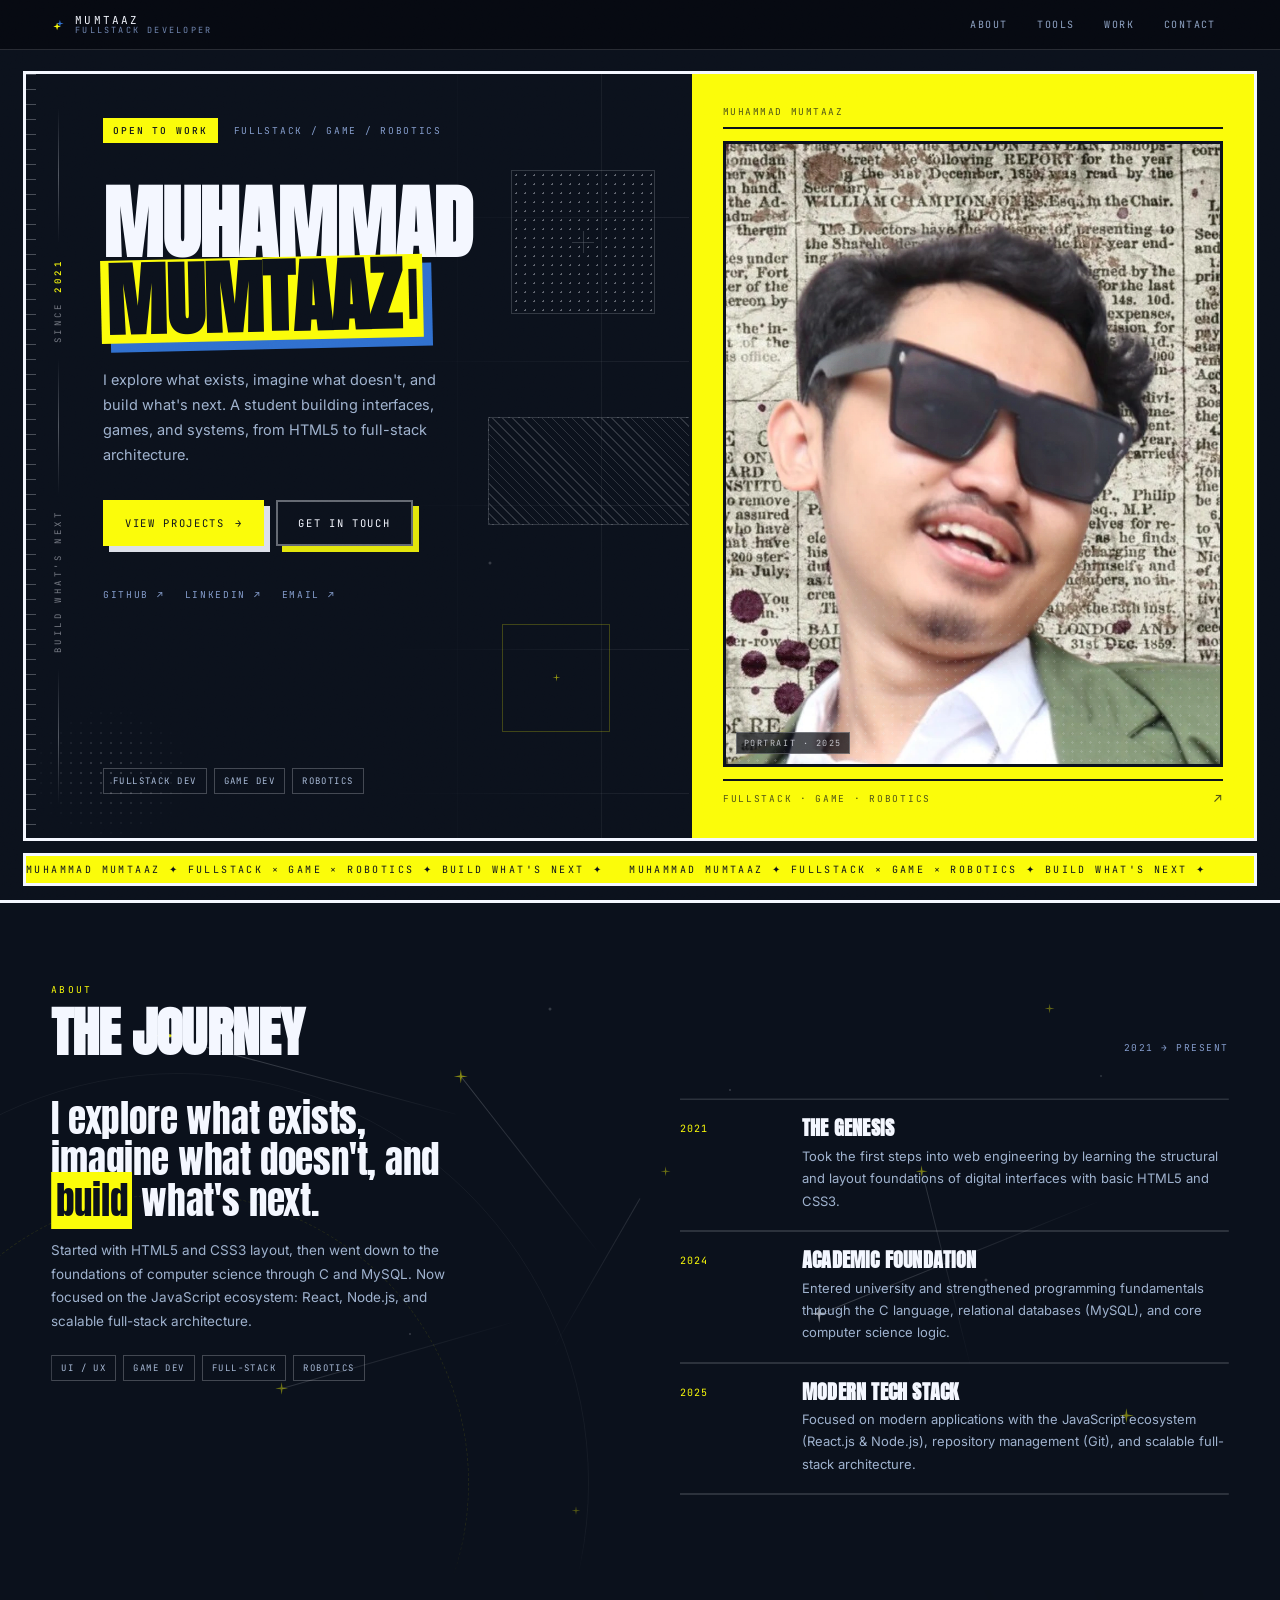
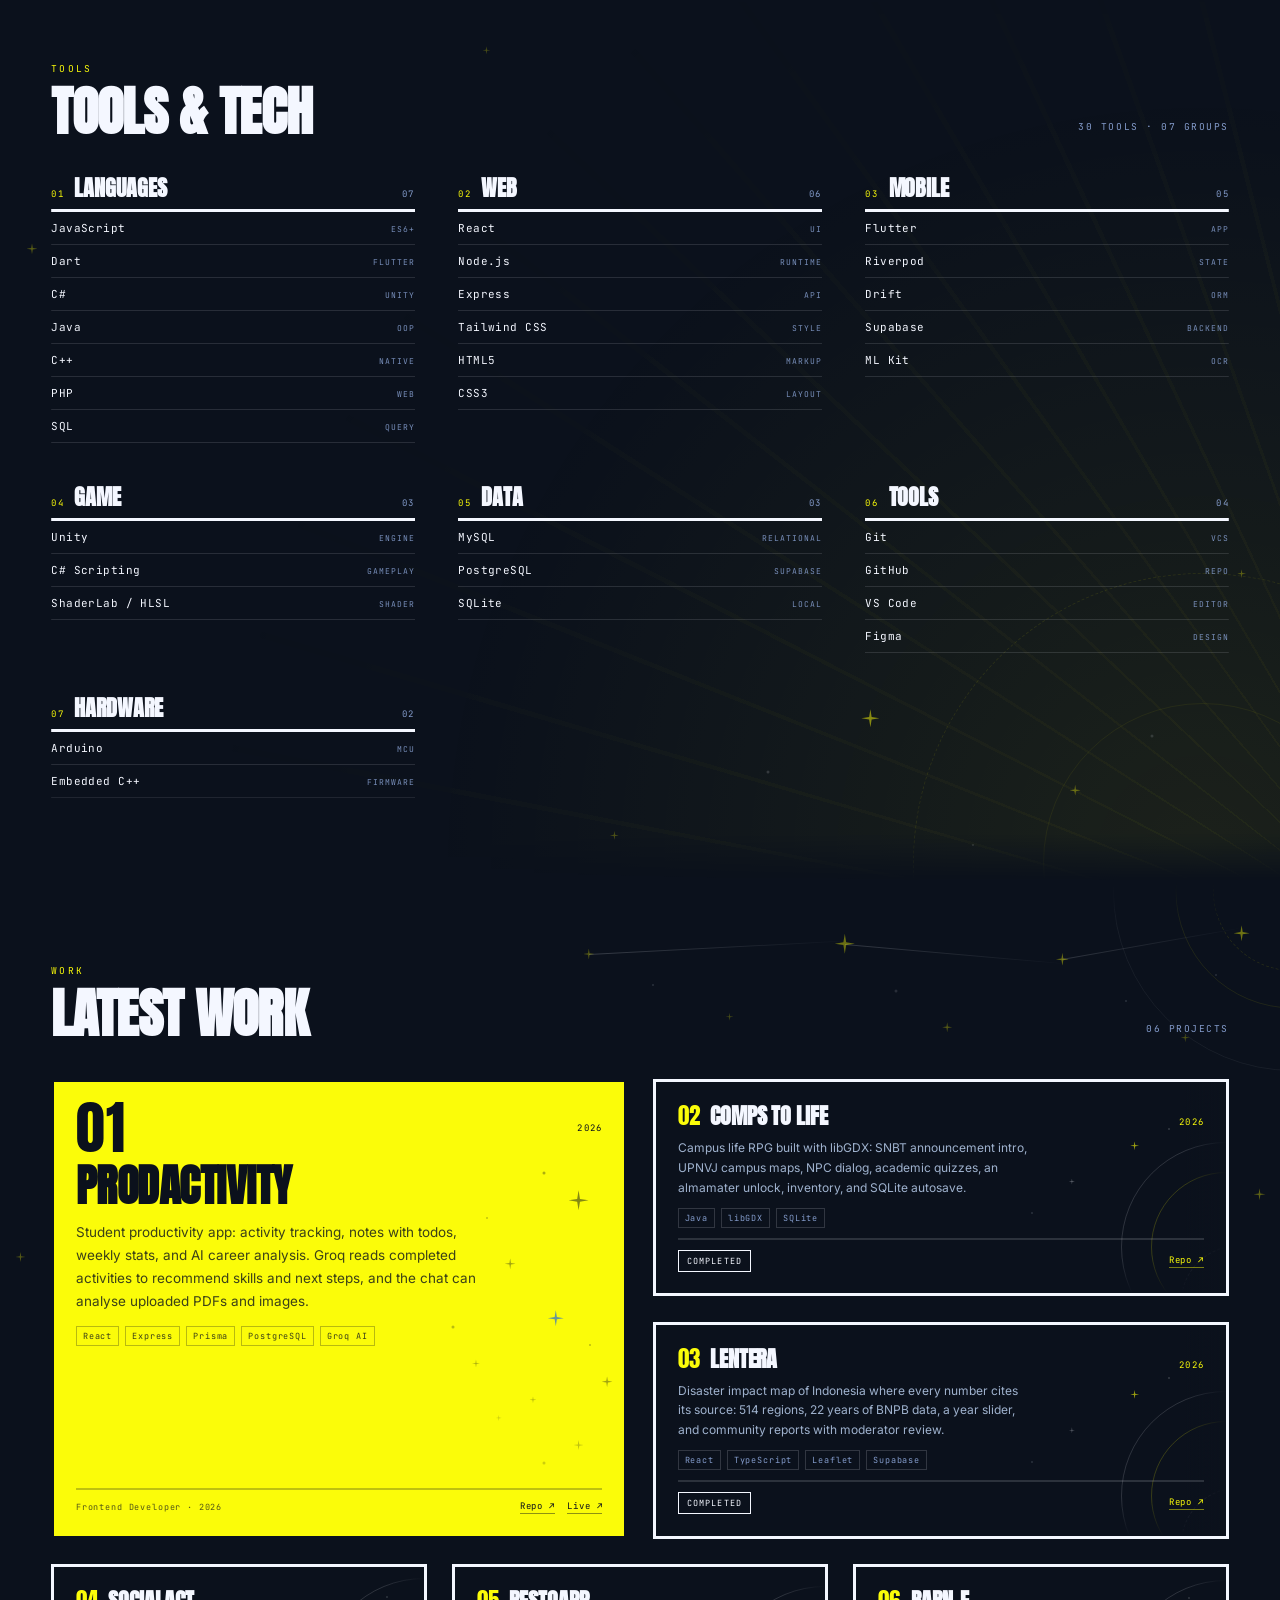
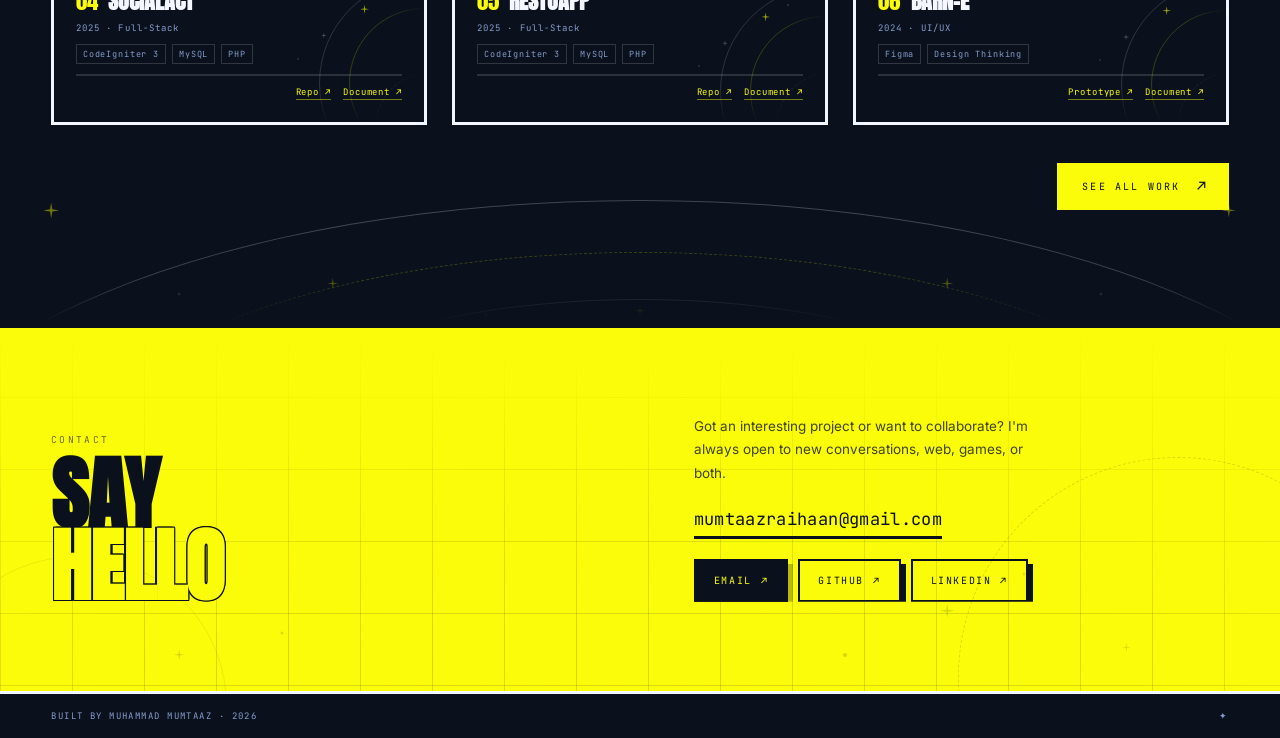
<file: index.html>
<!DOCTYPE html>
<html lang="en">
<head>
<meta charset="UTF-8" />
<meta name="viewport" content="width=device-width, initial-scale=1.0" />
<title>MUMTAAZ</title>
<meta name="description" content="Portofolio Muhammad Mumtaaz · Fullstack Developer, Game Developer, Robotics Enthusiast. I explore what exists, imagine what doesn't, and build what's next." />
<meta name="theme-color" content="#0B111C" />
<link rel="icon" href="favicon.svg" type="image/svg+xml" />
<link rel="apple-touch-icon" href="apple-touch-icon.png" />
<link rel="preconnect" href="https://fonts.googleapis.com" />
<link rel="preconnect" href="https://fonts.gstatic.com" crossorigin />
<link href="https://fonts.googleapis.com/css2?family=Anton&family=Instrument+Serif:ital@0;1&family=Inter:wght@300;400;500;600&family=JetBrains+Mono:wght@300;400;500&display=swap" rel="stylesheet" />
<link rel="stylesheet" href="styles.css" />
<link rel="stylesheet" href="scroll.css" />
<noscript><style>
  [data-sa] .sa-inner { clip-path: none !important; }
  [data-sa] [data-sa-reveal] > *, [data-sa] [data-sa-stagger] > *,
  [data-sa] [data-sa-block], [data-sa] .sa-mask-i {
    opacity: 1 !important; transform: none !important; translate: none !important;
  }
  .ld { display: none !important; }
  html.is-loading, html.is-loading body { overflow: auto !important; }
</style></noscript>
</head>
<body>

<div class="grain" aria-hidden="true"></div>

<div class="ld" id="ld" aria-hidden="true">
  <div class="ld__cells" id="ldCells"></div>
  <div class="ld__mid">
    <div class="ld__grid">
      <i></i><i></i><i></i>
      <i></i><i></i><i></i>
      <i></i><i></i><i></i>
    </div>
  </div>
</div>

<script>
(function () {
  var el = document.getElementById('ld');
  if (!el) return;

  var host = document.getElementById('ldCells');
  var COLS = 14, ROWS = 9;
  var START = 2.35;   /* sel grid mulai menghilang */
  var STEP = 0.03;

  for (var r = 0; r < ROWS; r++) {
    for (var c = 0; c < COLS; c++) {
      var cell = document.createElement('div');
      cell.className = 'ld__cell';
      cell.style.left = (c * (100 / COLS)) + '%';
      cell.style.top = (r * (100 / ROWS)) + '%';
      cell.style.width = (100 / COLS + 0.35) + '%';
      cell.style.height = (100 / ROWS + 0.35) + '%';
      cell.style.setProperty('--d', (START + (c + r) * STEP).toFixed(2) + 's');
      host.appendChild(cell);
    }
  }

  document.documentElement.classList.add('is-loading');

  var reduce = window.matchMedia && window.matchMedia('(prefers-reduced-motion: reduce)').matches;
  var hidden = document.visibilityState === 'hidden';

  function done() {
    if (el.parentNode) el.parentNode.removeChild(el);
    document.documentElement.classList.remove('is-loading');
  }

  /* tab dibuka di background: jangan tahan halaman */
  if (hidden) { done(); return; }

  /* hormati reduced-motion: tanpa animasi, langsung tampil */
  if (reduce) {
    el.classList.add('is-static');
    setTimeout(done, 350);
    return;
  }

  setTimeout(done, 3700);
})();
</script>


<!-- =======================================================
     HEADER · sticky, hanya dipakai halaman portofolio
     ======================================================= -->
<header class="switcher">
  <a class="sw-logo" href="#top">
    <svg class="sw-mark" viewBox="0 0 32 32" aria-hidden="true" focusable="false">
      <path d="M19 6 L20.6 12.4 L27 14 L20.6 15.6 L19 22 L17.4 15.6 L11 14 L17.4 12.4 Z" fill="#3070CF" />
      <path d="M13 12 L14.8 18.2 L21 20 L14.8 21.8 L13 28 L11.2 21.8 L5 20 L11.2 18.2 Z" fill="#FBFC09" />
    </svg>
    <span>Mumtaaz<em>Fullstack Developer</em></span>
  </a>

  <nav class="sw-nav is-text" aria-label="Page sections">
    <a href="#about" data-nav="about">About</a>
    <a href="#tools" data-nav="tools">Tools</a>
    <a href="#work" data-nav="work">Work</a>
    <a href="#contact" data-nav="contact">Contact</a>
  </nav>
</header>

<main id="top">
<!-- =======================================================
     HERO · rel kiri (L1) + panel foto (R1) + marquee
     Ornamen rel & slot foto: lihat blok "HERO · REL + FOTO"
     di styles.css.
     ======================================================= -->
<section class="hero v-b v-b--portfolio hero--rail" id="hero">
  <div class="b-frame">
    <div class="b-col b-col-left">
      <div class="hf" aria-hidden="true">
        <span class="hf-grid" style="--sz:144px;--a:.07"></span>
        <span class="hf-cell hf-cell--dots" style="--x:84%;--y:22%;--w:144px;--h:144px;--o:.95"></span>
        <span class="hf-cross" style="--x:84%;--y:22%;--w:22px;--o:.4"></span>
        <span class="hf-cell hf-cell--hatch" style="--x:86%;--y:52%;--w:216px;--h:108px;--o:.95"></span>
        <span class="hf-cell hf-cell--lemon" style="--x:80%;--y:79%;--w:108px;--h:108px;--o:.9"></span>
        <span class="hf-dot" style="--x:70%;--y:64%;--s:3px;--o:.45"></span>
        <span class="hf-star" style="--x:80%;--y:79%;--s:8px;--o:.55"></span>
      </div>
      <span class="b-ticks" aria-hidden="true"></span>
      <div class="b-rail" aria-hidden="true">
        <i></i>
        <span>Since <b>2021</b></span>
        <i></i>
        <span>Build what's next</span>
        <i></i>
      </div>

      <div class="b-topline">
        <span class="b-badge">OPEN TO WORK</span>
        <span class="b-mono">FULLSTACK / GAME / ROBOTICS</span>
      </div>

      <h1 class="b-title">
        <span>Muhammad</span>
        <span class="b-title-mark">Mumtaaz<span class="b-cursor" aria-hidden="true"></span></span>
      </h1>

      <p class="b-sub">
        I explore what exists, imagine what doesn't, and build what's next.
        A student building interfaces, games, and systems, from HTML5
        to full-stack architecture.
      </p>

      <div class="b-actions">
        <a class="b-btn" href="#work">VIEW PROJECTS <span aria-hidden="true">→</span></a>
        <a class="b-btn b-btn-ghost" href="#contact">GET IN TOUCH</a>
      </div>

      <div class="hero-social">
        <a href="https://github.com/tazzz-dev" target="_blank" rel="noreferrer">GitHub ↗</a>
        <a href="https://linkedin.com/in/muhammadmumtaaz" target="_blank" rel="noreferrer">LinkedIn ↗</a>
        <a href="mailto:mumtaazraihaan@gmail.com">Email ↗</a>
      </div>

      <ul class="b-chips" aria-label="Roles">
        <li>FULLSTACK DEV</li>
        <li>GAME DEV</li>
        <li>ROBOTICS</li>
      </ul>

      <div class="b-halftone" aria-hidden="true"></div>
    </div>

    <div class="b-col b-col-right">
      <div class="b-panel-head">
        <span>MUHAMMAD MUMTAAZ</span>
      </div>

      <div class="b-shot">
        <img src="assets/profile/profile-original-web.webp"
             alt="Muhammad Mumtaaz"
             width="900" height="1200"
             fetchpriority="high" decoding="async" />
        <span class="b-shot-cap">PORTRAIT · 2025</span>
      </div>

      <div class="b-panel-foot">
        <span class="b-mono">FULLSTACK · GAME · ROBOTICS</span>
        <span class="b-arrow" aria-hidden="true">↗</span>
      </div>
    </div>
  </div>

  <div class="b-marquee" aria-hidden="true">
    <div class="b-marquee-track">
      <span>MUHAMMAD MUMTAAZ ✦ FULLSTACK × GAME × ROBOTICS ✦ BUILD WHAT'S NEXT ✦</span>
      <span>MUHAMMAD MUMTAAZ ✦ FULLSTACK × GAME × ROBOTICS ✦ BUILD WHAT'S NEXT ✦</span>
    </div>
  </div>
</section>

<!-- =======================================================
     THE JOURNEY · nanti diganti jadi pengenalan "siapa saya"
     ======================================================= -->
<section class="sec sec--jbg" id="about" data-sa="s2">
  <span class="sa-rule" aria-hidden="true"></span>
  <span class="sa-sweep" aria-hidden="true"></span>

  <!-- latar J3 · Constellation: bintang + garis rasi, cincin putus-putus kiri bawah -->
  <div class="jbg" aria-hidden="true">
    <span class="jbg-ring jbg-ring--dash" style="--x:14%;--y:86%;--d:min(62vw,580px);--o:.5"></span>
    <span class="jbg-ring jbg-ring--thin" style="--x:14%;--y:86%;--d:min(88vw,820px);--o:.65"></span>

    <span class="jbg-line" style="--x:13%;--y:20%;--w:min(24vw,300px);--r:15deg;--o:.8"></span>
    <span class="jbg-line" style="--x:36%;--y:26%;--w:min(18vw,220px);--r:52deg;--o:.6"></span>
    <span class="jbg-line" style="--x:64%;--y:61%;--w:min(24vw,300px);--r:-22deg;--o:.65"></span>
    <span class="jbg-line" style="--x:72%;--y:40%;--w:min(16vw,200px);--r:76deg;--o:.5"></span>
    <span class="jbg-line" style="--x:22%;--y:72%;--w:min(20vw,240px);--r:-16deg;--o:.45"></span>
    <span class="jbg-line" style="--x:50%;--y:44%;--w:min(14vw,170px);--r:120deg;--o:.4"></span>

    <span class="jbg-star" style="--x:13%;--y:20%;--s:24px;--o:.85"></span>
    <span class="jbg-star" style="--x:36%;--y:26%;--s:14px;--o:.5"></span>
    <span class="jbg-star" style="--x:52%;--y:40%;--s:10px;--o:.4"></span>
    <span class="jbg-star" style="--x:64%;--y:61%;--s:18px;--o:.6;--c:var(--paper);--g:rgba(244,247,255,.4)"></span>
    <span class="jbg-star" style="--x:72%;--y:40%;--s:12px;--o:.45"></span>
    <span class="jbg-star" style="--x:88%;--y:76%;--s:15px;--o:.45"></span>
    <span class="jbg-star" style="--x:22%;--y:72%;--s:13px;--o:.4"></span>
    <span class="jbg-star" style="--x:45%;--y:90%;--s:9px;--o:.3"></span>
    <span class="jbg-star" style="--x:82%;--y:16%;--s:10px;--o:.35"></span>

    <span class="jbg-dot" style="--x:24%;--y:34%;--s:3px;--o:.7"></span>
    <span class="jbg-dot" style="--x:43%;--y:16%;--s:3px;--o:.5"></span>
    <span class="jbg-dot" style="--x:57%;--y:28%;--s:2px;--o:.55"></span>
    <span class="jbg-dot" style="--x:77%;--y:56%;--s:3px;--o:.5"></span>
    <span class="jbg-dot" style="--x:32%;--y:64%;--s:2px;--o:.55"></span>
    <span class="jbg-dot" style="--x:86%;--y:26%;--s:2px;--o:.45"></span>
  </div>

  <div class="sec-head">
    <div>
      <p class="sec-label">About</p>
      <h2 class="sec-title">The Journey</h2>
    </div>
    <p class="sec-note">2021 → present</p>
  </div>

  <div class="jrn">
    <div>
      <p class="jrn-quote">I explore what exists, imagine what doesn't, and <mark>build</mark> what's next.</p>
      <p class="jrn-note">
        Started with HTML5 and CSS3 layout, then went down to the foundations of
        computer science through C and MySQL. Now focused on the JavaScript
        ecosystem: React, Node.js, and scalable full-stack architecture.
      </p>
      <ul class="jrn-tags" aria-label="Fields">
        <li>UI / UX</li>
        <li>GAME DEV</li>
        <li>FULL-STACK</li>
        <li>ROBOTICS</li>
      </ul>
    </div>

    <div class="tls">
      <div class="tls-row">
        <span class="tls-year">2021</span>
        <div>
          <h3 class="tls-title">The Genesis</h3>
          <p class="tls-desc">
            Took the first steps into web engineering by learning the structural
            and layout foundations of digital interfaces with basic HTML5 and CSS3.
          </p>
        </div>
      </div>
      <div class="tls-row">
        <span class="tls-year">2024</span>
        <div>
          <h3 class="tls-title">Academic Foundation</h3>
          <p class="tls-desc">
            Entered university and strengthened programming fundamentals through
            the C language, relational databases (MySQL), and core computer science logic.
          </p>
        </div>
      </div>
      <div class="tls-row">
        <span class="tls-year">2025</span>
        <div>
          <h3 class="tls-title">Modern Tech Stack</h3>
          <p class="tls-desc">
            Focused on modern applications with the JavaScript ecosystem (React.js &amp;
            Node.js), repository management (Git), and scalable full-stack architecture.
          </p>
        </div>
      </div>
    </div>
  </div>
</section>

<!-- =======================================================
     TOOLS & TECH · ledger per kelompok (T1) + latar Burst (S3)
     30 tools / 7 kelompok, data dari repo github.com/tazzz-dev
     ======================================================= -->
<section class="sec sec--jbg" id="tools" data-sa="s2">
  <span class="sa-sweep" aria-hidden="true"></span>

  <div class="jbg" aria-hidden="true">
    <span class="jbg-glow" style="--fx:94%;--fy:98%"></span>
    <span class="jbg-rays" style="--fx:94%;--fy:98%;--o:.3"></span>
    <span class="jbg-ring jbg-ring--dash" style="--x:94%;--y:98%;--d:min(58vw,580px);--o:.5"></span>
    <span class="jbg-ring jbg-ring--lemon" style="--x:94%;--y:98%;--d:min(32vw,320px);--o:.45"></span>

    <span class="jbg-star" style="--x:68%;--y:82%;--s:18px;--o:.5"></span>
    <span class="jbg-star" style="--x:84%;--y:90%;--s:11px;--o:.35"></span>
    <span class="jbg-star" style="--x:48%;--y:95%;--s:9px;--o:.28"></span>
    <span class="jbg-star" style="--x:97%;--y:66%;--s:9px;--o:.3"></span>
    <span class="jbg-star" style="--x:2.5%;--y:30%;--s:11px;--o:.32"></span>
    <span class="jbg-star" style="--x:38%;--y:8%;--s:8px;--o:.26"></span>

    <span class="jbg-dot" style="--x:60%;--y:88%;--s:3px;--o:.45"></span>
    <span class="jbg-dot" style="--x:76%;--y:96%;--s:2px;--o:.5"></span>
    <span class="jbg-dot" style="--x:90%;--y:84%;--s:3px;--o:.4"></span>
  </div>

  <div class="sec-head">
    <div>
      <p class="sec-label">Tools</p>
      <h2 class="sec-title">Tools &amp; Tech</h2>
    </div>
    <p class="sec-note">30 tools · 07 groups</p>
  </div>

  <div class="t1">
    <div class="t1-g">
      <div class="t1-h"><span class="t1-num">01</span><h3>Languages</h3><span class="t1-c">07</span></div>
      <ul class="t1-i">
        <li><span>JavaScript</span><small>ES6+</small></li>
        <li><span>Dart</span><small>FLUTTER</small></li>
        <li><span>C#</span><small>UNITY</small></li>
        <li><span>Java</span><small>OOP</small></li>
        <li><span>C++</span><small>NATIVE</small></li>
        <li><span>PHP</span><small>WEB</small></li>
        <li><span>SQL</span><small>QUERY</small></li>
      </ul>
    </div>

    <div class="t1-g">
      <div class="t1-h"><span class="t1-num">02</span><h3>Web</h3><span class="t1-c">06</span></div>
      <ul class="t1-i">
        <li><span>React</span><small>UI</small></li>
        <li><span>Node.js</span><small>RUNTIME</small></li>
        <li><span>Express</span><small>API</small></li>
        <li><span>Tailwind CSS</span><small>STYLE</small></li>
        <li><span>HTML5</span><small>MARKUP</small></li>
        <li><span>CSS3</span><small>LAYOUT</small></li>
      </ul>
    </div>

    <div class="t1-g">
      <div class="t1-h"><span class="t1-num">03</span><h3>Mobile</h3><span class="t1-c">05</span></div>
      <ul class="t1-i">
        <li><span>Flutter</span><small>APP</small></li>
        <li><span>Riverpod</span><small>STATE</small></li>
        <li><span>Drift</span><small>ORM</small></li>
        <li><span>Supabase</span><small>BACKEND</small></li>
        <li><span>ML Kit</span><small>OCR</small></li>
      </ul>
    </div>

    <div class="t1-g">
      <div class="t1-h"><span class="t1-num">04</span><h3>Game</h3><span class="t1-c">03</span></div>
      <ul class="t1-i">
        <li><span>Unity</span><small>ENGINE</small></li>
        <li><span>C# Scripting</span><small>GAMEPLAY</small></li>
        <li><span>ShaderLab / HLSL</span><small>SHADER</small></li>
      </ul>
    </div>

    <div class="t1-g">
      <div class="t1-h"><span class="t1-num">05</span><h3>Data</h3><span class="t1-c">03</span></div>
      <ul class="t1-i">
        <li><span>MySQL</span><small>RELATIONAL</small></li>
        <li><span>PostgreSQL</span><small>SUPABASE</small></li>
        <li><span>SQLite</span><small>LOCAL</small></li>
      </ul>
    </div>

    <div class="t1-g">
      <div class="t1-h"><span class="t1-num">06</span><h3>Tools</h3><span class="t1-c">04</span></div>
      <ul class="t1-i">
        <li><span>Git</span><small>VCS</small></li>
        <li><span>GitHub</span><small>REPO</small></li>
        <li><span>VS Code</span><small>EDITOR</small></li>
        <li><span>Figma</span><small>DESIGN</small></li>
      </ul>
    </div>

    <div class="t1-g">
      <div class="t1-h"><span class="t1-num">07</span><h3>Hardware</h3><span class="t1-c">02</span></div>
      <ul class="t1-i">
        <li><span>Arduino</span><small>MCU</small></li>
        <li><span>Embedded C++</span><small>FIRMWARE</small></li>
      </ul>
    </div>
  </div>
</section>

<!-- =======================================================
     PROJECT · VARIAN 3 · BENTO
     Grid 6 kolom. Satu sel besar (lemon) untuk proyek terbaru,
     lima sel kecil untuk sisanya.
     ======================================================= -->
<section class="sec sec--jbg pj-field" id="work" data-sa="s2">
  <span class="sa-sweep" aria-hidden="true"></span>

  <div class="jbg" aria-hidden="true">
    <!-- busur memeluk grid dari bawah -->
    <span class="pj-arc" style="--t:88%;--h:30%;--l:-9%;--r:-9%;--o:.9"></span>
    <span class="pj-arc pj-arc--lemon" style="--t:93%;--h:23%;--l:4%;--r:4%;--o:.8;border-style:dashed"></span>
    <span class="pj-arc" style="--t:97.5%;--h:16%;--l:17%;--r:17%;--o:.6"></span>

    <!-- kanan atas: busur seperempat dari sudut + rangkaian bintang -->
    <span class="jbg-ring jbg-ring--thin pj-top" style="--x:101%;--y:1%;--d:min(36vw,360px);--o:.75"></span>
    <span class="jbg-ring jbg-ring--lemon pj-top" style="--x:101%;--y:1%;--d:min(23vw,235px);--o:.6"></span>
    <span class="jbg-ring jbg-ring--dash pj-top" style="--x:101%;--y:1%;--d:min(16vw,160px);--o:.55"></span>
    <span class="jbg-line pj-top" style="--x:46%;--y:7%;--w:min(20vw,290px);--r:-3deg;--o:.55"></span>
    <span class="jbg-line pj-top" style="--x:66%;--y:6%;--w:min(17vw,250px);--r:5deg;--o:.5"></span>
    <span class="jbg-line pj-top" style="--x:83%;--y:7.5%;--w:min(14vw,205px);--r:-10deg;--o:.45"></span>
    <span class="jbg-star pj-top" style="--x:46%;--y:7%;--s:11px;--o:.3"></span>
    <span class="jbg-star pj-top" style="--x:57%;--y:13%;--s:8px;--o:.24"></span>
    <span class="jbg-star pj-top" style="--x:66%;--y:6%;--s:20px;--o:.4"></span>
    <span class="jbg-star pj-top" style="--x:74%;--y:14%;--s:10px;--o:.3"></span>
    <span class="jbg-star pj-top" style="--x:83%;--y:7.5%;--s:13px;--o:.38"></span>
    <span class="jbg-star pj-top" style="--x:92.6%;--y:15%;--s:9px;--o:.28"></span>
    <span class="jbg-star pj-top" style="--x:97%;--y:5%;--s:16px;--o:.42"></span>
    <span class="jbg-dot pj-top" style="--x:51%;--y:10%;--s:2px;--o:.4"></span>
    <span class="jbg-dot pj-top" style="--x:70%;--y:10.5%;--s:3px;--o:.36"></span>
    <span class="jbg-dot pj-top" style="--x:88%;--y:11.5%;--s:2px;--o:.4"></span>
    <span class="jbg-dot pj-top" style="--x:95%;--y:9%;--s:2px;--o:.38"></span>

    <!-- tepi & pita bawah -->
    <span class="jbg-star" style="--x:4%;--y:89%;--s:16px;--o:.42"></span>
    <span class="jbg-star" style="--x:96%;--y:89%;--s:14px;--o:.38"></span>
    <span class="jbg-star" style="--x:26%;--y:96%;--s:11px;--o:.3"></span>
    <span class="jbg-star" style="--x:74%;--y:96%;--s:12px;--o:.32"></span>
    <span class="jbg-star" style="--x:50%;--y:98.6%;--s:9px;--o:.28"></span>
    <span class="jbg-star" style="--x:98.4%;--y:30%;--s:12px;--o:.34"></span>
    <span class="jbg-star" style="--x:1.6%;--y:36%;--s:10px;--o:.3"></span>
    <span class="jbg-dot" style="--x:14%;--y:97%;--s:3px;--o:.4"></span>
    <span class="jbg-dot" style="--x:38%;--y:99%;--s:3px;--o:.32"></span>
    <span class="jbg-dot" style="--x:62%;--y:99%;--s:2px;--o:.32"></span>
    <span class="jbg-dot" style="--x:86%;--y:97%;--s:3px;--o:.4"></span>
  </div>

  <div class="sec-head">
    <div>
      <p class="sec-label">Work</p>
      <h2 class="sec-title">Latest Work</h2>
    </div>
    <p class="sec-note">06 projects</p>
  </div>

  <div class="pv3-grid">

    <article class="pv3-cell pv3-cell--hero">
      <div class="pj-in pj-in--hero" aria-hidden="true">
        <span class="pj-in-star" style="--x:92%;--y:26%;--s:20px;--o:.8"></span>
        <span class="pj-in-star" style="--x:80%;--y:40%;--s:11px;--o:.6"></span>
        <span class="pj-in-star pj-in-star--cobalt" style="--x:88%;--y:52%;--s:16px;--o:.9"></span>
        <span class="pj-in-star" style="--x:74%;--y:62%;--s:8px;--o:.5"></span>
        <span class="pj-in-star" style="--x:97%;--y:66%;--s:11px;--o:.6"></span>
        <span class="pj-in-star" style="--x:66%;--y:44%;--s:6px;--o:.4"></span>
        <span class="pj-in-star" style="--x:84%;--y:70%;--s:7px;--o:.45"></span>
        <span class="pj-in-star" style="--x:92%;--y:80%;--s:10px;--o:.4"></span>
        <span class="pj-in-star" style="--x:78%;--y:74%;--s:6px;--o:.35"></span>
        <span class="pj-in-dot" style="--x:86%;--y:20%;--s:3px;--o:.6"></span>
        <span class="pj-in-dot" style="--x:70%;--y:54%;--s:3px;--o:.5"></span>
        <span class="pj-in-dot" style="--x:94%;--y:58%;--s:2px;--o:.5"></span>
        <span class="pj-in-dot" style="--x:76%;--y:30%;--s:2px;--o:.45"></span>
        <span class="pj-in-dot" style="--x:86%;--y:84%;--s:3px;--o:.35"></span>
      </div>
      <div class="pv3-hero-top">
        <span class="pv3-num pv3-num--big">01</span>
        <span class="pv3-year">2026</span>
      </div>
      <h3 class="pv3-title pv3-title--big">ProdActivity</h3>
      <p class="pv3-desc">
        Student productivity app: activity tracking, notes with todos, weekly
        stats, and AI career analysis. Groq reads completed activities to
        recommend skills and next steps, and the chat can analyse uploaded
        PDFs and images.
      </p>
      <ul class="pv3-tags"><li>React</li><li>Express</li><li>Prisma</li><li>PostgreSQL</li><li>Groq AI</li></ul>
      <div class="pv3-foot">
        <span class="pv3-role">Frontend Developer · 2026</span>
        <div class="pv3-links">
          <a href="https://github.com/ProductiveActivity/ProdActivity" target="_blank" rel="noreferrer">Repo ↗</a>
          <a href="https://project-web-bersama.vercel.app" target="_blank" rel="noreferrer">Live ↗</a>
        </div>
      </div>
    </article>

    <article class="pv3-cell">
      <div class="pj-in" aria-hidden="true">
        <span class="pj-in-arc" style="--x:100%;--y:78%;--d:210px;--o:.9"></span>
        <span class="pj-in-arc pj-in-arc--lemon" style="--x:100%;--y:78%;--d:150px;--o:.9"></span>
        <span class="pj-in-arc pj-in-arc--dash" style="--x:102%;--y:104%;--d:112px;--o:.45"></span>
        <span class="jbg-star" style="--x:84%;--y:30%;--s:9px;--o:.6"></span>
        <span class="jbg-star" style="--x:73%;--y:47%;--s:6px;--o:.4;--c:rgba(244,247,255,.8);--g:rgba(244,247,255,.22)"></span>
        <span class="jbg-dot" style="--x:90%;--y:22%;--s:2px;--o:.5"></span>
        <span class="jbg-dot" style="--x:66%;--y:62%;--s:2px;--o:.4"></span>
      </div>
      <div class="pv3-row">
        <span class="pv3-num">02</span>
        <h3 class="pv3-title">COMPS to Life</h3>
        <span class="pv3-year">2026</span>
      </div>
      <p class="pv3-desc pv3-desc--sm">
        Campus life RPG built with libGDX: SNBT announcement intro, UPNVJ campus maps, NPC dialog, academic quizzes, an almamater unlock, inventory, and SQLite autosave.
      </p>
      <ul class="pv3-tags"><li>Java</li><li>libGDX</li><li>SQLite</li></ul>
      <div class="pv3-foot">
        <span class="badge">Completed</span>
        <div class="pv3-links">
          <a href="https://github.com/tazzz-dev/COMPS-to-Life" target="_blank" rel="noreferrer">Repo ↗</a>
        </div>
      </div>
    </article>

    <article class="pv3-cell">
      <div class="pj-in" aria-hidden="true">
        <span class="pj-in-arc" style="--x:100%;--y:81%;--d:210px;--o:.9"></span>
        <span class="pj-in-arc pj-in-arc--lemon" style="--x:100%;--y:81%;--d:150px;--o:.9"></span>
        <span class="pj-in-arc pj-in-arc--dash" style="--x:102%;--y:104%;--d:112px;--o:.45"></span>
        <span class="jbg-star" style="--x:84%;--y:33%;--s:9px;--o:.6"></span>
        <span class="jbg-star" style="--x:73%;--y:50%;--s:6px;--o:.4;--c:rgba(244,247,255,.8);--g:rgba(244,247,255,.22)"></span>
        <span class="jbg-dot" style="--x:90%;--y:25%;--s:2px;--o:.5"></span>
        <span class="jbg-dot" style="--x:66%;--y:65%;--s:2px;--o:.4"></span>
      </div>
      <div class="pv3-row">
        <span class="pv3-num">03</span>
        <h3 class="pv3-title">Lentera</h3>
        <span class="pv3-year">2026</span>
      </div>
      <p class="pv3-desc pv3-desc--sm">
        Disaster impact map of Indonesia where every number cites its source: 514 regions, 22 years of BNPB data, a year slider, and community reports with moderator review.
      </p>
      <ul class="pv3-tags"><li>React</li><li>TypeScript</li><li>Leaflet</li><li>Supabase</li></ul>
      <div class="pv3-foot">
        <span class="badge">Completed</span>
        <div class="pv3-links">
          <a href="https://github.com/rzayyanr/lentera" target="_blank" rel="noreferrer">Repo ↗</a>
        </div>
      </div>
    </article>

    <article class="pv3-cell pv3-cell--sm">
      <div class="pj-in" aria-hidden="true">
        <span class="pj-in-arc" style="--x:100%;--y:75%;--d:210px;--o:.9"></span>
        <span class="pj-in-arc pj-in-arc--lemon" style="--x:100%;--y:75%;--d:150px;--o:.9"></span>
        <span class="pj-in-arc pj-in-arc--dash" style="--x:102%;--y:104%;--d:112px;--o:.45"></span>
        <span class="jbg-star" style="--x:84%;--y:27%;--s:9px;--o:.6"></span>
        <span class="jbg-star" style="--x:73%;--y:44%;--s:6px;--o:.4;--c:rgba(244,247,255,.8);--g:rgba(244,247,255,.22)"></span>
        <span class="jbg-dot" style="--x:90%;--y:19%;--s:2px;--o:.5"></span>
        <span class="jbg-dot" style="--x:66%;--y:59%;--s:2px;--o:.4"></span>
      </div>
      <div class="pv3-row">
        <span class="pv3-num">04</span>
        <h3 class="pv3-title">SocialAct</h3>
      </div>
      <p class="pv3-year pv3-year--block">2025 · Full-Stack</p>
      <ul class="pv3-tags"><li>CodeIgniter 3</li><li>MySQL</li><li>PHP</li></ul>
      <div class="pv3-foot">
        <div class="pv3-links">
          <a href="https://github.com/mfaatihyusron/socialact" target="_blank" rel="noreferrer">Repo ↗</a>
          <a href="https://drive.google.com/file/d/1mlVLPcdQsDg9bWOSuAPvfsQ5b9rIk16E/view" target="_blank" rel="noreferrer">Document ↗</a>
        </div>
      </div>
    </article>

    <article class="pv3-cell pv3-cell--sm">
      <div class="pj-in" aria-hidden="true">
        <span class="pj-in-arc" style="--x:100%;--y:80%;--d:210px;--o:.9"></span>
        <span class="pj-in-arc pj-in-arc--lemon" style="--x:100%;--y:80%;--d:150px;--o:.9"></span>
        <span class="pj-in-arc pj-in-arc--dash" style="--x:102%;--y:104%;--d:112px;--o:.45"></span>
        <span class="jbg-star" style="--x:84%;--y:32%;--s:9px;--o:.6"></span>
        <span class="jbg-star" style="--x:73%;--y:49%;--s:6px;--o:.4;--c:rgba(244,247,255,.8);--g:rgba(244,247,255,.22)"></span>
        <span class="jbg-dot" style="--x:90%;--y:24%;--s:2px;--o:.5"></span>
        <span class="jbg-dot" style="--x:66%;--y:64%;--s:2px;--o:.4"></span>
      </div>
      <div class="pv3-row">
        <span class="pv3-num">05</span>
        <h3 class="pv3-title">RestoApp</h3>
      </div>
      <p class="pv3-year pv3-year--block">2025 · Full-Stack</p>
      <ul class="pv3-tags"><li>CodeIgniter 3</li><li>MySQL</li><li>PHP</li></ul>
      <div class="pv3-foot">
        <div class="pv3-links">
          <a href="https://github.com/tazzz-dev/resto-app" target="_blank" rel="noreferrer">Repo ↗</a>
          <a href="https://drive.google.com/file/d/1llr6OYW9KATH3qa5okMk4BIHrS4VumBy/view" target="_blank" rel="noreferrer">Document ↗</a>
        </div>
      </div>
    </article>

    <article class="pv3-cell pv3-cell--sm">
      <div class="pj-in" aria-hidden="true">
        <span class="pj-in-arc" style="--x:100%;--y:76%;--d:210px;--o:.9"></span>
        <span class="pj-in-arc pj-in-arc--lemon" style="--x:100%;--y:76%;--d:150px;--o:.9"></span>
        <span class="pj-in-arc pj-in-arc--dash" style="--x:102%;--y:104%;--d:112px;--o:.45"></span>
        <span class="jbg-star" style="--x:84%;--y:28%;--s:9px;--o:.6"></span>
        <span class="jbg-star" style="--x:73%;--y:45%;--s:6px;--o:.4;--c:rgba(244,247,255,.8);--g:rgba(244,247,255,.22)"></span>
        <span class="jbg-dot" style="--x:90%;--y:20%;--s:2px;--o:.5"></span>
        <span class="jbg-dot" style="--x:66%;--y:60%;--s:2px;--o:.4"></span>
      </div>
      <div class="pv3-row">
        <span class="pv3-num">06</span>
        <h3 class="pv3-title">Barn-E</h3>
      </div>
      <p class="pv3-year pv3-year--block">2024 · UI/UX</p>
      <ul class="pv3-tags"><li>Figma</li><li>Design Thinking</li></ul>
      <div class="pv3-foot">
        <div class="pv3-links">
          <a href="https://www.figma.com/proto/Pu7LM8RnHtDqDeF7YktIHU/Apk-BarnE?node-id=131-1595&starting-point-node-id=131%3A1595" target="_blank" rel="noreferrer">Prototype ↗</a>
          <a href="https://drive.google.com/file/d/17-eMZJQ6C2b9_94BUbUz9_P3hgrNrgQs/view" target="_blank" rel="noreferrer">Document ↗</a>
        </div>
      </div>
    </article>

  </div>

  <div class="sec-more">
    <a class="sec-more-btn" href="work.html">
      <span>See all work</span>
      <span class="sec-more-go" aria-hidden="true">↗</span>
    </a>
  </div>
</section>

<!-- =======================================================
     LET'S TALK · blok lemon penuh, kata kedua knockout
     + latar Blueprint (C2): kisi garis ink memudar dari kanan bawah
     ======================================================= -->
<section class="cnt" id="contact" data-sa="s2">
  <span class="sa-rule" aria-hidden="true"></span>
  <span class="sa-sweep" aria-hidden="true"></span>

  <div class="cbg" aria-hidden="true">
    <span class="c-grid c-grid--left"></span>
    <span class="c-grid"></span>
    <span class="c-ring c-ring--dash" style="--x:92%;--y:96%;--d:min(46vw,440px);--o:.55"></span>
    <span class="c-ring" style="--x:6%;--y:104%;--d:min(30vw,300px);--o:.45"></span>

    <span class="c-star" style="--x:74%;--y:78%;--s:14px;--o:.3"></span>
    <span class="c-star" style="--x:88%;--y:88%;--s:9px;--o:.24"></span>
    <span class="c-star" style="--x:14%;--y:90%;--s:11px;--o:.3"></span>
    <span class="c-dot" style="--x:66%;--y:90%;--s:4px;--o:.4"></span>
    <span class="c-dot" style="--x:80%;--y:68%;--s:3px;--o:.3"></span>
    <span class="c-dot" style="--x:22%;--y:84%;--s:3px;--o:.35"></span>
  </div>

  <div class="sa-inner">
    <div class="cnt-grid">
      <div>
        <p class="cnt-label">Contact</p>
        <h2 class="cnt-title">Say<br /><span class="cnt-knock">Hello</span></h2>
      </div>

      <div>
        <p class="cnt-note">
          Got an interesting project or want to collaborate? I'm always open
          to new conversations, web, games, or both.
        </p>
        <a class="cnt-mail" href="mailto:mumtaazraihaan@gmail.com">mumtaazraihaan@gmail.com</a>
        <div class="cnt-links">
          <a class="cnt-link" href="mailto:mumtaazraihaan@gmail.com">Email <span aria-hidden="true">↗</span></a>
          <a class="cnt-link cnt-link--ghost" href="https://github.com/tazzz-dev" target="_blank" rel="noreferrer">GitHub <span aria-hidden="true">↗</span></a>
          <a class="cnt-link cnt-link--ghost" href="https://linkedin.com/in/muhammadmumtaaz" target="_blank" rel="noreferrer">LinkedIn <span aria-hidden="true">↗</span></a>
        </div>
      </div>
    </div>
  </div>
</section>

<!-- =======================================================
     FOOTER
     ======================================================= -->
<footer class="ftr">
  <span>Built by Muhammad Mumtaaz · 2026</span>
  <span aria-hidden="true">✦</span>
</footer>
</main>

<script src="script.js"></script>
<script src="scroll.js"></script>
</body>
</html>
</file>
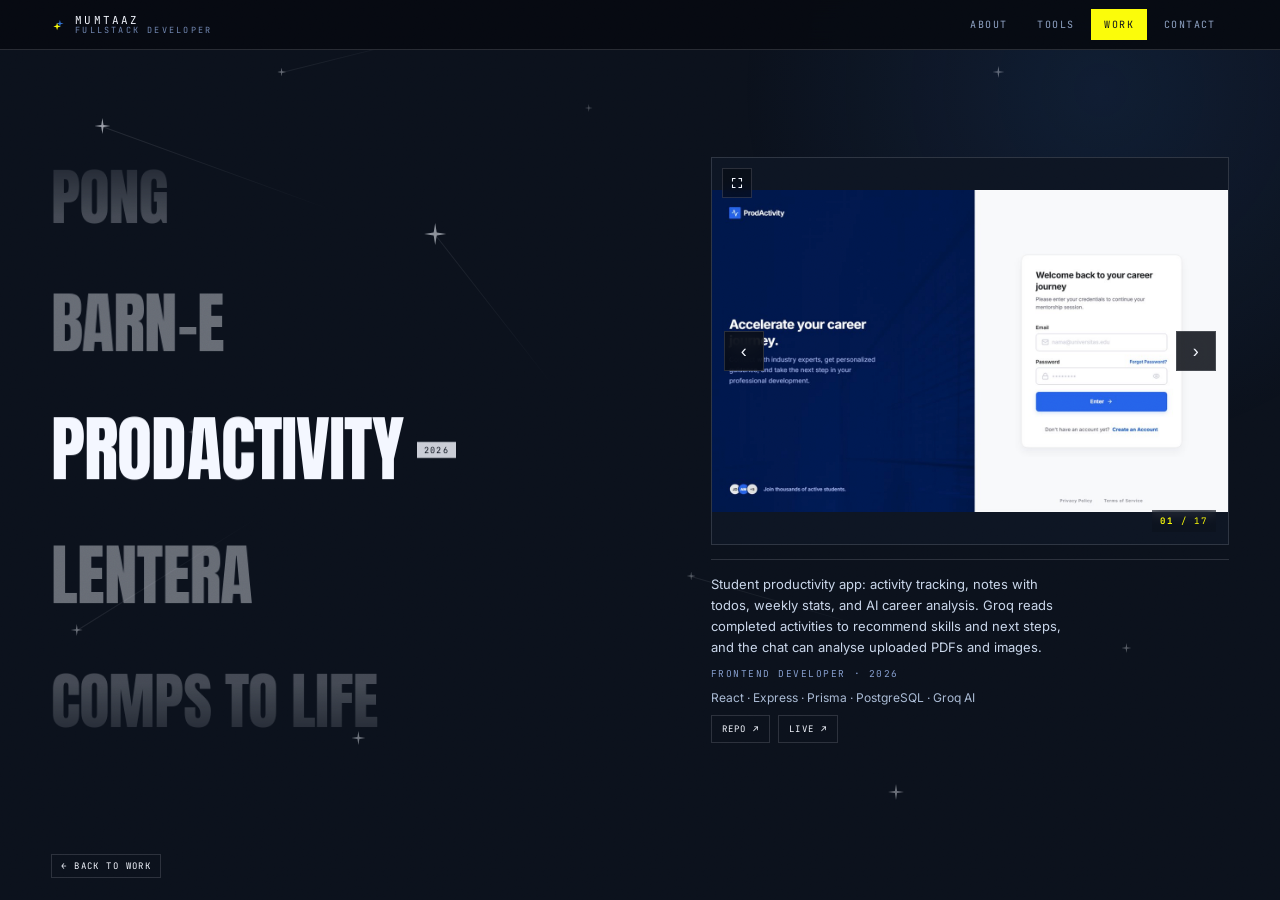
<file: work.html>
<!DOCTYPE html>
<html lang="en">
<head>
<meta charset="UTF-8" />
<meta name="viewport" content="width=device-width, initial-scale=1.0" />
<title>Work — Muhammad Mumtaaz</title>
<meta name="description" content="Selected work — web, game, and product interfaces by Muhammad Mumtaaz." />
<meta name="theme-color" content="#0B111C" />
<link rel="icon" href="favicon.svg" type="image/svg+xml" />
<link rel="preconnect" href="https://fonts.googleapis.com" />
<link rel="preconnect" href="https://fonts.gstatic.com" crossorigin />
<link href="https://fonts.googleapis.com/css2?family=Anton&family=Instrument+Serif:ital@0;1&family=Inter:wght@300;400;500;600&family=JetBrains+Mono:wght@300;400;500&display=swap" rel="stylesheet" />
<link rel="stylesheet" href="styles.css" />
<link rel="stylesheet" href="work.css" />
</head>
<body class="w-page" data-stars="a">

<div class="grain" aria-hidden="true"></div>

<!-- ============ LATAR BINTANG (3 variasi) ============ -->
<div class="wk-sky" aria-hidden="true">

  <!-- A · Constellation -->
  <div class="wk-sky__set wk-sky__set--a">
    <span class="wk-glow" style="--x:86%;--y:10%;--c:48,112,207;--o:.13"></span>

    <span class="wk-line" style="--x:8%;--y:14%;--w:min(20vw,240px);--r:20deg;--o:.32"></span>
    <span class="wk-line" style="--x:34%;--y:26%;--w:min(16vw,190px);--r:52deg;--o:.25"></span>
    <span class="wk-line" style="--x:22%;--y:8%;--w:min(14vw,160px);--r:-14deg;--o:.22"></span>
    <span class="wk-line" style="--x:6%;--y:70%;--w:min(18vw,210px);--r:-32deg;--o:.26"></span>
    <span class="wk-line" style="--x:54%;--y:64%;--w:min(17vw,200px);--r:16deg;--o:.24"></span>

    <span class="wk-star" style="--x:8%;--y:14%;--s:16px;--o:.6"></span>
    <span class="wk-star" style="--x:22%;--y:8%;--s:9px;--o:.38;--dl:-1.4s"></span>
    <span class="wk-star" style="--x:34%;--y:26%;--s:22px;--o:.55;--dl:-3s"></span>
    <span class="wk-star" style="--x:15%;--y:48%;--s:8px;--o:.3;--dl:-2s"></span>
    <span class="wk-star" style="--x:46%;--y:12%;--s:8px;--o:.28;--dl:-4.2s"></span>
    <span class="wk-star" style="--x:6%;--y:70%;--s:12px;--o:.4;--dl:-.8s"></span>
    <span class="wk-star" style="--x:28%;--y:82%;--s:14px;--o:.42;--dl:-2.6s"></span>
    <span class="wk-star" style="--x:54%;--y:64%;--s:9px;--o:.3;--dl:-5s"></span>
    <span class="wk-star" style="--x:70%;--y:88%;--s:16px;--o:.4;--dl:-1.8s"></span>
    <span class="wk-star" style="--x:88%;--y:72%;--s:10px;--o:.32;--dl:-3.6s;--c:var(--paper);--g:rgba(244,247,255,.35)"></span>
    <span class="wk-star" style="--x:78%;--y:8%;--s:12px;--o:.36;--dl:-2.2s"></span>
    <span class="wk-star" style="--x:93%;--y:44%;--s:8px;--o:.26;--dl:-4.8s"></span>
  </div>

  <!-- B · Dust -->
  <div class="wk-sky__set wk-sky__set--b">
    <span class="wk-glow" style="--x:18%;--y:74%;--c:204,121,253;--o:.12"></span>
    <span class="wk-glow" style="--x:82%;--y:22%;--c:48,112,207;--o:.15"></span>
    <span class="wk-dust"></span>
    <span class="wk-star" style="--x:12%;--y:30%;--s:8px;--o:.32;--dl:-1s"></span>
    <span class="wk-star" style="--x:64%;--y:20%;--s:10px;--o:.34;--dl:-3s"></span>
    <span class="wk-star" style="--x:30%;--y:88%;--s:8px;--o:.28;--dl:-2s"></span>
    <span class="wk-star" style="--x:86%;--y:64%;--s:10px;--o:.3;--dl:-4s"></span>
  </div>

  <!-- C · Orbit -->
  <div class="wk-sky__set wk-sky__set--c">
    <span class="wk-ring" style="--x:98%;--y:16%;--d:min(64vw,660px);--o:.5"></span>
    <span class="wk-ring wk-ring--lemon" style="--x:98%;--y:16%;--d:min(42vw,430px);--o:.4"></span>
    <span class="wk-ring wk-ring--dash" style="--x:2%;--y:98%;--d:min(48vw,480px);--o:.35"></span>

    <span class="wk-star" style="--x:12%;--y:20%;--s:14px;--o:.45;--dl:-1.2s"></span>
    <span class="wk-star" style="--x:24%;--y:58%;--s:9px;--o:.3;--dl:-2.4s"></span>
    <span class="wk-star" style="--x:40%;--y:76%;--s:12px;--o:.35;--dl:-3.1s"></span>
    <span class="wk-star" style="--x:58%;--y:34%;--s:8px;--o:.26;--dl:-4.4s"></span>
    <span class="wk-star" style="--x:72%;--y:66%;--s:10px;--o:.32;--dl:-.9s"></span>
    <span class="wk-star" style="--x:88%;--y:84%;--s:12px;--o:.34;--dl:-2.8s"></span>
    <span class="wk-star" style="--x:8%;--y:88%;--s:8px;--o:.26;--dl:-5.2s"></span>
    <span class="wk-star" style="--x:48%;--y:10%;--s:10px;--o:.3;--dl:-1.6s"></span>
  </div>

</div>

<!-- ============ HEADER — sama dengan halaman utama ============ -->
<header class="switcher">
  <a class="sw-logo" href="index.html#top">
    <svg class="sw-mark" viewBox="0 0 32 32" aria-hidden="true" focusable="false">
      <path d="M19 6 L20.6 12.4 L27 14 L20.6 15.6 L19 22 L17.4 15.6 L11 14 L17.4 12.4 Z" fill="#3070CF" />
      <path d="M13 12 L14.8 18.2 L21 20 L14.8 21.8 L13 28 L11.2 21.8 L5 20 L11.2 18.2 Z" fill="#FBFC09" />
    </svg>
    <span>Mumtaaz<em>Fullstack Developer</em></span>
  </a>

  <nav class="sw-nav is-text" aria-label="Page sections">
    <a href="index.html#about">About</a>
    <a href="index.html#tools">Tools</a>
    <a href="index.html#work" class="is-active">Work</a>
    <a href="index.html#contact">Contact</a>
  </nav>
</header>

<!-- ============ WHEEL + MEDIA ============ -->
<main class="wk wk--a" data-wk>

  <section class="wk-wheel" aria-label="Project wheel">
    <ul class="wk-list">
      <li>
        <button class="wk-name is-on" type="button" data-i="0" aria-current="true">
          <span class="wk-label">ProdActivity</span>
          <span class="wk-chips">
            <span class="w-chip">2026</span>
          </span>
        </button>
      </li>
      <li>
        <button class="wk-name" type="button" data-i="1">
          <span class="wk-label">Lentera</span>
          <span class="wk-chips">
            <span class="w-chip">2026</span>
          </span>
        </button>
      </li>
      <li>
        <button class="wk-name" type="button" data-i="2">
          <span class="wk-label">COMPS to Life</span>
          <span class="wk-chips">
            <span class="w-chip">2026</span>
          </span>
        </button>
      </li>
      <li>
        <button class="wk-name" type="button" data-i="3">
          <span class="wk-label">SocialAct</span>
          <span class="wk-chips">
            <span class="w-chip">2025</span>
          </span>
        </button>
      </li>
      <li>
        <button class="wk-name" type="button" data-i="4">
          <span class="wk-label">RestoApp</span>
          <span class="wk-chips">
            <span class="w-chip">2025</span>
          </span>
        </button>
      </li>
      <li>
        <button class="wk-name" type="button" data-i="5">
          <span class="wk-label">Snake</span>
          <span class="wk-chips">
            <span class="w-chip">2025</span>
          </span>
        </button>
      </li>
      <li>
        <button class="wk-name" type="button" data-i="6">
          <span class="wk-label">Pong</span>
          <span class="wk-chips">
            <span class="w-chip">2025</span>
          </span>
        </button>
      </li>
      <li>
        <button class="wk-name" type="button" data-i="5">
          <span class="wk-label">Barn-E</span>
          <span class="wk-chips">
            <span class="w-chip">2024</span>
          </span>
        </button>
      </li>
    </ul>

    <nav class="wk-dots-nav" aria-label="Project navigation">
      <button class="wk-dot-btn is-on" type="button" data-wk-to="0" aria-label="ProdActivity" aria-current="true"></button>
      <button class="wk-dot-btn" type="button" data-wk-to="1" aria-label="Lentera"></button>
      <button class="wk-dot-btn" type="button" data-wk-to="2" aria-label="COMPS to Life"></button>
      <button class="wk-dot-btn" type="button" data-wk-to="3" aria-label="SocialAct"></button>
      <button class="wk-dot-btn" type="button" data-wk-to="4" aria-label="RestoApp"></button>
      <button class="wk-dot-btn" type="button" data-wk-to="5" aria-label="Snake"></button>
      <button class="wk-dot-btn" type="button" data-wk-to="6" aria-label="Pong"></button>
      <button class="wk-dot-btn" type="button" data-wk-to="7" aria-label="Barn-E"></button>
    </nav>
  </section>

  <aside class="wk-media" aria-label="Project photos">
    <figure class="wk-shot">
      <div class="wk-photos" data-wk-photos>
        <div class="wk-photo is-on">
          <div class="w-art w-art--1" aria-hidden="true"><span class="w-art-n">01</span></div>
        </div>
      </div>

      <button class="wk-nav wk-nav--prev" type="button" data-wk-photo="-1" aria-label="Previous photo">‹</button>
      <button class="wk-nav wk-nav--next" type="button" data-wk-photo="1" aria-label="Next photo">›</button>

      <span class="wk-count"><b data-wk-count>01</b> / <span data-wk-total>03</span></span>

      <button class="wk-expand" type="button" data-wk-expand aria-label="View fullscreen">
        <svg viewBox="0 0 16 16" width="12" height="12" aria-hidden="true">
          <path d="M2 6V2h4M10 2h4v4M14 10v4h-4M6 14H2v-4" fill="none" stroke="currentColor" stroke-width="1.4" />
        </svg>
      </button>
    </figure>

    <div class="wk-info">
      <p class="wk-desc" data-wk-desc></p>
      <p class="wk-role" data-wk-role>Frontend Developer · 2026</p>
      <p class="wk-tags" data-wk-tags>React · AI Integration · Groq API · Tailwind</p>
      <div class="wk-links" data-wk-links></div>
    </div>
  </aside>

</main>

<!-- ============ STATUS (kiri bawah) ============ -->
<div class="wk-status">
  <a class="wk-back" href="index.html#work">&larr; Back to work</a>
</div>

<!-- ============ LIGHTBOX ============ -->
<div class="lb" data-lb hidden data-skin="a">
  <div class="lb-backdrop" data-lb-close></div>

  <button class="lb-close" type="button" data-lb-close aria-label="Close">✕</button>

  <div class="lb-stage" role="dialog" aria-modal="true" aria-label="Project image">
    <button class="lb-nav lb-nav--prev" type="button" data-lb-step="-1" aria-label="Previous image">‹</button>

    <div class="lb-center">
      <figure class="lb-figure">
        <img class="lb-img" data-lb-img alt="" hidden />
        <div class="lb-art" data-lb-art hidden></div>
      </figure>
      <div class="lb-foot">
        <span class="lb-title" data-lb-title></span>
        <span class="lb-count"><b data-lb-count>01</b> / <span data-lb-total>01</span></span>
      </div>
    </div>

    <button class="lb-nav lb-nav--next" type="button" data-lb-step="1" aria-label="Next image">›</button>
  </div>

  <div class="lb-skins" role="group" aria-label="Lightbox style">
    <button type="button" data-lb-skin="a" class="is-on">A</button>
    <button type="button" data-lb-skin="b">B</button>
    <button type="button" data-lb-skin="c">C</button>
  </div>
</div>

<script src="work.js"></script>
</body>
</html>
</file>
<file: styles.css>
/* =========================================================
   MUMTAAZ · STYLE LAB
   Palette diekstraksi dari key visual manhwa:
   kuning lemon di atas biru-hitam, orchid sebagai aksen langka.
   ========================================================= */

/* ---------- TOKENS ---------- */
:root {
  --ink:      #0B111C;
  --ink-deep: #070A11;
  --navy:     #1F3558;
  --cobalt:   #3070CF;
  --azure:    #4780D1;
  --lemon:    #FBFC09;
  --cream:    #FAF882;
  --orchid:   #CC79FD;
  --lav:      #849CCC;
  --paper:    #F4F7FF;

  --line:     rgba(244, 247, 255, .14);
  --line-soft:rgba(244, 247, 255, .07);

  --font-display: 'Anton', 'Haettenschweiler', 'Arial Narrow', Impact, sans-serif;
  --font-serif:   'Instrument Serif', 'Times New Roman', Georgia, serif;
  --font-body:    'Inter', system-ui, -apple-system, Segoe UI, sans-serif;
  --font-mono:    'JetBrains Mono', ui-monospace, 'Cascadia Mono', monospace;

  --pad-x: clamp(20px, 4vw, 64px);
  --sw-h: 48px;
}

/* ---------- RESET ---------- */
* { box-sizing: border-box; }
html {
  scroll-behavior: smooth;
  -webkit-text-size-adjust: 100%;
  /* scrollbar disembunyikan; halaman tetap bisa digulir */
  scrollbar-width: none;
  -ms-overflow-style: none;
}
html::-webkit-scrollbar { width: 0; height: 0; }
body {
  margin: 0;
  background: var(--ink-deep);
  color: var(--paper);
  font-family: var(--font-body);
  font-weight: 400;
  -webkit-font-smoothing: antialiased;
  overflow-x: hidden;
}
h1, h2, h3, p, ul, ol { margin: 0; }
a { color: inherit; }
img, svg { display: block; max-width: 100%; }
::selection { background: var(--lemon); color: var(--ink); }

section { scroll-margin-top: 56px; }

/* ---------- GRAIN (global) ---------- */
.grain {
  position: fixed;
  inset: 0;
  z-index: 80;
  pointer-events: none;
  opacity: .055;
  mix-blend-mode: overlay;
  background-image: url("data:image/svg+xml,%3Csvg xmlns='http://www.w3.org/2000/svg' width='160' height='160'%3E%3Cfilter id='n'%3E%3CfeTurbulence type='fractalNoise' baseFrequency='.85' numOctaves='3' stitchTiles='stitch'/%3E%3C/filter%3E%3Crect width='160' height='160' filter='url(%23n)'/%3E%3C/svg%3E");
}

/* =========================================================
   SWITCHER
   ========================================================= */
.switcher {
  position: fixed;
  inset: 0 0 auto 0;
  z-index: 60;
  display: flex;
  align-items: center;
  justify-content: space-between;
  gap: 16px;
  padding: 9px var(--pad-x);
  /* hampir opak: blok lemon di halaman utama tidak boleh menembus
     dan mengubah header jadi hijau zaitun */
  background: rgba(7, 10, 17, .95);
  backdrop-filter: blur(16px) saturate(140%);
  border-bottom: 1px solid var(--line);
}

.sw-logo {
  display: flex;
  align-items: center;
  gap: 9px;
  text-decoration: none;
  font-family: var(--font-mono);
  font-size: 11px;
  letter-spacing: .2em;
  text-transform: uppercase;
  line-height: 1.1;
}
.sw-mark { display: block; flex: none; width: 15px; height: 15px; color: var(--lemon); animation: pulse 3.6s ease-in-out infinite; }
.sw-logo em {
  display: block;
  font-style: normal;
  font-size: 8.5px;
  letter-spacing: .26em;
  color: rgba(132, 156, 204, .85);
}

.sw-nav { display: flex; gap: 4px; }
.sw-nav a {
  font-family: var(--font-mono);
  font-size: 10px;
  letter-spacing: .1em;
  color: #8FA3C4;
  text-decoration: none;
  padding: 8px 12px;
  border: 1px solid transparent;
  white-space: nowrap;
  transition: color .2s, border-color .2s, background .2s;
}
.sw-nav a b { color: var(--lemon); font-weight: 500; margin-right: 6px; }
.sw-nav a:hover { color: var(--paper); border-color: var(--line); }
.sw-nav a.is-active { background: var(--lemon); border-color: var(--lemon); color: var(--ink); }
.sw-nav a.is-active b { color: var(--ink); }

/* nav teks (halaman utama) */
.sw-nav.is-text a {
  font-size: 10px;
  letter-spacing: .14em;
  text-transform: uppercase;
}

.sw-hint {
  text-decoration: none;
  font-family: var(--font-mono);
  font-size: 9.5px;
  letter-spacing: .2em;
  color: rgba(132, 156, 204, .7);
}
a.sw-hint:hover { color: var(--paper); }

/* =========================================================
   VARIAN A · POSTER PENUH
   ========================================================= */
.v-a {
  position: relative;
  min-height: 100svh;
  display: grid;
  align-content: end;
  justify-items: center;
  overflow: hidden;
  padding-top: var(--sw-h);
  padding-bottom: clamp(54px, 8.5vh, 96px);
  background: radial-gradient(120% 80% at 50% 30%, #0E1828 0%, var(--ink) 45%, var(--ink-deep) 100%);
  isolation: isolate;
}

.a-stage { position: absolute; inset: 0; pointer-events: none; }

/* --- fine rays (pure CSS conic) --- */
.a-rays {
  position: absolute;
  left: 50%;
  top: 28%;
  width: min(200vw, 1800px);
  aspect-ratio: 1;
  translate: -50% -50%;
  border-radius: 50%;
  background:
    repeating-conic-gradient(from 0deg,
      rgba(251, 252, 9, .17) 0deg .42deg,
      transparent .42deg 4.6deg),
    repeating-conic-gradient(from 2.1deg,
      rgba(244, 247, 255, .1) 0deg .22deg,
      transparent .22deg 9.4deg);
  -webkit-mask-image: radial-gradient(closest-side, #000 6%, rgba(0,0,0,.9) 26%, rgba(0,0,0,.35) 52%, transparent 76%);
  mask-image: radial-gradient(closest-side, #000 6%, rgba(0,0,0,.9) 26%, rgba(0,0,0,.35) 52%, transparent 76%);
  animation: spin 240s linear infinite;
  will-change: transform;
}
.a-rays-fine {
  width: min(150vw, 1300px);
  background:
    repeating-conic-gradient(from 1deg,
      rgba(250, 248, 130, .22) 0deg .2deg,
      transparent .2deg 2.9deg);
  animation-duration: 180s;
  animation-direction: reverse;
  opacity: .8;
}

/* --- bloom cahaya --- */
.a-bloom {
  position: absolute;
  inset: -10%;
  background:
    radial-gradient(circle at 50% 30%, rgba(251, 252, 9, .16) 0%, transparent 34%),
    radial-gradient(circle at 16% 62%, rgba(48, 112, 207, .26) 0%, transparent 46%),
    radial-gradient(circle at 84% 76%, rgba(204, 121, 253, .18) 0%, transparent 44%);
  filter: blur(6px);
}

/* --- burst SVG --- */
.a-burst {
  position: absolute;
  left: 50%;
  top: 28%;
  width: min(104vw, 950px);
  aspect-ratio: 1;
  translate: -50% -50%;
  filter: saturate(115%);
}
.a-burst-spikes {
  transform-box: view-box;
  transform-origin: center;
  animation: spin 300s linear infinite;
}
.a-burst-wide { opacity: .75; animation: breathe 7s ease-in-out infinite; }

/* --- cincin armillary --- */
.a-rings {
  position: absolute;
  inset: 0;
  display: grid;
  place-items: center;
  perspective: 1000px;
}
.ring {
  position: absolute;
  left: 50%;
  top: 28%;
  translate: -50% -50%;
  border-radius: 50%;
  border: 1px solid rgba(244, 247, 255, .16);
}
.ring.r1 {
  width: min(74vw, 720px); aspect-ratio: 1;
  border-style: dashed;
  border-color: rgba(244, 247, 255, .2);
  transform: rotateX(74deg) rotateZ(8deg);
  animation: orbit1 90s linear infinite;
}
.ring.r2 {
  width: min(96vw, 980px); aspect-ratio: 1;
  border-color: rgba(204, 121, 253, .3);
  transform: rotateX(66deg) rotateZ(-22deg);
  animation: orbit2 130s linear infinite;
}
.ring.r3 {
  width: min(56vw, 540px); aspect-ratio: 1;
  border-color: rgba(251, 252, 9, .26);
  border-style: dashed;
  transform: rotateX(80deg) rotateZ(38deg);
  animation: orbit1 70s linear infinite reverse;
}

/* --- sparkles --- */
.a-sparks { position: absolute; inset: 0; font-size: 20px; }
.spk {
  position: absolute;
  color: var(--lemon);
  line-height: 1;
  text-shadow: 0 0 12px rgba(251, 252, 9, .85), 0 0 34px rgba(251, 252, 9, .45);
  animation: twinkle 4.2s ease-in-out infinite;
}
.spk.s1 { top: 12%; left: 18%; font-size: 26px; animation-delay: -.4s; }
.spk.s2 { top: 24%; right: 16%; font-size: 15px; animation-delay: -1.6s; color: var(--cream); }
.spk.s3 { top: 58%; left: 9%; font-size: 12px; animation-delay: -2.4s; }
.spk.s4 { top: 44%; right: 9%; font-size: 30px; animation-delay: -3.1s; color: var(--orchid); text-shadow: 0 0 14px rgba(204,121,253,.9), 0 0 40px rgba(204,121,253,.5); }
.spk.s5 { bottom: 20%; left: 22%; font-size: 17px; animation-delay: -1.1s; }
.spk.s6 { bottom: 30%; right: 24%; font-size: 11px; animation-delay: -2.8s; color: var(--cream); }
.spk.s7 { top: 8%; right: 38%; font-size: 18px; animation-delay: -.9s; }

/* --- spotlight kursor --- */
.a-spotlight {
  position: absolute;
  inset: 0;
  background: radial-gradient(260px 260px at var(--mx, 50%) var(--my, 40%),
    rgba(251, 252, 9, .09), transparent 72%);
  transition: background .18s linear;
}

/* --- vignette --- */
.a-stage::after {
  content: '';
  position: absolute;
  inset: 0;
  background:
    radial-gradient(ellipse 52% 44% at 50% 27%,
      transparent 38%, rgba(11, 17, 28, .5) 66%, rgba(11, 17, 28, .92) 88%, var(--ink-deep) 100%),
    linear-gradient(to bottom,
      transparent 24%, rgba(11, 17, 28, .52) 42%, rgba(11, 17, 28, .9) 60%, var(--ink-deep) 82%);
}

/* --- meta sudut poster --- */
.a-meta {
  position: absolute;
  z-index: 6;
  font-family: var(--font-mono);
  font-size: 9.5px;
  line-height: 1.9;
  letter-spacing: .2em;
  color: var(--paper);
  text-transform: uppercase;
}
.a-meta b { color: var(--lemon); font-weight: 500; }
.a-meta span { color: rgba(132, 156, 204, .8); }
.a-meta.tl { top: calc(var(--sw-h) + 22px); left: var(--pad-x); }
.a-meta.tr { top: calc(var(--sw-h) + 22px); right: var(--pad-x); text-align: right; }
.a-meta.bl { bottom: 28px; left: var(--pad-x); }
.a-meta.br { bottom: 28px; right: var(--pad-x); text-align: right; }

/* --- konten --- */
.a-content {
  position: relative;
  z-index: 5;
  width: 100%;
  text-align: center;
  padding: 0 20px;
}
.a-content::before {
  content: '';
  position: absolute;
  inset: -6% -22% -8%;
  z-index: -1;
  pointer-events: none;
  background: radial-gradient(ellipse 58% 52% at 50% 50%,
    rgba(8, 13, 22, .92) 0%, rgba(8, 13, 22, .78) 46%, rgba(8, 13, 22, .3) 76%, transparent 90%);
}
.a-title {
  display: flex;
  flex-direction: column;
  align-items: center;
  font-family: var(--font-display);
  font-size: clamp(4.2rem, 15.5vw, 12.5rem);
  line-height: 1;
  letter-spacing: -.015em;
  text-transform: uppercase;
  margin-bottom: clamp(20px, 3.2vh, 32px);
}
.a-line {
  display: block;
  padding-block: .1em;
  margin-block: -.1em;
  opacity: 0;
  transform: translateY(.28em);
  animation: lineIn 1.15s cubic-bezier(.16, .84, .24, 1) forwards;
}
.a-line + .a-line { margin-top: -.14em; }
.a-line.l1 {
  --ol: .012em;
  color: var(--ink);
  text-shadow:
    var(--ol) 0 0 var(--paper), calc(var(--ol) * -1) 0 0 var(--paper),
    0 var(--ol) 0 var(--paper), 0 calc(var(--ol) * -1) 0 var(--paper),
    var(--ol) var(--ol) 0 var(--paper),
    calc(var(--ol) * -1) calc(var(--ol) * -1) 0 var(--paper),
    var(--ol) calc(var(--ol) * -1) 0 var(--paper),
    calc(var(--ol) * -1) var(--ol) 0 var(--paper);
  animation-delay: .16s;
}
.a-line.l2 {
  color: var(--lemon);
  text-shadow:
    0 0 22px rgba(251, 252, 9, .4),
    0 0 64px rgba(251, 252, 9, .18);
  animation-delay: .28s;
}

.a-sub {
  max-width: 44ch;
  margin: 0 auto;
  font-size: 14.5px;
  line-height: 1.75;
  color: #9FB2CE;
  opacity: 0;
  animation: fadeUp .9s .55s cubic-bezier(.2, .9, .2, 1) forwards;
}
.a-cta {
  display: flex;
  gap: 12px;
  justify-content: center;
  flex-wrap: wrap;
  margin-top: clamp(22px, 4vh, 36px);
  opacity: 0;
  animation: fadeUp .9s .7s cubic-bezier(.2, .9, .2, 1) forwards;
}

.btn-lemon,
.btn-line {
  font-family: var(--font-mono);
  font-size: 10.5px;
  letter-spacing: .2em;
  text-decoration: none;
  padding: 15px 26px;
  transition: background .22s, color .22s, border-color .22s, transform .22s;
}
.btn-lemon {
  background: var(--lemon);
  color: var(--ink);
  border: 1px solid var(--lemon);
  box-shadow: 0 0 0 1px rgba(251, 252, 9, .25), 0 12px 44px rgba(251, 252, 9, .22);
}
.btn-lemon:hover { background: transparent; color: var(--lemon); }
.btn-line {
  border: 1px solid rgba(244, 247, 255, .28);
  color: var(--paper);
}
.btn-line:hover { border-color: var(--lemon); color: var(--lemon); }

/* =========================================================
   VARIAN B · NEO-BRUTALIST
   ========================================================= */
.v-b {
  position: relative;
  min-height: 100svh;
  display: flex;
  flex-direction: column;
  gap: 12px;
  padding: clamp(12px, 1.8vw, 26px);
  padding-top: calc(var(--sw-h) + clamp(12px, 1.8vw, 26px));
  padding-bottom: 14px;
  background: var(--ink);
}

.b-frame {
  flex: 1;
  display: grid;
  grid-template-columns: 1.08fr .92fr;
  border: 3px solid var(--paper);
  overflow: hidden;
  min-height: 0;
}

/* --- kolom kiri --- */
.b-col-left {
  position: relative;
  display: flex;
  flex-direction: column;
  padding: clamp(22px, 3.4vw, 52px);
  background: var(--ink);
  overflow: hidden;
}
.b-topline {
  display: flex;
  align-items: center;
  gap: 16px;
  flex-wrap: wrap;
  margin-bottom: clamp(22px, 4.5vh, 44px);
}
.b-badge {
  background: var(--lemon);
  color: var(--ink);
  font-family: var(--font-mono);
  font-size: 9.5px;
  font-weight: 500;
  letter-spacing: .2em;
  padding: 6px 10px;
}
.b-mono {
  font-family: var(--font-mono);
  font-size: 9.5px;
  letter-spacing: .18em;
  color: var(--lav);
}

.b-title {
  display: flex;
  flex-direction: column;
  align-items: flex-start;
  font-family: var(--font-display);
  font-size: clamp(2.9rem, 8vw, 6.9rem);
  line-height: 1;
  letter-spacing: -.01em;
  text-transform: uppercase;
  margin-bottom: clamp(16px, 2.6vh, 24px);
  position: relative;
  z-index: 2;
}
.b-title > span { display: block; }
.b-title-mark {
  background: var(--lemon);
  color: var(--ink);
  padding: 0 .07em .04em;
  margin-left: -.02em;
  margin-top: -.02em;
  vertical-align: top;
  transform: rotate(-1.3deg);
  transform-origin: left center;
  display: inline-flex !important;
  align-items: center;
  box-shadow: 9px 9px 0 0 var(--cobalt);
}
.b-cursor {
  display: inline-block;
  width: .1em;
  height: .62em;
  margin-left: .1em;
  background: var(--ink);
  animation: blink 1.05s steps(1) infinite;
}

.b-sub {
  position: relative;
  z-index: 2;
  max-width: 42ch;
  font-size: 14.5px;
  line-height: 1.72;
  color: #9FB2CE;
}

.b-actions {
  position: relative;
  z-index: 2;
  display: flex;
  flex-wrap: wrap;
  gap: 12px;
  margin: clamp(22px, 4vh, 32px) 0 24px;
}
.b-btn {
  display: inline-flex;
  align-items: center;
  gap: 10px;
  font-family: var(--font-mono);
  font-size: 10.5px;
  letter-spacing: .16em;
  text-decoration: none;
  padding: 14px 20px;
  background: var(--lemon);
  color: var(--ink);
  border: 2px solid var(--lemon);
  box-shadow: 6px 6px 0 0 rgba(244, 247, 255, .9);
  transition: transform .16s, box-shadow .16s, background .16s, color .16s, border-color .16s;
}
.b-btn:hover { transform: translate(4px, 4px); box-shadow: 2px 2px 0 0 rgba(244, 247, 255, .9); }
.b-btn-ghost {
  background: transparent;
  color: var(--paper);
  border-color: rgba(244, 247, 255, .38);
  box-shadow: 6px 6px 0 0 rgba(251, 252, 9, .9);
}
.b-btn-ghost:hover {
  background: var(--lemon);
  color: var(--ink);
  border-color: var(--lemon);
  box-shadow: 2px 2px 0 0 rgba(251, 252, 9, .9);
}

.b-chips {
  position: relative;
  z-index: 2;
  display: flex;
  flex-wrap: wrap;
  gap: 7px;
  list-style: none;
  padding: 0;
  margin: auto 0 0;
}
.b-chips li {
  font-family: var(--font-mono);
  font-size: 9px;
  letter-spacing: .16em;
  padding: 6px 9px;
  border: 1px solid rgba(244, 247, 255, .24);
  color: #A9BBD8;
}

.b-halftone {
  position: absolute;
  left: -20px;
  bottom: -20px;
  width: 210px;
  height: 170px;
  background-image: radial-gradient(rgba(244, 247, 255, .2) 1.3px, transparent 1.3px);
  background-size: 10px 10px;
  -webkit-mask-image: radial-gradient(closest-side, #000, transparent 78%);
  mask-image: radial-gradient(closest-side, #000, transparent 78%);
  pointer-events: none;
}

/* --- isian bidang kosong kolom kiri (E2 · Wireframe) --- */
.hf {
  position: absolute;
  inset: 0;
  z-index: 0;
  overflow: hidden;
  pointer-events: none;
}
.hf > span { position: absolute; display: block; }
/* teks naik di atas lapisan; jangan pakai `*` supaya .b-ticks/.b-rail/.b-halftone tidak jadi relative */
.b-col-left > .b-topline,
.b-col-left > .b-title,
.b-col-left > .b-sub,
.b-col-left > .b-actions,
.b-col-left > .hero-social,
.b-col-left > .b-chips { position: relative; z-index: 1; }

.hf-grid {
  inset: -1px;
  background-image:
    linear-gradient(rgba(244, 247, 255, var(--a, .07)) 1px, transparent 1px),
    linear-gradient(90deg, rgba(244, 247, 255, var(--a, .07)) 1px, transparent 1px);
  background-size: var(--sz, 144px) var(--sz, 144px);
  -webkit-mask-image: linear-gradient(90deg, transparent 50%, rgba(0, 0, 0, .22) 66%, #000 94%);
  mask-image: linear-gradient(90deg, transparent 50%, rgba(0, 0, 0, .22) 66%, #000 94%);
}
.hf-cell {
  left: var(--x); top: var(--y);
  width: var(--w, 110px); height: var(--h, 110px);
  translate: -50% -50%;
  border: 1px solid rgba(244, 247, 255, .18);
  opacity: var(--o, 1);
}
.hf-cell--lemon { border-color: rgba(251, 252, 9, .24); }
.hf-cell--dots {
  background-image: radial-gradient(rgba(244, 247, 255, .38) 1px, transparent 1px);
  background-size: 9px 9px;
}
.hf-cell--hatch {
  background-image: repeating-linear-gradient(45deg,
    rgba(244, 247, 255, .16) 0 1px, transparent 1px 7px);
}
.hf-cross {
  left: var(--x); top: var(--y);
  width: var(--w, 16px); height: var(--w, 16px);
  translate: -50% -50%;
  opacity: var(--o, 1);
}
.hf-cross::before,
.hf-cross::after {
  content: "";
  position: absolute;
  background: rgba(244, 247, 255, .4);
}
.hf-cross::before { left: 0; top: 50%; width: 100%; height: 1px; }
.hf-cross::after { left: 50%; top: 0; width: 1px; height: 100%; }
.hf-star {
  left: var(--x); top: var(--y);
  width: var(--s, 12px); height: var(--s, 12px);
  translate: -50% -50%;
  background: var(--c, var(--lemon));
  opacity: var(--o, 1);
  clip-path: polygon(50% 0%, 57% 43%, 100% 50%, 57% 57%, 50% 100%, 43% 57%, 0% 50%, 43% 43%);
  filter: drop-shadow(0 0 5px rgba(251, 252, 9, .35));
}
.hf-dot {
  left: var(--x); top: var(--y);
  width: var(--s, 3px); height: var(--s, 3px);
  translate: -50% -50%;
  border-radius: 50%;
  background: rgba(244, 247, 255, .4);
  opacity: var(--o, 1);
}

/* --- kolom kanan (kuning) --- */
.b-col-right {
  display: flex;
  flex-direction: column;
  gap: 12px;
  padding: clamp(18px, 2.4vw, 32px);
  background: var(--lemon);
  color: var(--ink);
  border-left: 3px solid var(--ink);
}
.b-panel-head,
.b-panel-foot {
  display: flex;
  justify-content: space-between;
  align-items: center;
  gap: 12px;
  font-family: var(--font-mono);
  font-size: 9.5px;
  letter-spacing: .16em;
  color: rgba(11, 17, 28, .72);
}
.b-panel-head { border-bottom: 2px solid var(--ink); padding-bottom: 9px; }
.b-panel-foot { border-top: 2px solid var(--ink); padding-top: 9px; margin-top: auto; }
.b-col-right .b-mono { color: rgba(11, 17, 28, .72); }
.b-arrow { font-size: 13px; }

.b-card {
  flex: 1;
  display: flex;
  flex-direction: column;
  gap: 12px;
  padding: 14px;
  background: var(--ink);
  color: var(--paper);
  border: 2px solid var(--ink);
  box-shadow: 7px 7px 0 0 rgba(11, 17, 28, .38);
  text-decoration: none;
  transition: background .2s, color .2s, transform .2s, box-shadow .2s;
  min-height: 0;
}
.b-card:hover {
  background: var(--paper);
  color: var(--ink);
  transform: translate(-2px, -2px);
  box-shadow: 11px 11px 0 0 var(--ink);
}
.b-card-top {
  display: flex;
  justify-content: space-between;
  align-items: baseline;
  font-family: var(--font-mono);
  font-size: 10px;
  letter-spacing: .16em;
}
.b-card-num {
  font-family: var(--font-display);
  font-size: 24px;
  letter-spacing: .04em;
  line-height: 1;
}
.b-card-art {
  flex: 1 1 auto;
  display: grid;
  place-items: center;
  background: var(--lemon);
  color: var(--ink);
  min-height: 0;
  overflow: hidden;
}
.b-card-art svg { width: min(60%, 232px); aspect-ratio: 1; }
.b-card-art g { stroke: currentColor; }
.b-card-art circle { fill: currentColor; }
.b-card-meta {
  font-family: var(--font-mono);
  font-size: 9px;
  letter-spacing: .16em;
  opacity: .68;
}
.b-card-name {
  font-family: var(--font-display);
  font-size: clamp(1.25rem, 2.3vw, 1.9rem);
  line-height: 1;
  text-transform: uppercase;
}

.b-mini {
  list-style: none;
  padding: 0;
  margin: 0;
  display: flex;
  flex-direction: column;
}
.b-mini li {
  display: flex;
  align-items: baseline;
  gap: 10px;
  padding: 9px 2px;
  border-bottom: 2px solid var(--ink);
}
.b-mini-num {
  font-family: var(--font-display);
  font-size: 15px;
  letter-spacing: .04em;
}
.b-mini-name {
  font-size: 12.5px;
  font-weight: 500;
  letter-spacing: .01em;
}
.b-mini-tag {
  margin-left: auto;
  font-family: var(--font-mono);
  font-size: 8.5px;
  letter-spacing: .16em;
  opacity: .6;
}

/* --- marquee --- */
.b-marquee {
  overflow: hidden;
  background: var(--lemon);
  color: var(--ink);
  border: 3px solid var(--paper);
  padding: 7px 0;
}
.b-marquee-track {
  display: flex;
  gap: 2.6em;
  width: max-content;
  font-family: var(--font-mono);
  font-size: 10px;
  letter-spacing: .24em;
  animation: marquee 30s linear infinite;
}

/* --- rel kiri: tick + teks vertikal (mengisi void kolom kiri) --- */
.hero--rail .b-col-left { padding-left: clamp(64px, 6vw, 86px); }
.b-ticks {
  position: absolute;
  inset: 0 auto 0 0;
  width: 10px;
  background: repeating-linear-gradient(to bottom, rgba(244, 247, 255, .32) 0 1px, transparent 1px 15px);
  opacity: .8;
  pointer-events: none;
}
.b-rail {
  position: absolute;
  left: 26px;
  top: 0;
  bottom: 0;
  display: flex;
  flex-direction: column;
  align-items: center;
  gap: 16px;
  padding: 34px 0;
  pointer-events: none;
}
.b-rail i {
  flex: 1;
  width: 1px;
  background: linear-gradient(rgba(244, 247, 255, 0), rgba(244, 247, 255, .3), rgba(244, 247, 255, 0));
}
.b-rail span {
  writing-mode: vertical-rl;
  rotate: 180deg;
  font-family: var(--font-mono);
  font-size: 9px;
  letter-spacing: .38em;
  text-transform: uppercase;
  color: rgba(244, 247, 255, .45);
}
.b-rail span b { color: var(--lemon); font-weight: 500; }

/* --- slot foto 3:4 di kolom kanan (ganti svg dengan <img> nanti) --- */
.b-shot {
  position: relative;
  flex: 1;
  display: grid;
  place-items: center;
  overflow: hidden;
  background: var(--ink);
  border: 3px solid var(--ink);
}
.b-shot svg { width: min(58%, 230px); color: rgba(244, 247, 255, .55); }
.b-shot img {
  /* absolute: foto tidak boleh ikut menentukan tinggi bingkai,
     selalu dipaksa mengisi slot 3:4 apa pun rasio aslinya */
  position: absolute;
  inset: 0;
  width: 100%;
  height: 100%;
  object-fit: cover;
  object-position: 50% 50%;
  display: block;
}
.b-shot::after {
  content: "";
  position: absolute;
  inset: auto 0 0 0;
  height: 42%;
  background-image: radial-gradient(rgba(244, 247, 255, .16) 1.2px, transparent 1.2px);
  background-size: 9px 9px;
  -webkit-mask-image: linear-gradient(transparent, #000);
  mask-image: linear-gradient(transparent, #000);
  pointer-events: none;
}
.b-shot-cap {
  position: absolute;
  left: 10px;
  bottom: 10px;
  z-index: 1;
  font-family: var(--font-mono);
  font-size: 8.5px;
  letter-spacing: .18em;
  color: rgba(244, 247, 255, .72);
  background: rgba(7, 10, 17, .72);
  border: 1px solid rgba(244, 247, 255, .25);
  padding: 4px 7px;
}
/* =========================================================
   VARIAN C · EDITORIAL GELAP
   ========================================================= */
.v-c {
  position: relative;
  min-height: 100svh;
  display: flex;
  overflow: hidden;
  padding: clamp(26px, 4vw, 60px) var(--pad-x);
  padding-top: calc(var(--sw-h) + clamp(20px, 3vw, 40px));
  background: linear-gradient(170deg, #070B13 0%, #0B111C 46%, #080D16 100%);
}
.c-bg { position: absolute; inset: 0; pointer-events: none; }
.c-rays {
  position: absolute;
  left: 72%;
  top: 10%;
  width: min(130vw, 1500px);
  aspect-ratio: 1;
  translate: -50% -50%;
  border-radius: 50%;
  background: repeating-conic-gradient(from 0deg,
    rgba(251, 252, 9, .085) 0deg .3deg,
    transparent .3deg 7.2deg);
  -webkit-mask-image: radial-gradient(closest-side, #000 8%, rgba(0,0,0,.5) 45%, transparent 76%);
  mask-image: radial-gradient(closest-side, #000 8%, rgba(0,0,0,.5) 45%, transparent 76%);
}
.c-ring {
  position: absolute;
  left: 72%;
  top: 10%;
  width: min(86vw, 980px);
  aspect-ratio: 1;
  translate: -50% -50%;
  border: 1px solid rgba(204, 121, 253, .16);
  border-radius: 50%;
}
.c-ring::before {
  content: '';
  position: absolute;
  inset: 13%;
  border: 1px dashed rgba(244, 247, 255, .09);
  border-radius: 50%;
}

.c-rail {
  position: absolute;
  left: 16px;
  top: 50%;
  translate: 0 -50%;
  writing-mode: vertical-rl;
  font-family: var(--font-mono);
  font-size: 9px;
  letter-spacing: .52em;
  color: rgba(132, 156, 204, .45);
  pointer-events: none;
}

.c-inner {
  position: relative;
  z-index: 2;
  width: 100%;
  max-width: 1320px;
  margin: 0 auto;
  display: flex;
  flex-direction: column;
}

.c-topbar {
  display: flex;
  justify-content: space-between;
  gap: 20px;
  flex-wrap: wrap;
  font-family: var(--font-mono);
  font-size: 9px;
  letter-spacing: .2em;
  color: var(--lav);
  padding-bottom: 16px;
  border-bottom: 1px solid var(--line);
}

.c-grid {
  display: grid;
  grid-template-columns: 186px minmax(0, 1fr) 176px;
  gap: clamp(20px, 4vw, 60px);
  flex: 1;
  align-content: center;
  align-items: center;
  padding: clamp(24px, 4vh, 48px) 0;
}

.c-label {
  font-family: var(--font-mono);
  font-size: 9px;
  letter-spacing: .24em;
  color: rgba(132, 156, 204, .8);
  margin-bottom: 11px;
}
.c-label-gap { margin-top: 24px; }
.c-note {
  font-size: 12.5px;
  line-height: 1.72;
  color: #8FA3C4;
  max-width: 26ch;
}
.c-note-dim { color: rgba(132, 156, 204, .68); }

.c-eyebrow {
  font-family: var(--font-mono);
  font-size: 9.5px;
  letter-spacing: .3em;
  color: var(--cream);
  margin-bottom: clamp(16px, 3vh, 28px);
}
.c-title {
  font-family: var(--font-serif);
  font-weight: 400;
  font-size: clamp(2.9rem, 9.2vw, 7.8rem);
  line-height: .92;
  letter-spacing: -.018em;
  margin-bottom: clamp(20px, 3.6vh, 34px);
}
.c-title em { font-style: italic; color: var(--cream); }
.c-title-sm {
  display: block;
  font-size: .3em;
  line-height: 1.35;
  font-style: italic;
  color: #93A7C6;
  margin-top: .55em;
  letter-spacing: 0;
  max-width: 22ch;
}
.c-lead {
  max-width: 50ch;
  font-size: 14.5px;
  line-height: 1.78;
  color: #A9BBD8;
  margin-bottom: clamp(24px, 4vh, 38px);
}

.c-links { display: flex; flex-wrap: wrap; gap: 26px; }
.c-link {
  display: inline-flex;
  align-items: center;
  gap: 8px;
  font-family: var(--font-mono);
  font-size: 10px;
  letter-spacing: .18em;
  text-transform: uppercase;
  text-decoration: none;
  color: var(--paper);
  padding-bottom: 6px;
  border-bottom: 1px solid rgba(244, 247, 255, .25);
  transition: color .22s, border-color .22s;
}
.c-link span { transition: transform .22s; }
.c-link:hover { color: var(--lemon); border-color: var(--lemon); }
.c-link:hover span { transform: translate(2px, -2px); }
.c-link-accent { color: var(--orchid); border-color: rgba(204, 121, 253, .4); }
.c-link-accent:hover { color: var(--orchid); border-color: var(--orchid); }

.c-index {
  list-style: none;
  padding: 0;
  font-size: 12px;
}
.c-index li {
  padding: 8px 0;
  border-bottom: 1px solid rgba(244, 247, 255, .07);
}
.c-index a { color: #8FA3C4; text-decoration: none; transition: color .2s; }
.c-index a:hover { color: var(--paper); }
.c-index .is-current a { color: var(--lemon); }
.c-index .is-current a::before { content: '✦ '; font-size: 9px; }

.c-swatches {
  list-style: none;
  padding: 0;
  font-family: var(--font-mono);
  font-size: 9px;
  letter-spacing: .06em;
  color: #8FA3C4;
}
.c-swatches li { display: flex; align-items: center; gap: 8px; padding: 4px 0; }
.c-swatches i {
  display: block;
  width: 14px;
  height: 14px;
  border: 1px solid rgba(244, 247, 255, .22);
  flex: none;
}

.c-baseline {
  display: flex;
  justify-content: space-between;
  align-items: center;
  gap: 18px;
  flex-wrap: wrap;
  margin-top: auto;
  padding-top: 15px;
  border-top: 1px solid var(--line);
  font-family: var(--font-mono);
  font-size: 8.5px;
  letter-spacing: .22em;
  color: rgba(132, 156, 204, .6);
}

/* =========================================================
   PALETTE REFERENCE
   ========================================================= */
.palette {
  background: var(--ink-deep);
  border-top: 1px solid var(--line);
  padding: clamp(46px, 7vw, 92px) var(--pad-x);
}
.p-head {
  display: flex;
  justify-content: space-between;
  align-items: baseline;
  flex-wrap: wrap;
  gap: 16px;
  margin-bottom: clamp(24px, 4vw, 40px);
}
.p-head h3 {
  font-family: var(--font-serif);
  font-weight: 400;
  font-size: clamp(1.5rem, 3.2vw, 2.5rem);
  letter-spacing: -.01em;
}
.p-head h3 em { font-style: italic; color: var(--lav); }
.p-head p {
  font-family: var(--font-mono);
  font-size: 9.5px;
  letter-spacing: .16em;
  color: var(--lav);
}

.p-grid {
  display: grid;
  grid-template-columns: repeat(auto-fit, minmax(148px, 1fr));
  gap: 11px;
}
.p-sw {
  display: flex;
  flex-direction: column;
  gap: 5px;
  text-align: left;
  font: inherit;
  color: inherit;
  background: #0D1320;
  border: 1px solid rgba(244, 247, 255, .09);
  padding: 11px;
  cursor: pointer;
  transition: border-color .2s, transform .2s, background .2s;
}
.p-sw:hover { border-color: var(--lemon); transform: translateY(-2px); background: #101827; }
.p-chip {
  height: 62px;
  background: var(--c);
  margin-bottom: 6px;
  box-shadow: inset 0 0 0 1px rgba(0, 0, 0, .28);
}
.p-name { font-size: 12.5px; letter-spacing: .02em; }
.p-hex { font-family: var(--font-mono); font-size: 10px; letter-spacing: .08em; color: var(--lav); }
.p-use { font-size: 10.5px; line-height: 1.5; color: #7789A6; }

.p-foot {
  display: flex;
  justify-content: space-between;
  flex-wrap: wrap;
  gap: 14px;
  margin-top: clamp(24px, 4vw, 40px);
  padding-top: 15px;
  border-top: 1px solid var(--line);
  font-family: var(--font-mono);
  font-size: 9px;
  letter-spacing: .14em;
  color: rgba(132, 156, 204, .65);
}

/* =========================================================
   HUB · daftar varian
   ========================================================= */
.hub {
  position: relative;
  display: flex;
  flex-direction: column;
  gap: clamp(26px, 4vw, 44px);
  padding: calc(var(--sw-h) + clamp(38px, 7vw, 78px)) var(--pad-x) clamp(36px, 5vw, 64px);
  background:
    radial-gradient(120% 90% at 50% 0%, #0E1828 0%, var(--ink) 46%, var(--ink-deep) 100%);
}

.hub-head {
  display: flex;
  align-items: flex-end;
  justify-content: space-between;
  flex-wrap: wrap;
  gap: 18px 40px;
  padding-bottom: clamp(18px, 2.6vw, 26px);
  border-bottom: 1px solid var(--line);
}
.hub-eyebrow {
  font-family: var(--font-mono);
  font-size: 10px;
  letter-spacing: .26em;
  text-transform: uppercase;
  color: var(--cream);
  margin-bottom: 14px;
}
.hub-title {
  font-family: var(--font-display);
  font-size: clamp(2.6rem, 6.6vw, 5.2rem);
  line-height: .96;
  letter-spacing: -.015em;
  text-transform: uppercase;
}
.hub-title em {
  font-family: var(--font-serif);
  font-style: italic;
  font-weight: 400;
  text-transform: none;
  letter-spacing: -.02em;
  color: var(--lemon);
}
.hub-lede {
  max-width: 38ch;
  font-size: 14.5px;
  line-height: 1.75;
  color: #9FB2CE;
}

.hub-grid {
  display: grid;
  grid-template-columns: repeat(auto-fit, minmax(248px, 1fr));
  gap: clamp(12px, 1.5vw, 20px);
}

.hub-card {
  display: flex;
  flex-direction: column;
  text-decoration: none;
  border: 1px solid var(--line);
  background: rgba(31, 53, 88, .14);
  transition: transform .24s, border-color .24s, background .24s;
}
.hub-card:hover,
.hub-card:focus-visible {
  transform: translateY(-4px);
  border-color: rgba(251, 252, 9, .55);
  background: rgba(31, 53, 88, .28);
  outline: none;
}

.hub-art {
  position: relative;
  display: grid;
  place-items: center;
  aspect-ratio: 4 / 3;
  overflow: hidden;
  border-bottom: 1px solid var(--line);
  font-family: var(--font-display);
  line-height: 1;
}
.hub-art span { font-size: clamp(3.4rem, 6vw, 5.4rem); }
.art-a {
  background:
    radial-gradient(56% 46% at 50% 54%, rgba(251, 252, 9, .32) 0%, rgba(251, 252, 9, .05) 52%, transparent 74%),
    repeating-conic-gradient(from 0deg at 50% 54%, rgba(251, 252, 9, .16) 0deg .5deg, transparent .5deg 6.4deg),
    var(--ink);
}
.art-a span {
  color: var(--ink);
  text-shadow:
    .022em 0 0 var(--paper), -.022em 0 0 var(--paper),
    0 .022em 0 var(--paper), 0 -.022em 0 var(--paper);
}
.art-b {
  background: var(--lemon);
  border-bottom-color: var(--ink);
}
.art-b span {
  color: var(--ink);
  text-shadow: .045em .045em 0 var(--cobalt);
}
.art-c {
  background:
    radial-gradient(70% 70% at 78% 22%, rgba(204, 121, 253, .22) 0%, transparent 60%),
    linear-gradient(170deg, #070B13, #0B111C);
}
.art-c span {
  font-family: var(--font-serif);
  font-style: italic;
  letter-spacing: -.03em;
  color: var(--paper);
}
.art-c span i { font-style: italic; color: var(--lemon); }

.hub-body {
  display: flex;
  flex-direction: column;
  gap: 7px;
  padding: 16px 16px 18px;
}
.hub-tag {
  font-family: var(--font-mono);
  font-size: 9px;
  letter-spacing: .22em;
  color: rgba(132, 156, 204, .85);
}
.hub-name {
  font-size: 15px;
  letter-spacing: .005em;
  color: var(--paper);
}
.hub-desc {
  font-size: 12.5px;
  line-height: 1.62;
  color: #8497B4;
}
.hub-go {
  margin-top: 6px;
  font-family: var(--font-mono);
  font-size: 9.5px;
  letter-spacing: .18em;
  color: var(--lemon);
}

.hub-foot {
  display: flex;
  justify-content: space-between;
  flex-wrap: wrap;
  gap: 12px;
  margin-top: auto;
  padding-top: 14px;
  border-top: 1px solid var(--line);
  font-family: var(--font-mono);
  font-size: 9px;
  letter-spacing: .16em;
  color: rgba(132, 156, 204, .65);
}
.hub-foot a {
  color: var(--lemon);
  text-decoration: none;
  border-bottom: 1px solid transparent;
  padding-bottom: 2px;
}
.hub-foot a:hover { border-color: var(--lemon); }

/* =========================================================
   HALAMAN UTAMA · PORTFOLIO (varian B dengan isi nyata)
   ========================================================= */
.v-b--portfolio .b-title { font-size: clamp(2.6rem, 11vw, 5rem); }
.v-b--portfolio .b-sub { max-width: 40ch; }

.hero-social {
  position: relative;
  z-index: 2;
  display: flex;
  flex-wrap: wrap;
  gap: 6px 20px;
  margin-top: 18px;
}
.hero-social a {
  font-family: var(--font-mono);
  font-size: 9.5px;
  letter-spacing: .18em;
  text-transform: uppercase;
  text-decoration: none;
  color: var(--lav);
  border-bottom: 1px solid transparent;
  padding-bottom: 2px;
  transition: color .2s, border-color .2s;
}
.hero-social a:hover { color: var(--lemon); border-color: var(--lemon); }

/* --- section shell --- */
.sec {
  position: relative;
  padding: clamp(44px, 6.5vw, 88px) var(--pad-x);
  border-top: 3px solid var(--paper);
  background: var(--ink);
}
.sec-head {
  display: flex;
  align-items: flex-end;
  justify-content: space-between;
  flex-wrap: wrap;
  gap: 14px 32px;
  margin-bottom: clamp(22px, 3.6vw, 40px);
}
.sec-label {
  font-family: var(--font-mono);
  font-size: 9.5px;
  letter-spacing: .24em;
  text-transform: uppercase;
  color: var(--lemon);
  margin-bottom: 10px;
}
.sec-title {
  font-family: var(--font-display);
  font-size: clamp(1.9rem, 4.6vw, 3.4rem);
  line-height: .96;
  letter-spacing: -.012em;
  text-transform: uppercase;
}
.sec-note {
  font-family: var(--font-mono);
  font-size: 9.5px;
  letter-spacing: .16em;
  text-transform: uppercase;
  color: var(--lav);
  padding-bottom: 4px;
}

/* --- tentang / journey --- */
.jrn {
  display: grid;
  grid-template-columns: 1.02fr .98fr;
  gap: clamp(26px, 4.5vw, 64px);
  align-items: start;
}
.jrn-quote {
  font-family: var(--font-display);
  font-size: clamp(1.5rem, 2.9vw, 2.4rem);
  line-height: 1.1;
  letter-spacing: -.005em;
  max-width: 22ch;
}
.jrn-quote mark {
  background: var(--lemon);
  color: var(--ink);
  padding: 0 .12em .02em;
}
.jrn-note {
  margin-top: 18px;
  font-size: 13.5px;
  line-height: 1.75;
  color: #9FB2CE;
  max-width: 44ch;
}
.jrn-tags {
  display: flex;
  flex-wrap: wrap;
  gap: 7px;
  list-style: none;
  padding: 0;
  margin-top: 22px;
}
.jrn-tags li {
  font-family: var(--font-mono);
  font-size: 9px;
  letter-spacing: .16em;
  padding: 6px 9px;
  border: 1px solid rgba(244, 247, 255, .24);
  color: #A9BBD8;
}

.tls {
  display: flex;
  flex-direction: column;
  border-top: 2px solid var(--line);
}
.tls-row {
  display: grid;
  grid-template-columns: 104px minmax(0, 1fr);
  gap: 18px;
  padding: 18px 0;
  border-bottom: 2px solid var(--line);
}
.tls-year {
  font-family: var(--font-mono);
  font-size: 10px;
  letter-spacing: .1em;
  color: var(--lemon);
  padding-top: 4px;
}
.tls-title {
  font-family: var(--font-display);
  font-size: 1.22rem;
  line-height: 1;
  letter-spacing: .01em;
  text-transform: uppercase;
  margin-bottom: 7px;
  transition: color .2s;
}
.tls-row:hover .tls-title { color: var(--lemon); }
.tls-desc {
  font-size: 13px;
  line-height: 1.72;
  color: #9FB2CE;
  max-width: 54ch;
}

/* --- tools --- */
.tools {
  display: grid;
  grid-template-columns: repeat(auto-fit, minmax(248px, 1fr));
  gap: clamp(12px, 1.6vw, 20px);
}
.tool {
  display: flex;
  flex-direction: column;
  border: 3px solid var(--paper);
  background: var(--ink);
}
.tool-head {
  display: flex;
  align-items: baseline;
  justify-content: space-between;
  gap: 10px;
  padding: 10px 14px;
  background: var(--lemon);
  color: var(--ink);
  border-bottom: 3px solid var(--paper);
  font-family: var(--font-mono);
  font-size: 10px;
  letter-spacing: .2em;
  text-transform: uppercase;
}
.tool-head small {
  font-size: 8.5px;
  letter-spacing: .12em;
  opacity: .65;
}
.tool-body {
  display: grid;
  grid-template-columns: 1fr 1fr;
  gap: 8px;
  padding: 14px;
}
.tool-item {
  display: flex;
  align-items: center;
  justify-content: space-between;
  gap: 8px;
  padding: 10px 11px;
  border: 1px solid rgba(244, 247, 255, .16);
  font-family: var(--font-mono);
  font-size: 11px;
  letter-spacing: .04em;
  color: var(--paper);
  transition: background .18s, color .18s, border-color .18s;
}
.tool-item:hover {
  background: var(--lemon);
  color: var(--ink);
  border-color: var(--lemon);
}
.tool-item small {
  font-size: 8px;
  letter-spacing: .1em;
  opacity: .55;
}

/* --- tools · ledger per kelompok (T1) --- */
.t1 {
  display: grid;
  grid-template-columns: repeat(auto-fit, minmax(min(100%, 300px), 1fr));
  gap: clamp(24px, 3.4vw, 48px);
}
.t1-h {
  display: flex;
  align-items: baseline;
  gap: 10px;
  padding-bottom: 9px;
  border-bottom: 3px solid var(--paper);
}
.t1-num {
  font-family: var(--font-mono);
  font-size: 9px;
  letter-spacing: .18em;
  color: var(--lemon);
}
.t1-h h3 {
  font-family: var(--font-display);
  font-size: clamp(17px, 1.8vw, 22px);
  line-height: 1;
  text-transform: uppercase;
  letter-spacing: -.005em;
}
.t1-c {
  margin-left: auto;
  font-family: var(--font-mono);
  font-size: 9px;
  letter-spacing: .14em;
  color: var(--lav);
}
.t1-i { list-style: none; margin: 0; padding: 0; }
.t1-i li {
  display: flex;
  align-items: baseline;
  justify-content: space-between;
  gap: 10px;
  padding: 9px 0;
  border-bottom: 1px solid rgba(244, 247, 255, .12);
  font-family: var(--font-mono);
  font-size: 11px;
  letter-spacing: .04em;
  transition: color .15s, padding .15s;
}
.t1-i li:hover { color: var(--lemon); padding-left: 6px; }
.t1-i small { font-size: 8px; letter-spacing: .12em; color: rgba(132, 156, 204, .9); }

/* daftar jadi 1 kolom di layar sempit: garis rasi dipotong, ornamen diredupkan,
   dan sedikit ruang ditambah di bawah supaya sinar tidak menabrak baris terakhir */
@media (max-width: 720px) {
  #tools { padding-bottom: clamp(70px, 18vw, 120px); }
  #tools .jbg-line { display: none; }
  #tools .jbg-star { opacity: calc(var(--o, .5) * .6); }
  #tools .jbg-dot { opacity: calc(var(--o, 1) * .65); }
  #tools .jbg-ring { opacity: calc(var(--o, 1) * .7); }
}

/* --- proyek · ringkasan di kepala V1 --- */
.v1-stats {
  display: flex;
  gap: clamp(16px, 2.2vw, 30px);
}
.v1-stat {
  border-top: 1px solid rgba(244, 247, 255, .22);
  padding-top: 7px;
  min-width: 68px;
}
.v1-stat span {
  display: block;
  font-family: var(--font-display);
  font-size: clamp(19px, 2.1vw, 27px);
  line-height: 1;
  letter-spacing: -.01em;
}
.v1-stat small {
  display: block;
  margin-top: 5px;
  font-family: var(--font-mono);
  font-size: 8px;
  letter-spacing: .18em;
  text-transform: uppercase;
  color: var(--lav);
}
@media (max-width: 720px) {
  .v1-stats { gap: 16px; }
}

/* --- proyek --- */
.wrk-list { display: flex; flex-direction: column; border-top: 3px solid var(--paper); }
.wrk {
  display: grid;
  grid-template-columns: 92px minmax(0, 1fr) 196px;
  gap: clamp(14px, 2.2vw, 30px);
  padding: clamp(18px, 2.4vw, 26px) 12px;
  margin: 0 -12px;
  border-bottom: 3px solid var(--paper);
  transition: background .2s, color .2s;
}
.wrk:hover { background: var(--paper); color: var(--ink); }
.wrk-num {
  font-family: var(--font-display);
  font-size: clamp(1.5rem, 2.4vw, 2rem);
  line-height: .9;
  color: var(--lemon);
  transition: color .2s;
}
.wrk:hover .wrk-num { color: var(--ink); }
.wrk-top {
  display: flex;
  align-items: baseline;
  flex-wrap: wrap;
  gap: 6px 14px;
}
.wrk-title {
  font-family: var(--font-display);
  font-size: clamp(1.35rem, 2.5vw, 2rem);
  line-height: 1;
  letter-spacing: -.005em;
  text-transform: uppercase;
}
.wrk-year {
  font-family: var(--font-mono);
  font-size: 9.5px;
  letter-spacing: .18em;
  color: var(--lemon);
  transition: color .2s;
}
.wrk:hover .wrk-year { color: var(--ink); }
.wrk-desc {
  margin-top: 8px;
  font-size: 13px;
  line-height: 1.7;
  color: #9FB2CE;
  max-width: 62ch;
  transition: color .2s;
}
.wrk:hover .wrk-desc { color: rgba(11, 17, 28, .78); }
.wrk-tags {
  display: flex;
  flex-wrap: wrap;
  gap: 10px;
  list-style: none;
  padding: 0;
  margin-top: 10px;
}
.wrk-tags li {
  font-family: var(--font-mono);
  font-size: 9px;
  letter-spacing: .1em;
  color: var(--lav);
  transition: color .2s;
}
.wrk:hover .wrk-tags li { color: rgba(11, 17, 28, .62); }
.wrk-side {
  display: flex;
  flex-direction: column;
  align-items: flex-start;
  gap: 8px;
}
.badge {
  font-family: var(--font-mono);
  font-size: 8.5px;
  letter-spacing: .14em;
  text-transform: uppercase;
  padding: 4px 8px;
  border: 1px solid currentColor;
  color: var(--paper);
  transition: color .2s, background .2s, border-color .2s;
}
.wrk:hover .badge { color: var(--ink); border-color: var(--ink); }
.wrk-role {
  font-family: var(--font-mono);
  font-size: 9px;
  letter-spacing: .1em;
  color: var(--lav);
  transition: color .2s;
}
.wrk:hover .wrk-role { color: rgba(11, 17, 28, .68); }
.wrk-links {
  display: flex;
  flex-wrap: wrap;
  gap: 12px;
  margin-top: 2px;
}
.wrk-links a {
  font-family: var(--font-mono);
  font-size: 9px;
  letter-spacing: .14em;
  text-decoration: none;
  color: var(--lemon);
  border-bottom: 1px solid rgba(251, 252, 9, .45);
  padding-bottom: 1px;
  transition: color .2s, border-color .2s;
}
.wrk-links a:hover { color: var(--paper); border-color: var(--paper); }
.wrk:hover .wrk-links a { color: var(--ink); border-color: rgba(11, 17, 28, .5); }
.wrk:hover .wrk-links a:hover { border-color: var(--ink); }

/* --- kontak (blok lemon) --- */
.cnt {
  position: relative;
  overflow: hidden;
  padding: clamp(44px, 7vw, 100px) var(--pad-x);
  background: var(--lemon);
  color: var(--ink);
  border-top: 3px solid var(--ink);
}
/* ornamen di blok lemon memakai INK (kebalikan dari .jbg yang lemon di atas ink) */
.cnt > *:not(.cbg) { position: relative; z-index: 1; }
.cbg {
  position: absolute;
  inset: 0;
  z-index: 0;
  overflow: hidden;
  pointer-events: none;
}
.cbg > span { position: absolute; display: block; }

.c-ring {
  left: var(--x); top: var(--y);
  width: var(--d, 420px); aspect-ratio: 1;
  translate: -50% -50%;
  border-radius: 50%;
  border: 1px solid rgba(11, 17, 28, .16);
  opacity: var(--o, 1);
}
.c-ring--dash {
  border-style: dashed;
  border-color: rgba(11, 17, 28, .26);
}
.c-star {
  left: var(--x); top: var(--y);
  width: var(--s, 12px); height: var(--s, 12px);
  translate: -50% -50%;
  background: var(--c, rgba(11, 17, 28, .5));
  opacity: var(--o, 1);
  clip-path: polygon(50% 0%, 57% 43%, 100% 50%, 57% 57%, 50% 100%, 43% 57%, 0% 50%, 43% 43%);
}
.c-dot {
  left: var(--x); top: var(--y);
  width: var(--s, 4px); height: var(--s, 4px);
  translate: -50% -50%;
  border-radius: 50%;
  background: rgba(11, 17, 28, .38);
  opacity: var(--o, 1);
}
/* kisi garis yang memudar dari kanan bawah */
.c-grid {
  inset: 0;
  background-image:
    linear-gradient(rgba(11, 17, 28, .14) 1px, transparent 1px),
    linear-gradient(90deg, rgba(11, 17, 28, .14) 1px, transparent 1px);
  background-size: 72px 72px;
  -webkit-mask-image: radial-gradient(ellipse at 84% 88%, rgba(0, 0, 0, .95), rgba(0, 0, 0, .4) 40%, transparent 70%);
  mask-image: radial-gradient(ellipse at 84% 88%, rgba(0, 0, 0, .95), rgba(0, 0, 0, .4) 40%, transparent 70%);
}
/* kisi kedua: cermin dari KIRI bawah supaya blok lemon tidak berat sebelah */
.c-grid--left {
  -webkit-mask-image: radial-gradient(ellipse at 12% 92%, rgba(0, 0, 0, .95), rgba(0, 0, 0, .4) 40%, transparent 70%);
  mask-image: radial-gradient(ellipse at 12% 92%, rgba(0, 0, 0, .95), rgba(0, 0, 0, .4) 40%, transparent 70%);
}
@media (max-width: 720px) {
  .cbg { opacity: .8; }
  .c-grid { background-size: 48px 48px; }
}
.cnt-grid {
  display: grid;
  grid-template-columns: 1.05fr .95fr;
  gap: clamp(24px, 4vw, 56px);
  align-items: end;
}
.cnt-label {
  font-family: var(--font-mono);
  font-size: 9.5px;
  letter-spacing: .24em;
  text-transform: uppercase;
  color: rgba(11, 17, 28, .62);
  margin-bottom: 12px;
}
.cnt-title {
  font-family: var(--font-display);
  font-size: clamp(2.5rem, 6.6vw, 5rem);
  line-height: .9;
  letter-spacing: -.01em;
  text-transform: uppercase;
}
.cnt-knock {
  --ol: .018em;
  color: var(--lemon);
  text-shadow:
    var(--ol) 0 0 var(--ink), calc(var(--ol) * -1) 0 0 var(--ink),
    0 var(--ol) 0 var(--ink), 0 calc(var(--ol) * -1) 0 var(--ink),
    var(--ol) var(--ol) 0 var(--ink),
    calc(var(--ol) * -1) calc(var(--ol) * -1) 0 var(--ink),
    var(--ol) calc(var(--ol) * -1) 0 var(--ink),
    calc(var(--ol) * -1) var(--ol) 0 var(--ink);
}
.cnt-mail {
  display: inline-block;
  font-family: var(--font-mono);
  font-size: clamp(12px, 2.1vw, 17px);
  letter-spacing: .02em;
  color: var(--ink);
  text-decoration: none;
  border-bottom: 3px solid var(--ink);
  padding-bottom: 6px;
  margin-bottom: 20px;
  word-break: break-word;
}
.cnt-mail:hover { background: var(--ink); color: var(--lemon); }
.cnt-note {
  font-size: 13.5px;
  line-height: 1.75;
  color: rgba(11, 17, 28, .78);
  max-width: 40ch;
  margin-bottom: 22px;
}
.cnt-links { display: flex; flex-wrap: wrap; gap: 10px; }
.cnt-link {
  display: inline-flex;
  align-items: center;
  gap: 9px;
  padding: 13px 18px;
  background: var(--ink);
  color: var(--lemon);
  border: 2px solid var(--ink);
  font-family: var(--font-mono);
  font-size: 10px;
  letter-spacing: .16em;
  text-transform: uppercase;
  text-decoration: none;
  box-shadow: 5px 5px 0 0 rgba(11, 17, 28, .28);
  transition: transform .16s, box-shadow .16s, background .16s, color .16s;
}
.cnt-link:hover { transform: translate(3px, 3px); box-shadow: 1px 1px 0 0 rgba(11, 17, 28, .28); }
.cnt-link--ghost {
  background: transparent;
  color: var(--ink);
  box-shadow: 5px 5px 0 0 var(--ink);
}
.cnt-link--ghost:hover { background: var(--ink); color: var(--lemon); }

/* --- footer --- */
.ftr {
  display: flex;
  align-items: center;
  justify-content: space-between;
  flex-wrap: wrap;
  gap: 10px 24px;
  padding: 16px var(--pad-x);
  background: var(--ink);
  border-top: 3px solid var(--paper);
  font-family: var(--font-mono);
  font-size: 9px;
  letter-spacing: .16em;
  text-transform: uppercase;
  color: var(--lav);
}
.ftr a { color: var(--paper); text-decoration: none; }
.ftr a:hover { color: var(--lemon); }

/* =========================================================
   PORTFOLIO DENGAN HEADER
   Header sticky kembali dipakai; hero memberi ruang setinggi
   --sw-h supaya nama tidak tertutup.
   ========================================================= */
.v-b--portfolio { padding-top: calc(var(--sw-h) + clamp(12px, 1.8vw, 26px)); }

/* =========================================================
   HALAMAN PERBANDINGAN VARIAN (projects.html)
   ========================================================= */
.pvar-intro {
  margin: 0;
  padding: clamp(26px, 4vw, 44px) var(--pad-x);
  background: var(--ink);
  font-family: var(--font-mono);
  font-size: 10.5px;
  line-height: 2;
  letter-spacing: .08em;
  color: var(--lav);
}
.pvar-intro code {
  color: var(--lemon);
  background: rgba(251, 252, 9, .1);
  padding: 1px 5px;
}

.vbar {
  position: sticky;
  top: 0;
  z-index: 20;
  display: flex;
  align-items: center;
  flex-wrap: wrap;
  gap: 6px 14px;
  padding: 11px var(--pad-x);
  background: var(--lemon);
  color: var(--ink);
  border-top: 3px solid var(--ink);
  border-bottom: 3px solid var(--ink);
  font-family: var(--font-mono);
  font-size: 10px;
  letter-spacing: .16em;
  text-transform: uppercase;
}
.vbar-num { font-family: var(--font-display); font-size: 21px; line-height: 1; letter-spacing: .02em; }
.vbar-name { font-weight: 500; }
.vbar-desc {
  margin-left: auto;
  font-size: 10px;
  letter-spacing: .04em;
  text-transform: none;
  color: rgba(11, 17, 28, .72);
}

/* =========================================================
   PROYEK · V2 · POSTER CARDS
   ========================================================= */
.pv2-grid {
  display: grid;
  grid-template-columns: repeat(3, minmax(0, 1fr));
  gap: clamp(14px, 1.8vw, 22px);
}
.pv2-card {
  display: flex;
  flex-direction: column;
  border: 3px solid var(--paper);
  background: var(--ink);
  transition: transform .18s, box-shadow .18s;
}
.pv2-card:hover {
  transform: translate(-4px, -4px);
  box-shadow: 8px 8px 0 0 var(--lemon);
}

.pv2-art {
  position: relative;
  display: grid;
  place-items: center;
  aspect-ratio: 16 / 9;
  overflow: hidden;
  border-bottom: 3px solid var(--paper);
  background:
    repeating-conic-gradient(from 0deg at 50% 50%, rgba(11, 17, 28, .2) 0deg .6deg, transparent .6deg 7deg),
    var(--lemon);
}
.pv2-art--cobalt {
  background:
    repeating-conic-gradient(from 0deg at 50% 50%, rgba(244, 247, 255, .3) 0deg .6deg, transparent .6deg 7deg),
    var(--cobalt);
}
.pv2-num {
  font-family: var(--font-display);
  font-size: clamp(3.2rem, 5.6vw, 4.6rem);
  line-height: .82;
  letter-spacing: -.02em;
  color: var(--ink);
}
.pv2-art--cobalt .pv2-num { color: var(--paper); }
.pv2-mark {
  position: absolute;
  right: 12px;
  bottom: 7px;
  font-size: 21px;
  color: var(--ink);
  opacity: .8;
}
.pv2-art--cobalt .pv2-mark { color: var(--paper); }

.pv2-body {
  display: flex;
  flex-direction: column;
  gap: 9px;
  flex: 1;
  padding: 14px 15px 16px;
}
.pv2-top { display: flex; align-items: baseline; justify-content: space-between; gap: 10px; }
.pv2-title {
  font-family: var(--font-display);
  font-size: clamp(1.3rem, 2.1vw, 1.7rem);
  line-height: .95;
  letter-spacing: -.005em;
  text-transform: uppercase;
}
.pv2-year {
  font-family: var(--font-mono);
  font-size: 9.5px;
  letter-spacing: .16em;
  color: var(--lemon);
  white-space: nowrap;
}
.pv2-desc { font-size: 12.5px; line-height: 1.65; color: #9FB2CE; }
.pv2-tags { display: flex; flex-wrap: wrap; gap: 6px; list-style: none; padding: 0; margin: 0; }
.pv2-tags li {
  font-family: var(--font-mono);
  font-size: 8.5px;
  letter-spacing: .1em;
  color: var(--lav);
  border: 1px solid rgba(244, 247, 255, .16);
  padding: 3px 6px;
}
.pv2-foot {
  display: flex;
  align-items: center;
  flex-wrap: wrap;
  gap: 8px 12px;
  margin-top: auto;
  padding-top: 10px;
  border-top: 2px solid var(--line);
}
.pv2-role {
  font-family: var(--font-mono);
  font-size: 8.5px;
  letter-spacing: .1em;
  color: var(--lav);
}
.pv2-links { display: flex; gap: 10px; margin-left: auto; }
.pv2-links a {
  font-family: var(--font-mono);
  font-size: 9px;
  letter-spacing: .1em;
  text-decoration: none;
  color: var(--lemon);
  border-bottom: 1px solid rgba(251, 252, 9, .45);
  padding-bottom: 1px;
}
.pv2-links a:hover { color: var(--paper); border-color: var(--paper); }

/* =========================================================
   PROYEK · V3 · BENTO
   ========================================================= */
/* bidang di luar kartu: kubah busur di pita bawah + bintang di pita kepala */
.pj-field { padding-bottom: clamp(84px, 9vw, 130px); }
.pj-field .pv3-grid { gap: clamp(16px, 2vw, 26px); }
/* kubah busur: setengah lingkaran yang kakinya jatuh ke pita bawah */
.pj-arc {
  left: var(--l, -6%); right: var(--r, -6%);
  top: var(--t, 84%); height: var(--h, 32%);
  border: 1px solid rgba(244, 247, 255, .26);
  border-bottom: 0;
  border-radius: 50% 50% 0 0 / 100% 100% 0 0;
  opacity: var(--o, .9);
}
.pj-arc--lemon { border-color: rgba(251, 252, 9, .26); }

/* --- ornamen di dalam kartu navy (I3 · Orbit) --- */
.pj-field .pv3-cell:not(.pv3-cell--hero) { overflow: hidden; }
.pj-in { position: absolute; inset: 0; z-index: 0; pointer-events: none; }
/* kartu memotong lengkung di tepinya; tutup 42px terakhir dengan warna kartu.
   Ditaruh di ::after milik .pj-in supaya otomatis menutup span ornamen di dalamnya. */
.pj-field .pv3-cell:not(.pv3-cell--hero) > .pj-in::after {
  content: "";
  position: absolute;
  inset: 0;
  z-index: 2;
  pointer-events: none;
  background:
    linear-gradient(90deg, transparent calc(100% - 42px), var(--ink) 100%),
    linear-gradient(180deg, transparent calc(100% - 36px), var(--ink) 100%);
}
.pj-field .pv3-cell:not(.pv3-cell--hero) > *:not(.pj-in) { position: relative; z-index: 1; }
.pj-in > span { position: absolute; display: block; }
.pj-in-arc {
  left: var(--x); top: var(--y);
  width: var(--d, 160px); aspect-ratio: 1;
  translate: -50% -50%;
  border-radius: 50%;
  border: 1px solid rgba(244, 247, 255, .16);
  opacity: var(--o, 1);
}
.pj-in-arc--lemon { border-color: rgba(251, 252, 9, .20); }
.pj-in-arc--dash { border-style: dashed; border-color: rgba(244, 247, 255, .22); }
@media (max-width: 720px) {
  /* kartu selebar layar: lengkung dikecilkan supaya tidak memenuhi kartu */
  .pj-in { scale: .9; transform-origin: 100% 50%; }
  /* kartu kuning lebih tinggi: bintang ditarik sedikit dari kanan */
  .pj-in--hero { scale: .82; transform-origin: 100% 60%; }
}

.pv3-grid {
  display: grid;
  grid-template-columns: repeat(6, minmax(0, 1fr));
  grid-auto-rows: minmax(96px, auto);
  gap: clamp(12px, 1.6vw, 18px);
}
/* scroll.css memberi clip-path inset(0) ke anak langsung section setelah reveal.
   clip itu memotong kartu yang digeser hover (tepi atas/kiri hilang). Beri ruang clip. */
.pj-field[data-sa].is-in > .pv3-grid,
.pj-field[data-sa].is-in > .sec-more { clip-path: inset(-40px) !important; }
.pv3-cell {
  position: relative;
  z-index: 1;
  grid-column: span 3;
  display: flex;
  flex-direction: column;
  gap: 10px;
  padding: clamp(14px, 1.7vw, 22px);
  border: 3px solid var(--paper);
  background: var(--ink);
  transition: transform .18s, box-shadow .18s, border-color .2s, background .2s;
}
/* hover = sama seperti V2: sel terangkat, bayangan blok lemon */
.pv3-cell:hover {
  z-index: 3;
  transform: translate(-4px, -4px);
  /* border 3px pada elemen yang di-translate kadang tidak tergambar (tepi hilang).
     Border dibuat transparan dan digambar ulang oleh outline tepat di area border,
     supaya tidak ada celah gelap antara bingkai dan bayangan. */
  border-color: transparent;
  outline: 3px solid var(--lemon);
  outline-offset: 0;
  box-shadow: 8px 8px 0 0 var(--lemon);
}
.pv3-cell--hero {
  grid-row: span 2;
  position: relative;
  overflow: hidden;
  gap: 13px;
  background: var(--lemon);
  color: var(--ink);
  border-color: var(--ink);
}
.pv3-cell--hero > * { position: relative; z-index: 1; }

/* isian kartu kuning: H5 · Stardust (bintang + debu tinta di separuh kanan) */
.pj-field .pv3-cell--hero > .pj-in {
  position: absolute;
  inset: 0;
  z-index: 0;
}
.pj-in-star {
  left: var(--x); top: var(--y);
  width: var(--s, 12px); height: var(--s, 12px);
  translate: -50% -50%;
  rotate: var(--r, 0deg);
  background: rgba(11, 17, 28, .62);
  opacity: var(--o, 1);
  clip-path: polygon(50% 0%, 57% 43%, 100% 50%, 57% 57%, 50% 100%, 43% 57%, 0% 50%, 43% 43%);
}
.pj-in-star--cobalt { background: rgba(48, 112, 207, .8); }
.pj-in-dot {
  left: var(--x); top: var(--y);
  width: var(--s, 3px); height: var(--s, 3px);
  translate: -50% -50%;
  border-radius: 50%;
  background: rgba(11, 17, 28, .55);
  opacity: var(--o, 1);
}
/* sel besar sudah lemon · bayangannya paper, sedikit lebih tebal */
.pv3-cell--hero:hover {
  border-color: var(--ink);
  transform: translate(-5px, -5px);
  outline: 3px solid var(--ink);
  outline-offset: -3px;
  box-shadow: 10px 10px 0 0 var(--paper);
}.pv3-cell--sm { grid-column: span 2; }

.pv3-hero-top { display: flex; align-items: center; justify-content: space-between; gap: 12px; }
.pv3-cell--hero .pv3-year {
  color: var(--ink);
}
.pv3-num {
  font-family: var(--font-display);
  font-size: 1.45rem;
  line-height: 1;
  letter-spacing: .01em;
  color: var(--lemon);
}
.pv3-cell--hero .pv3-num { color: var(--ink); }
.pv3-num--big { font-size: clamp(2.4rem, 4.6vw, 3.6rem); line-height: .82; }

.pv3-row { display: flex; align-items: baseline; gap: 10px; }
.pv3-title {
  font-family: var(--font-display);
  font-size: clamp(1.1rem, 1.7vw, 1.4rem);
  line-height: 1;
  letter-spacing: -.005em;
  text-transform: uppercase;
}
.pv3-title--big { font-size: clamp(1.9rem, 3.4vw, 2.8rem); letter-spacing: -.012em; }
.pv3-year {
  margin-left: auto;
  font-family: var(--font-mono);
  font-size: 9px;
  letter-spacing: .14em;
  color: var(--lemon);
  white-space: nowrap;
}
.pv3-year--block { margin: 0; color: var(--lav); letter-spacing: .12em; }

.pv3-desc { font-size: 12.5px; line-height: 1.65; color: #9FB2CE; }
.pv3-cell--hero .pv3-desc { font-size: 13.5px; line-height: 1.7; color: rgba(11, 17, 28, .8); max-width: 46ch; }
.pv3-desc--sm { font-size: 12px; max-width: 44ch; }

.pv3-tags { display: flex; flex-wrap: wrap; gap: 6px; list-style: none; padding: 0; margin: 0; }
.pv3-tags li {
  font-family: var(--font-mono);
  font-size: 8.5px;
  letter-spacing: .1em;
  color: var(--lav);
  border: 1px solid rgba(244, 247, 255, .16);
  padding: 3px 6px;
}
.pv3-cell--hero .pv3-tags li { color: rgba(11, 17, 28, .8); border-color: rgba(11, 17, 28, .28); }

.pv3-foot {
  display: flex;
  align-items: center;
  flex-wrap: wrap;
  gap: 8px 12px;
  margin-top: auto;
  padding-top: 10px;
  border-top: 2px solid var(--line);
}
.pv3-cell--hero .pv3-foot { border-color: rgba(11, 17, 28, .25); }
.pv3-role {
  font-family: var(--font-mono);
  font-size: 8.5px;
  letter-spacing: .1em;
  color: var(--lav);
}
.pv3-cell--hero .pv3-role { color: rgba(11, 17, 28, .7); }
.pv3-links { display: flex; gap: 12px; margin-left: auto; }
.pv3-links a {
  font-family: var(--font-mono);
  font-size: 9px;
  letter-spacing: .1em;
  text-decoration: none;
  color: var(--lemon);
  border-bottom: 1px solid rgba(251, 252, 9, .45);
  padding-bottom: 1px;
}
.pv3-links a:hover { color: var(--paper); border-color: var(--paper); }
.pv3-cell--hero .pv3-links a { color: var(--ink); border-color: rgba(11, 17, 28, .45); }
.pv3-cell--hero .pv3-links a:hover { color: var(--cobalt); border-color: var(--cobalt); }

@media (max-width: 720px) {
  .pj-field { padding-bottom: clamp(72px, 18vw, 108px); }
  .pj-field .pv3-grid { gap: 12px; }
  /* pita kepala terlalu sempit: hiasan atas disembunyikan */
  .pj-top { display: none !important; }
}

/* =========================================================
   PROYEK · V4 · STICKY DETAIL
   ========================================================= */
.pv4 {
  display: grid;
  grid-template-columns: minmax(0, 1.05fr) minmax(0, .95fr);
  gap: clamp(18px, 3vw, 48px);
  align-items: start;
}
.pv4-list { display: flex; flex-direction: column; border-top: 3px solid var(--paper); }
.pv4-item {
  display: grid;
  grid-template-columns: 52px minmax(0, 1fr) auto;
  align-items: center;
  gap: 14px;
  width: 100%;
  margin: 0;
  padding: clamp(14px, 1.9vw, 20px) 12px;
  font: inherit;
  text-align: left;
  color: var(--paper);
  background: transparent;
  border: 0;
  border-bottom: 3px solid var(--paper);
  cursor: pointer;
  transition: background .18s, color .18s;
}
.pv4-item:hover { background: rgba(251, 252, 9, .08); }
.pv4-item.is-on { background: var(--lemon); color: var(--ink); }
.pv4-item:focus-visible { outline: 3px solid var(--lemon); outline-offset: -3px; }
.pv4-item.is-on:focus-visible { outline-color: var(--cobalt); }

.pv4-num {
  font-family: var(--font-display);
  font-size: 1.2rem;
  line-height: 1;
  color: var(--lemon);
}
.pv4-item.is-on .pv4-num { color: var(--ink); }
.pv4-name {
  font-family: var(--font-display);
  font-size: clamp(1.35rem, 2.4vw, 1.9rem);
  line-height: 1;
  letter-spacing: -.005em;
  text-transform: uppercase;
}
.pv4-year {
  font-family: var(--font-mono);
  font-size: 9.5px;
  letter-spacing: .16em;
  color: var(--lav);
}
.pv4-item.is-on .pv4-year { color: rgba(11, 17, 28, .7); }

.pv4-panels { position: sticky; top: 20px; }
.pv4-panel {
  display: flex;
  flex-direction: column;
  border: 3px solid var(--paper);
  background: var(--ink);
}
.pv4-panel[hidden] { display: none; }
.pv4-art {
  display: grid;
  place-items: center;
  aspect-ratio: 16 / 9;
  border-bottom: 3px solid var(--paper);
  background:
    repeating-conic-gradient(from 0deg at 50% 50%, rgba(11, 17, 28, .2) 0deg .6deg, transparent .6deg 7deg),
    var(--lemon);
}
.pv4-art span {
  font-family: var(--font-display);
  font-size: clamp(2.8rem, 4.8vw, 4.2rem);
  line-height: .84;
  color: var(--ink);
}
.pv4-body { display: flex; flex-direction: column; gap: 10px; padding: 16px 16px 18px; }
.pv4-head { display: flex; align-items: center; flex-wrap: wrap; gap: 8px 12px; }
.pv4-meta {
  font-family: var(--font-mono);
  font-size: 9px;
  letter-spacing: .14em;
  color: var(--lav);
}
.pv4-title {
  font-family: var(--font-display);
  font-size: clamp(1.6rem, 2.6vw, 2.2rem);
  line-height: .95;
  letter-spacing: -.008em;
  text-transform: uppercase;
}
.pv4-desc { font-size: 13px; line-height: 1.7; color: #9FB2CE; }
.pv4-tags { display: flex; flex-wrap: wrap; gap: 6px; list-style: none; padding: 0; margin: 0; }
.pv4-tags li {
  font-family: var(--font-mono);
  font-size: 8.5px;
  letter-spacing: .1em;
  color: var(--lav);
  border: 1px solid rgba(244, 247, 255, .16);
  padding: 3px 6px;
}
.pv4-links { display: flex; gap: 14px; }
.pv4-links a {
  font-family: var(--font-mono);
  font-size: 9px;
  letter-spacing: .1em;
  text-decoration: none;
  color: var(--lemon);
  border-bottom: 1px solid rgba(251, 252, 9, .45);
  padding-bottom: 1px;
}
.pv4-links a:hover { color: var(--paper); border-color: var(--paper); }

/* =========================================================
   PROYEK · V5 · FILMSTRIP
   ========================================================= */
.pv5-strip {
  display: flex;
  gap: clamp(12px, 1.4vw, 18px);
  overflow-x: auto;
  scroll-snap-type: x mandatory;
  padding: 2px 2px 16px;
  scrollbar-width: thin;
  scrollbar-color: rgba(251, 252, 9, .45) transparent;
}
.pv5-strip:focus-visible { outline: 2px solid var(--lemon); outline-offset: 4px; }
.pv5-card {
  flex: 0 0 min(84vw, 400px);
  scroll-snap-align: start;
  display: flex;
  flex-direction: column;
  border: 3px solid var(--paper);
  background: var(--ink);
  transition: transform .2s, border-color .2s;
}
.pv5-card:hover { transform: translateY(-3px); border-color: var(--lemon); }

.pv5-art {
  display: grid;
  place-items: center;
  aspect-ratio: 4 / 3;
  border-bottom: 3px solid var(--paper);
  background:
    repeating-conic-gradient(from 0deg at 50% 50%, rgba(11, 17, 28, .2) 0deg .6deg, transparent .6deg 7deg),
    var(--lemon);
}
.pv5-art--cobalt {
  background:
    repeating-conic-gradient(from 0deg at 50% 50%, rgba(244, 247, 255, .3) 0deg .6deg, transparent .6deg 7deg),
    var(--cobalt);
}
.pv5-num {
  font-family: var(--font-display);
  font-size: clamp(3.4rem, 6vw, 4.8rem);
  line-height: .82;
  letter-spacing: -.02em;
  color: var(--ink);
}
.pv5-art--cobalt .pv5-num { color: var(--paper); }

.pv5-body { display: flex; flex-direction: column; gap: 9px; flex: 1; padding: 14px 15px 16px; }
.pv5-top { display: flex; align-items: baseline; justify-content: space-between; gap: 10px; }
.pv5-title {
  font-family: var(--font-display);
  font-size: clamp(1.3rem, 2.1vw, 1.7rem);
  line-height: .95;
  letter-spacing: -.005em;
  text-transform: uppercase;
}
.pv5-year {
  font-family: var(--font-mono);
  font-size: 9.5px;
  letter-spacing: .16em;
  color: var(--lemon);
  white-space: nowrap;
}
.pv5-desc { font-size: 12.5px; line-height: 1.65; color: #9FB2CE; }
.pv5-tags { display: flex; flex-wrap: wrap; gap: 6px; list-style: none; padding: 0; margin: 0; }
.pv5-tags li {
  font-family: var(--font-mono);
  font-size: 8.5px;
  letter-spacing: .1em;
  color: var(--lav);
  border: 1px solid rgba(244, 247, 255, .16);
  padding: 3px 6px;
}
.pv5-foot {
  display: flex;
  align-items: center;
  flex-wrap: wrap;
  gap: 8px 12px;
  margin-top: auto;
  padding-top: 10px;
  border-top: 2px solid var(--line);
}
.pv5-role {
  font-family: var(--font-mono);
  font-size: 8.5px;
  letter-spacing: .1em;
  color: var(--lav);
}
.pv5-links { display: flex; gap: 10px; margin-left: auto; }
.pv5-links a {
  font-family: var(--font-mono);
  font-size: 9px;
  letter-spacing: .1em;
  text-decoration: none;
  color: var(--lemon);
  border-bottom: 1px solid rgba(251, 252, 9, .45);
  padding-bottom: 1px;
}
.pv5-links a:hover { color: var(--paper); border-color: var(--paper); }

.pv5-hint {
  display: flex;
  align-items: center;
  gap: 12px;
  margin-top: 10px;
  font-family: var(--font-mono);
  font-size: 9px;
  letter-spacing: .22em;
  color: var(--lav);
}
.pv5-hint-arrow { color: var(--lemon); font-size: 14px; }
.pv5-hint-rule { flex: 1; height: 1px; background: var(--line); }

/* ---------- varian proyek: responsif ---------- */
@media (max-width: 900px) {
  .pv2-grid { grid-template-columns: repeat(2, minmax(0, 1fr)); }

  .pv3-grid { grid-template-columns: repeat(2, minmax(0, 1fr)); }
  .pv3-cell--hero { grid-column: span 2; grid-row: auto; }
  .pv3-cell,
  .pv3-cell--sm { grid-column: span 1; }

  .pv4 { grid-template-columns: minmax(0, 1fr); }
  .pv4-list {
    flex-direction: row;
    gap: 8px;
    overflow-x: auto;
    border-top: 0;
    padding-bottom: 10px;
    scrollbar-width: none;
  }
  .pv4-list::-webkit-scrollbar { display: none; }
  .pv4-item {
    flex: 0 0 auto;
    width: auto;
    grid-template-columns: auto auto;
    gap: 8px;
    padding: 10px 12px;
    border: 2px solid var(--paper);
  }
  .pv4-year { display: none; }
  .pv4-name { font-size: 1rem; }
  .pv4-panels { position: static; }

  .pv5-card { flex-basis: min(86vw, 340px); }
}

@media (max-width: 560px) {
  .pv2-grid { grid-template-columns: minmax(0, 1fr); }
  .pv3-grid { grid-template-columns: minmax(0, 1fr); }
  .pv3-cell--hero,
  .pv3-cell,
  .pv3-cell--sm { grid-column: span 1; }
  .vbar-desc { display: none; }
}

/* ---------- TOAST ---------- */
.toast {
  position: fixed;
  left: 50%;
  bottom: 26px;
  z-index: 90;
  translate: -50% 18px;
  background: var(--lemon);
  color: var(--ink);
  font-family: var(--font-mono);
  font-size: 10.5px;
  letter-spacing: .14em;
  padding: 10px 18px;
  opacity: 0;
  pointer-events: none;
  transition: opacity .26s, translate .26s;
}
.toast.is-on { opacity: 1; translate: -50% 0; }

/* =========================================================
   KEYFRAMES
   ========================================================= */
@keyframes spin      { to { transform: rotate(360deg); } }
@keyframes orbit1    { from { transform: rotateX(74deg) rotateZ(8deg); }  to { transform: rotateX(74deg) rotateZ(368deg); } }
@keyframes orbit2    { from { transform: rotateX(66deg) rotateZ(-22deg); } to { transform: rotateX(66deg) rotateZ(338deg); } }
@keyframes pulse     { 0%, 100% { opacity: 1; transform: scale(1); } 50% { opacity: .5; transform: scale(.84); } }
@keyframes breathe   { 0%, 100% { opacity: .75; } 50% { opacity: .4; } }
@keyframes twinkle   { 0%, 100% { opacity: .95; transform: scale(1) rotate(0deg); } 50% { opacity: .25; transform: scale(.72) rotate(24deg); } }
@keyframes lineIn    { to { opacity: 1; transform: translateY(0); } }
@keyframes fadeUp    { from { opacity: 0; transform: translateY(14px); } to { opacity: 1; transform: none; } }
@keyframes blink     { 0%, 49% { opacity: 1; } 50%, 100% { opacity: 0; } }
@keyframes marquee   { from { transform: translateX(0); } to { transform: translateX(-50%); } }

/* =========================================================
   RESPONSIVE
   ========================================================= */
@media (max-width: 1080px) {
  .c-grid { grid-template-columns: 168px minmax(0, 1fr); }
  .c-aside-right { display: none; }
}

@media (max-width: 900px) {
  .b-frame { grid-template-columns: 1fr; }
  .b-col-right { border-left: 0; border-top: 3px solid var(--ink); }
  .b-halftone { display: none; }
  /* kolom kiri selebar layar & teks memenuhi: bidang hiasan disembunyikan */
  .hf { display: none; }
  .b-shot { min-height: 300px; }
  .c-rail { display: none; }
  .c-grid { grid-template-columns: minmax(0, 1fr); align-content: start; }
  .c-aside { display: block; }
  .c-aside-right,
  .c-index,
  .c-label-gap { display: none; }
  .c-aside .c-label { margin-bottom: 6px; }
  .c-note { max-width: 46ch; margin-bottom: 26px; }
  .sw-hint { display: none; }
  .jrn { grid-template-columns: minmax(0, 1fr); }
  .cnt-grid { grid-template-columns: minmax(0, 1fr); align-items: start; }
  .wrk { grid-template-columns: 56px minmax(0, 1fr); }
  .wrk-side {
    grid-column: 2;
    flex-direction: row;
    flex-wrap: wrap;
    align-items: center;
    gap: 8px 16px;
    margin-top: 2px;
  }
}

@media (max-width: 720px) {
  .a-meta.bl, .a-meta.br { display: none; }
  .a-meta { font-size: 8.5px; letter-spacing: .16em; }
  .a-title { font-size: clamp(3.4rem, 19vw, 7rem); }
  .a-line.l1 { --ol: .022em; }
  .a-content { margin-top: 6vh; }
  .sw-logo em { display: none; }
  .sw-nav a { padding: 7px 9px; font-size: 9px; letter-spacing: .06em; }
  .sw-nav a b { margin-right: 4px; }
  .b-title { font-size: clamp(2.7rem, 13vw, 5rem); }
  /* rel disembunyikan: di layar sempit ruang kiri tidak cukup */
  .hero--rail .b-col-left { padding-left: clamp(22px, 3.4vw, 52px); }
  .b-rail, .b-ticks { display: none; }
  /* outline knockout harus lebih tebal saat hurufnya kecil,
     kalau tidak kata kuningnya hilang di atas blok lemon */
  .cnt-knock { --ol: .03em; }
  .p-grid { grid-template-columns: repeat(2, minmax(0, 1fr)); }
  .p-chip { height: 46px; }
  .p-use { display: none; }
  .c-title { font-size: clamp(2.4rem, 12vw, 5rem); }
  .c-topbar span:nth-child(3) { display: none; }
}

@media (max-width: 560px) {
  .sw-nav a { font-size: 0; padding: 7px 8px; }
  .sw-nav a b { font-size: 10px; margin-right: 0; }
  .sw-nav.is-text a { font-size: 8px; letter-spacing: .04em; padding: 7px 5px; }
  /* ruang tidak cukup untuk tiga kelompok; hint dilepas */
  .sw-hint { display: none; }
}

/* ---------- REDUCED MOTION ---------- */
@media (prefers-reduced-motion: reduce) {
  html { scroll-behavior: auto; }
  *, *::before, *::after {
    animation-duration: .001ms !important;
    animation-iteration-count: 1 !important;
    transition-duration: .001ms !important;
  }
  .a-line { clip-path: none; overflow: visible; transform: none; opacity: 1; }
  .a-sub, .a-cta { opacity: 1; }
}

/* =========================================================
   LATAR THE JOURNEY · ornamen (varian J1–J5)
   Semua CSS murni:
     sinar   → repeating-conic-gradient + mask radial
     cincin  → border + border-radius
     bintang → clip-path poligon 4 sudut
     garis   → linear-gradient 1px (konstelasi)
   ========================================================= */
.sec--jbg { overflow: hidden; }
.sec--jbg > *:not(.jbg) { position: relative; z-index: 1; }

.jbg {
  position: absolute;
  inset: 0;
  z-index: 0;
  overflow: hidden;
  pointer-events: none;
  contain: paint;
}
.jbg > span { position: absolute; display: block; }

/* --- sinar ledakan --- */
.jbg-rays {
  inset: -14% -22%;
  background: repeating-conic-gradient(from 0deg at var(--fx, 76%) var(--fy, 30%),
    rgba(251, 252, 9, .16) 0deg .3deg,
    transparent .3deg 5.4deg);
  -webkit-mask-image: radial-gradient(circle at var(--fx, 76%) var(--fy, 30%),
    rgba(0, 0, 0, .95) 0%, rgba(0, 0, 0, .5) 30%, transparent 66%);
  mask-image: radial-gradient(circle at var(--fx, 76%) var(--fy, 30%),
    rgba(0, 0, 0, .95) 0%, rgba(0, 0, 0, .5) 30%, transparent 66%);
  opacity: var(--o, .6);
}
/* sinar lebih rapat (dipakai J2) */
.jbg-rays--tight {
  background: repeating-conic-gradient(from 0deg at var(--fx, 97%) var(--fy, 46%),
    rgba(251, 252, 9, .18) 0deg .22deg,
    transparent .22deg 3.1deg);
}

/* --- cahaya lembut di titik pusat --- */
.jbg-glow {
  inset: 0;
  background: radial-gradient(circle at var(--fx, 76%) var(--fy, 30%),
    rgba(251, 252, 9, .07), rgba(11, 17, 28, 0) 52%);
}

/* --- cincin --- */
.jbg-ring {
  left: var(--x); top: var(--y);
  width: var(--d, 620px); aspect-ratio: 1;
  translate: -50% -50%;
  border-radius: 50%;
  border: 1px solid rgba(244, 247, 255, .1);
  opacity: var(--o, 1);
}
.jbg-ring--dash { border-style: dashed; border-color: rgba(251, 252, 9, .18); }
.jbg-ring--lemon { border-color: rgba(251, 252, 9, .14); }
.jbg-ring--thin { border-color: rgba(244, 247, 255, .07); }

/* --- bintang empat sudut --- */
.jbg-star {
  left: var(--x); top: var(--y);
  width: var(--s, 12px); height: var(--s, 12px);
  translate: -50% -50%;
  rotate: var(--r, 0deg);
  background: var(--c, var(--lemon));
  opacity: var(--o, .5);
  clip-path: polygon(50% 0%, 57% 43%, 100% 50%, 57% 57%, 50% 100%, 43% 57%, 0% 50%, 43% 43%);
  /* halo tipis supaya bintang kecil tetap terbaca di atas ink */
  filter: drop-shadow(0 0 5px var(--g, rgba(251, 252, 9, .55)));
}

/* --- titik debu bintang --- */
.jbg-dot {
  left: var(--x); top: var(--y);
  width: var(--s, 3px); height: var(--s, 3px);
  translate: -50% -50%;
  border-radius: 50%;
  background: rgba(244, 247, 255, .35);
  opacity: var(--o, 1);
}

/* --- garis konstelasi --- */
.jbg-line {
  left: var(--x); top: var(--y);
  width: var(--w, 180px); height: 1px;
  rotate: var(--r, 0deg);
  transform-origin: 0 50%;
  background: linear-gradient(90deg, rgba(244, 247, 255, .34), rgba(244, 247, 255, .02));
  opacity: var(--o, 1);
}

/* di layar sempit ornamen diredupkan supaya teks tetap tenang */
@media (max-width: 720px) {
  .jbg { opacity: .75; }
  .jbg-rays { inset: -20% -70%; }
}

/* =========================================================
   LOADING · mini grid + reveal grid (main.html)
   ========================================================= */
html.is-loading, html.is-loading body { overflow: hidden; }

.ld {
  position: fixed; inset: 0; z-index: 300;
  pointer-events: auto;
  overflow: hidden;
}

/* sel grid yang menutup halaman; menghilang bergelombang */
.ld__cell {
  position: absolute;
  background: var(--ink-deep);
  animation: ld-cell .5s ease var(--d) forwards;
}
@keyframes ld-cell { to { opacity: 0; transform: scale(.86); } }

/* indikator tengah: 3x3 kotak menyala diagonal */
.ld__mid {
  position: absolute; left: 50%; top: 46%;
  translate: -50% -50%;
  animation: ld-out .35s ease 2.2s forwards;
}
@keyframes ld-out { to { opacity: 0; transform: scale(.9); } }

.ld__grid {
  display: grid;
  grid-template-columns: repeat(3, 8px);
  gap: 5px;
}
.ld__grid i {
  display: block; width: 8px; height: 8px;
  background: rgba(244, 247, 255, .22);
  animation: ld-mini 1s ease-in-out var(--d) infinite;
}
.ld__grid i:nth-child(1) { --d: 0s; }
.ld__grid i:nth-child(2) { --d: .09s; }
.ld__grid i:nth-child(3) { --d: .18s; }
.ld__grid i:nth-child(4) { --d: .09s; }
.ld__grid i:nth-child(5) { --d: .18s; }
.ld__grid i:nth-child(6) { --d: .27s; }
.ld__grid i:nth-child(7) { --d: .18s; }
.ld__grid i:nth-child(8) { --d: .27s; }
.ld__grid i:nth-child(9) { --d: .36s; }
@keyframes ld-mini { 0%, 100% { background: rgba(244, 247, 255, .22); } 40% { background: var(--lemon); } }

/* reduced motion: tanpa animasi */
.ld.is-static .ld__cell,
.ld.is-static .ld__grid i { animation: none; }
.ld.is-static .ld__mid { animation: none; opacity: 1; }
.ld.is-static { opacity: 0; transition: opacity .3s ease; }

/* =========================================================
   CTA BAWAH SECTION PROYEK — menuju halaman all work
   ========================================================= */
.sec-more {
  display: flex;
  justify-content: flex-end;
  margin-top: clamp(22px, 3vw, 38px);
}
.sec-more-btn {
  display: inline-flex;
  align-items: center;
  gap: 16px;
  padding: 15px 20px 15px 24px;
  background: var(--lemon);
  border: 1px solid var(--lemon);
  color: var(--ink);
  text-decoration: none;
  font-family: var(--font-mono);
  font-size: 10px;
  letter-spacing: .22em;
  text-transform: uppercase;
  transition: transform .18s ease, box-shadow .18s ease, background .25s, border-color .25s, color .25s;
}
/* hover sama seperti kartu bento: terangkat + bayangan blok paper */
.sec-more-btn:hover {
  transform: translate(-4px, -4px);
  box-shadow: 8px 8px 0 0 var(--paper);
}
.sec-more-btn:active {
  transform: translate(-2px, -2px);
  box-shadow: 4px 4px 0 0 var(--paper);
}
.sec-more-go {
  font-size: 15px;
  line-height: 1;
  transition: transform .25s cubic-bezier(.16, 1, .3, 1);
}
.sec-more-btn:hover .sec-more-go { transform: translate(3px, -3px); }

@media (max-width: 560px) {
  .sec-more-btn {
    width: 100%;
    justify-content: space-between;
    padding: 14px 16px 14px 18px;
  }
}
</file>
<file: scroll.css>
/* =========================================================
   SCROLL ANIMATION LAB · 5 cara bagian masuk saat scroll
   ---------------------------------------------------------
   Prefix kelas: .sa-  (scroll anim)
   Halaman demo: scrolls.html
   Runtime:      scroll.js

   Semua varian memakai kontrak yang sama:
     <section class="sa-demo" data-sa="s1">
       <span class="sa-rule"></span>          ← pengganti border-top
       <div class="sa-inner">
         <header class="sa-head">…</header>
         <div class="sa-body">…</div>
       </div>
     </section>
   JS hanya menambah .is-in saat section masuk viewport
   (kecuali S5 yang pakai animation-timeline: view()).
   ========================================================= */

/* ---------------------------------------------------------
   0. SHELL HALAMAN LAB
   --------------------------------------------------------- */
.sa-lab-head {
  padding: calc(var(--sw-h) + clamp(46px, 7vw, 92px)) var(--pad-x) clamp(30px, 4.5vw, 52px);
  background: var(--ink);
  border-bottom: 3px solid var(--paper);
}
.sa-lab-eyebrow {
  font-family: var(--font-mono);
  font-size: 9.5px;
  letter-spacing: .26em;
  text-transform: uppercase;
  color: var(--lemon);
  margin-bottom: 14px;
}
.sa-lab-title {
  font-family: var(--font-display);
  font-size: clamp(2.2rem, 6vw, 4.6rem);
  line-height: .92;
  letter-spacing: -.014em;
  text-transform: uppercase;
  max-width: 18ch;
}
.sa-lab-title em {
  font-family: var(--font-serif);
  font-style: italic;
  font-weight: 400;
  text-transform: none;
  letter-spacing: -.01em;
  color: var(--lemon);
}
.sa-lab-lede {
  margin-top: 20px;
  max-width: 64ch;
  font-size: 13px;
  line-height: 1.8;
  color: #A9BAD4;
}
.sa-lab-lede code {
  color: var(--lemon);
  background: rgba(251, 252, 9, .1);
  padding: 1px 5px;
}
.sa-lab-nav {
  display: flex;
  flex-wrap: wrap;
  gap: 8px;
  margin-top: 26px;
}
.sa-lab-nav a {
  display: inline-flex;
  align-items: center;
  gap: 8px;
  padding: 8px 12px;
  border: 1px solid var(--line);
  color: #A9BAD4;
  text-decoration: none;
  font-family: var(--font-mono);
  font-size: 10px;
  letter-spacing: .1em;
  text-transform: uppercase;
  transition: color .2s, border-color .2s, background .2s;
}
.sa-lab-nav a b { color: var(--lemon); font-weight: 500; }
.sa-lab-nav a:hover {
  color: var(--ink);
  background: var(--lemon);
  border-color: var(--lemon);
}
.sa-lab-nav a:hover b { color: var(--ink); }

/* bilah varian ikut aturan .vbar, hanya dibuat menempel di bawah header */
.sa-lab-page .vbar { top: var(--sw-h); scroll-margin-top: calc(var(--sw-h) + 8px); }
.sa-replay {
  margin-left: 4px;
  padding: 5px 9px;
  background: var(--ink);
  color: var(--lemon);
  border: 0;
  cursor: pointer;
  font-family: var(--font-mono);
  font-size: 9px;
  letter-spacing: .14em;
  text-transform: uppercase;
  transition: background .2s, color .2s;
}
.sa-replay:hover { background: var(--paper); color: var(--ink); }

/* ---------------------------------------------------------
   1. SHELL SECTION DEMO
   --------------------------------------------------------- */
.sa-demo {
  position: relative;
  padding: clamp(40px, 5.2vw, 68px) var(--pad-x) clamp(46px, 6vw, 82px);
  background: var(--ink);
}
.sa-demo--tall { min-height: 125vh; }

/* garis atas: pengganti border-top milik .sec / .cnt.
   Selektor sengaja dua tingkat supaya menang dari
   `.sec--jbg > *:not(.jbg) { position: relative; z-index: 1 }` */
.sa-demo > .sa-rule,
.sec[data-sa] > .sa-rule,
.cnt[data-sa] > .sa-rule {
  position: absolute;
  inset: 0 0 auto 0;
  height: 3px;
  background: var(--paper);
  transform-origin: 0 50%;
}
/* dipasang langsung di <section> → border lama dimatikan */
.sec[data-sa],
.cnt[data-sa] { border-top: 0; }
/* blok lemon: garisnya tetap ink seperti aslinya */
.cnt[data-sa] > .sa-rule { background: var(--ink); }

/* di atas blok lemon, sapuan S2 dibuat putih supaya terbaca */
.cnt[data-sa="s2"] .sa-sweep {
  background: var(--paper);
  box-shadow: 0 0 26px 7px rgba(244, 247, 255, .4);
}

.sa-inner { position: relative; z-index: 1; }

.sa-head {
  display: flex;
  align-items: flex-end;
  justify-content: space-between;
  flex-wrap: wrap;
  gap: 14px 32px;
  margin-bottom: clamp(22px, 3.6vw, 40px);
  position: relative;
  z-index: 2;
}
.sa-label {
  font-family: var(--font-mono);
  font-size: 9.5px;
  letter-spacing: .24em;
  text-transform: uppercase;
  color: var(--lemon);
  margin-bottom: 10px;
}
.sa-title {
  font-family: var(--font-display);
  font-size: clamp(1.9rem, 4.6vw, 3.4rem);
  line-height: .96;
  letter-spacing: -.012em;
  text-transform: uppercase;
}
.sa-note {
  font-family: var(--font-mono);
  font-size: 9.5px;
  letter-spacing: .16em;
  text-transform: uppercase;
  color: var(--lav);
  padding-bottom: 4px;
}

/* judul naik dari balik topeng */
.sa-mask {
  display: block;
  overflow: hidden;
  padding-bottom: .08em;
  margin-bottom: -.08em;
}
.sa-mask-i { display: block; }

.sa-body {
  display: grid;
  grid-template-columns: repeat(3, 1fr);
  gap: clamp(12px, 1.6vw, 20px);
}
.sa-card {
  padding: 16px 18px 18px;
  border: 1px solid var(--line);
  background: rgba(31, 53, 88, .24);
}
.sa-card b {
  display: block;
  margin-bottom: 10px;
  font-family: var(--font-mono);
  font-size: 9px;
  letter-spacing: .2em;
  font-weight: 400;
  color: var(--lemon);
}
.sa-card h3 {
  margin-bottom: 8px;
  font-family: var(--font-display);
  font-size: 1.15rem;
  letter-spacing: .01em;
  text-transform: uppercase;
}
.sa-card p {
  max-width: 36ch;
  font-size: 12px;
  line-height: 1.65;
  color: #9FB2CE;
}

/* baris panjang (dipakai demo S4) */
.sa-rows { margin-top: 10px; border-top: 2px solid var(--line); }
.sa-row {
  display: grid;
  grid-template-columns: 96px 1fr;
  gap: 8px 20px;
  padding: 18px 0;
  border-bottom: 1px solid rgba(244, 247, 255, .12);
}
.sa-row > span {
  font-family: var(--font-mono);
  font-size: 10px;
  letter-spacing: .14em;
  color: var(--lemon);
}
.sa-row h4 {
  margin: 0 0 4px;
  font-family: var(--font-display);
  font-size: 1.05rem;
  letter-spacing: .01em;
  text-transform: uppercase;
}
.sa-row p {
  max-width: 62ch;
  font-size: 12px;
  line-height: 1.65;
  color: #9FB2CE;
}

/* ---------------------------------------------------------
   1b. LATAR MENYATU (section 01–03)
   Garis pemisah dihapus; ornamen tiap section dilunakkan di
   tepi atas/bawah supaya tidak ada potongan garis saat latar
   section berganti.
   --------------------------------------------------------- */
[data-sa] > .jbg {
  -webkit-mask-image: linear-gradient(180deg, transparent 0, #000 48px, #000 calc(100% - 48px), transparent 100%);
  mask-image: linear-gradient(180deg, transparent 0, #000 48px, #000 calc(100% - 48px), transparent 100%);
}

/* ---------------------------------------------------------
   2. S1 · LINE DRAW + RISE
   Garis putih tumbuh dari kiri, judul naik dari topeng,
   kartu menyusul bertahap.
   --------------------------------------------------------- */
[data-sa="s1"] .sa-rule {
  transform: scaleX(0);
  transition: transform .95s cubic-bezier(.16, 1, .3, 1);
}
[data-sa="s1"].is-in .sa-rule { transform: scaleX(1); }

[data-sa="s1"] .sa-mask-i {
  transform: translateY(112%);
  transition: transform 1s cubic-bezier(.16, 1, .3, 1);
  transition-delay: .18s;
}
[data-sa="s1"].is-in .sa-mask-i { transform: translateY(0); }

[data-sa="s1"] .sa-head > * {
  opacity: 0;
  transform: translateY(16px);
  transition: opacity .6s ease, transform .8s cubic-bezier(.16, 1, .3, 1);
}
[data-sa="s1"] .sa-head > *:first-child { transition-delay: .1s; }
[data-sa="s1"] .sa-head > *:last-child { transition-delay: .26s; }
[data-sa="s1"].is-in .sa-head > * { opacity: 1; transform: none; }

[data-sa="s1"] .sa-body > * {
  opacity: 0;
  transform: translateY(26px);
  transition: opacity .7s ease, transform .9s cubic-bezier(.16, 1, .3, 1);
  transition-delay: calc(var(--d, 0) * 90ms + .3s);
}
[data-sa="s1"].is-in .sa-body > * { opacity: 1; transform: none; }

/* ---------------------------------------------------------
   3. S2 · LEMON WIPE
   Seluruh isi terungkap lewat clip-path, sebuah garis lemon
   menyapu dari kiri ke kanan di depannya.
   --------------------------------------------------------- */
[data-sa="s2"] .sa-inner {
  clip-path: inset(0 100% 0 0);
  transition: clip-path 1.05s cubic-bezier(.65, .02, .2, 1);
}
[data-sa="s2"].is-in .sa-inner { clip-path: inset(0 0 0 0); }

/* mode tanpa wrapper: potong tiap anak langsung. Semua anak selebar
   section, jadi garis potongnya tetap sejajar dan terbaca sebagai
   satu sapuan. Dipakai section yang tidak dibungkus .sa-inner. */
[data-sa="s2"] > *:not(.jbg):not(.cbg):not(.sa-rule):not(.sa-sweep) {
  clip-path: inset(0 100% 0 0);
  transition: clip-path 1.05s cubic-bezier(.65, .02, .2, 1);
}
[data-sa="s2"].is-in > *:not(.jbg):not(.cbg):not(.sa-rule):not(.sa-sweep) {
  clip-path: inset(0 0 0 0);
}

[data-sa="s2"] .sa-rule {
  transform: scaleX(0);
  transition: transform 1.05s cubic-bezier(.65, .02, .2, 1);
}
[data-sa="s2"].is-in .sa-rule { transform: scaleX(1); }

.sa-sweep {
  position: absolute;
  top: 0;
  bottom: 0;
  left: 0;
  width: 2px;
  z-index: 3;
  opacity: 0;
  background: var(--lemon);
  box-shadow: 0 0 26px 7px rgba(251, 252, 9, .3);
  pointer-events: none;
}
/* di dalam .sec--jbg/.cnt ada aturan `> * { position: relative; z-index: 1 }`
   yang lebih kuat · sapuan harus tetap absolute dan di atas isi */
.sa-demo > .sa-sweep,
.sec[data-sa] > .sa-sweep,
.cnt[data-sa] > .sa-sweep {
  position: absolute;
  z-index: 3;
}
[data-sa="s2"].is-in .sa-sweep {
  animation: sa-sweep 1.05s cubic-bezier(.65, .02, .2, 1) both;
}
@keyframes sa-sweep {
  0%   { left: 0;    opacity: 0; }
  8%   { opacity: 1; }
  88%  { opacity: 1; }
  100% { left: calc(100% - 2px); opacity: 0; }
}

/* ---------------------------------------------------------
   4. S3 · PARALLAX DEPTH
   Dua mode:
   a) portofolio: ornamen .jbg yang sudah ada digeser sesuai --depth
   b) lab: ornamen dibungkus .sa-layer
   Garis atas terisi lemon mengikuti progres scroll (--p).
   Butuh JS untuk mengisi --p.
   --------------------------------------------------------- */
[data-sa="s3"] { --p: .5; }

/* --- a) ornamen bawaan section --- */
[data-sa="s3"] .jbg > span {
  transform: translate3d(0, calc((var(--p, .5) - .5) * var(--depth, .3) * 160px), 0);
}
/* makin kecil --depth, makin jauh terasa */
[data-sa="s3"] .jbg-glow,
[data-sa="s3"] .jbg-rays { --depth: .1; }
[data-sa="s3"] .jbg-ring { --depth: .26; }
[data-sa="s3"] .jbg-star { --depth: .42; }
[data-sa="s3"] .jbg-line { --depth: .52; }
[data-sa="s3"] .jbg-dot  { --depth: .62; }

/* --- b) mode lab --- */
[data-sa="s3"] .sa-layers {
  position: absolute;
  inset: 0;
  overflow: hidden;
  pointer-events: none;
}
[data-sa="s3"] .sa-layer {
  position: absolute;
  inset: -12% 0;
  transform: translate3d(0, calc((var(--p, .5) - .5) * var(--depth, .3) * 160px), 0);
  will-change: transform;
}
[data-sa="s3"] .sa-layer > * {
  position: absolute;
  display: block;
}

[data-sa="s3"] .sa-rule {
  background: var(--paper);
  overflow: hidden;
}
[data-sa="s3"] .sa-rule::after {
  content: "";
  position: absolute;
  inset: 0 auto 0 0;
  width: calc(var(--p, .5) * 100%);
  background: var(--lemon);
}

/* kepala bagian: .sa-head (lab) atau [data-sa-reveal] (portofolio) */
[data-sa="s3"] .sa-head > *,
[data-sa="s3"] [data-sa-reveal] > * {
  opacity: 0;
  translate: 0 18px;
  transition: opacity .7s ease, translate .9s cubic-bezier(.16, 1, .3, 1);
}
[data-sa="s3"] .sa-head > *:last-child,
[data-sa="s3"] [data-sa-reveal] > *:last-child { transition-delay: .16s; }
[data-sa="s3"].is-in .sa-head > *,
[data-sa="s3"].is-in [data-sa-reveal] > * { opacity: 1; translate: 0 0; }

[data-sa="s3"] .sa-mask-i {
  transform: translateY(112%);
  transition: transform 1.05s cubic-bezier(.16, 1, .3, 1);
}
[data-sa="s3"].is-in .sa-mask-i { transform: translateY(0); }

/* isi: .sa-body (lab) / [data-sa-stagger] per item / [data-sa-block] satu blok */
[data-sa="s3"] .sa-body > *,
[data-sa="s3"] [data-sa-stagger] > *,
[data-sa="s3"] [data-sa-block] {
  opacity: 0;
  translate: 0 24px;
  transition: opacity .7s ease, translate 1s cubic-bezier(.16, 1, .3, 1);
  transition-delay: .24s;
}
[data-sa="s3"] .sa-body > :nth-child(2),
[data-sa="s3"] [data-sa-stagger] > :nth-child(2) { transition-delay: .33s; }
[data-sa="s3"] .sa-body > :nth-child(3),
[data-sa="s3"] [data-sa-stagger] > :nth-child(3) { transition-delay: .42s; }
[data-sa="s3"] [data-sa-stagger] > :nth-child(4) { transition-delay: .51s; }
[data-sa="s3"] [data-sa-stagger] > :nth-child(5) { transition-delay: .6s; }
[data-sa="s3"] [data-sa-stagger] > :nth-child(6) { transition-delay: .69s; }
[data-sa="s3"] [data-sa-stagger] > :nth-child(7) { transition-delay: .78s; }
[data-sa="s3"].is-in .sa-body > *,
[data-sa="s3"].is-in [data-sa-stagger] > *,
[data-sa="s3"].is-in [data-sa-block] { opacity: 1; translate: 0 0; }

/* ---------------------------------------------------------
   5. S4 · STICKY TITLE + PROGRESS
   Judul menempel di bawah header selama bagian dilewati,
   garis tipis di bawahnya jadi progress bar (--p).
   Bagian harus cukup tinggi (tall) supaya efeknya terasa.
   --------------------------------------------------------- */
[data-sa="s4"] { --p: 0; --sa-top: calc(var(--sw-h) + 8px); }
/* di halaman lab ada bilah varian yang ikut sticky, jadi judulnya
   diturunkan; di portofolio asli bilah itu tidak ada */
.sa-group [data-sa="s4"] { --sa-top: calc(var(--sw-h) + 48px); }
[data-sa="s4"] .sa-head {
  position: sticky;
  top: var(--sa-top);
  z-index: 5;
  margin: 0 calc(var(--pad-x) * -1);
  padding: 14px var(--pad-x) 16px;
  background: linear-gradient(180deg, var(--ink) 74%, rgba(11, 17, 28, .9));
  border-bottom: 1px solid var(--line);
}
[data-sa="s4"] .sa-bar {
  position: absolute;
  left: 0;
  right: 0;
  bottom: -2px;
  height: 3px;
  background: var(--line);
}
[data-sa="s4"] .sa-bar i {
  display: block;
  height: 100%;
  width: calc(var(--p, 0) * 100%);
  background: var(--lemon);
}
[data-sa="s4"] .sa-mask-i {
  transform: translateY(112%);
  transition: transform 1s cubic-bezier(.16, 1, .3, 1);
}
[data-sa="s4"].is-in .sa-mask-i { transform: translateY(0); }

[data-sa="s4"] .sa-body > *,
[data-sa="s4"] .sa-rows {
  opacity: 0;
  transform: translateY(18px);
  transition: opacity .6s ease, transform .8s cubic-bezier(.16, 1, .3, 1);
  transition-delay: calc(var(--d, 0) * 80ms + .18s);
}
[data-sa="s4"].is-in .sa-body > *,
[data-sa="s4"].is-in .sa-rows { opacity: 1; transform: none; }

/* ---------------------------------------------------------
   6. S5 · NATIVE SCROLL SCRUB
   CSS saja: animation-timeline: view() membuat animasi
   menempel di posisi scroll (bisa dimundurkan dengan scroll).
   Fallback (browser lama) = perilaku S1.
   --------------------------------------------------------- */
[data-sa="s5"] {
  view-timeline-name: --sa5;
  view-timeline-axis: block;
}

@supports (animation-timeline: view()) {
  [data-sa="s5"] .sa-rule {
    transform-origin: 0 50%;
    animation: sa5-line linear both;
    animation-timeline: --sa5;
    animation-range: cover 2% cover 32%;
  }
  [data-sa="s5"] .sa-mask-i {
    animation: sa5-mask linear both;
    animation-timeline: --sa5;
    animation-range: cover 8% cover 44%;
  }
  [data-sa="s5"] .sa-head > *:last-child {
    animation: sa5-rise linear both;
    animation-timeline: --sa5;
    animation-range: cover 10% cover 40%;
  }
  [data-sa="s5"] .sa-body {
    animation: sa5-rise linear both;
    animation-timeline: --sa5;
    animation-range: cover 16% cover 58%;
  }
}

@supports not (animation-timeline: view()) {
  [data-sa="s5"] .sa-rule {
    transform: scaleX(0);
    transition: transform .95s cubic-bezier(.16, 1, .3, 1);
  }
  [data-sa="s5"].is-in .sa-rule { transform: scaleX(1); }

  [data-sa="s5"] .sa-mask-i {
    transform: translateY(112%);
    transition: transform 1s cubic-bezier(.16, 1, .3, 1);
  }
  [data-sa="s5"].is-in .sa-mask-i { transform: translateY(0); }

  [data-sa="s5"] .sa-head,
  [data-sa="s5"] .sa-body {
    opacity: 0;
    transform: translateY(22px);
    transition: opacity .7s ease, transform .9s cubic-bezier(.16, 1, .3, 1);
  }
  [data-sa="s5"].is-in .sa-head,
  [data-sa="s5"].is-in .sa-body { opacity: 1; transform: none; }
}

@keyframes sa5-line {
  from { transform: scaleX(0); }
  to   { transform: scaleX(1); }
}
@keyframes sa5-mask {
  from { transform: translateY(112%); }
  to   { transform: translateY(0); }
}
@keyframes sa5-rise {
  from { opacity: 0; transform: translateY(26px); }
  to   { opacity: 1; transform: none; }
}

/* ---------------------------------------------------------
   6b. CATATAN PASANG (bukan bagian portofolio)
   --------------------------------------------------------- */
.sa-notes {
  padding: clamp(40px, 5vw, 64px) var(--pad-x) clamp(48px, 6vw, 76px);
  background: var(--ink);
  border-top: 3px solid var(--paper);
}
.sa-notes h2 {
  font-family: var(--font-display);
  font-size: clamp(1.6rem, 3.6vw, 2.6rem);
  line-height: 1;
  letter-spacing: -.01em;
  text-transform: uppercase;
  margin-bottom: 20px;
}
.sa-notes ol {
  max-width: 78ch;
  margin: 0 0 18px;
  padding-left: 20px;
  display: grid;
  gap: 10px;
  font-size: 13px;
  line-height: 1.75;
  color: #A9BAD4;
}
.sa-notes p {
  max-width: 78ch;
  font-size: 13px;
  line-height: 1.75;
  color: #A9BAD4;
}
.sa-notes b { color: var(--paper); font-weight: 500; }
.sa-notes code {
  color: var(--lemon);
  background: rgba(251, 252, 9, .1);
  padding: 1px 5px;
}

/* ---------------------------------------------------------
   7. RESPONSIF
   --------------------------------------------------------- */
@media (max-width: 860px) {
  .sa-body { grid-template-columns: 1fr; }
  .sa-row { grid-template-columns: 1fr; }
  .sa-row > span { padding-bottom: 2px; }
  .sa-demo--tall { min-height: 150vh; }
}

@media (max-width: 560px) {
  .sa-lab-title { font-size: clamp(2rem, 10vw, 2.9rem); }
  .sa-lab-nav a { padding: 7px 9px; font-size: 9px; }
  [data-sa="s4"] .sa-head { top: var(--sw-h); }
}

/* ---------------------------------------------------------
   8. REDUCED MOTION · semua langsung di posisi akhir
   --------------------------------------------------------- */
@media (prefers-reduced-motion: reduce) {
  .sa-rule,
  .sa-mask-i,
  .sa-head,
  .sa-head > *,
  .sa-body,
  .sa-body > *,
  .sa-rows,
  .sa-inner,
  .sa-sweep,
  .sa-layer,
  .jbg > span,
  [data-sa-reveal] > *,
  [data-sa-stagger] > *,
  [data-sa-block] {
    transform: none !important;
    translate: none !important;
    opacity: 1 !important;
    clip-path: none !important;
    transition: none !important;
    animation: none !important;
  }
  [data-sa="s4"] .sa-bar i,
  [data-sa="s3"] .sa-rule::after { width: 100%; }
}
</file>
<file: work.css>
/* =========================================================
   WORK INDEX — halaman "See all work"
   ---------------------------------------------------------
   Dipakai oleh:
     work.html        → V1 · List (index besar + preview)
     work-rows.html   → V2 · Rows (baris penuh, hover lemon)
     work-wheel.html  → V3 · Wheel (satu nama besar, drum)

   Butuh styles.css (token, reset, grain) sebelum file ini.
   ========================================================= */

/* ---------------------------------------------------------
   1. SHELL
   --------------------------------------------------------- */
body.w-page {
  background: var(--ink);
  color: var(--paper);
  min-height: 100vh;
}

.w-status,
.w-head,
.w-main,
.w-views {
  position: relative;
  z-index: 1;
}

/* --- strip status paling atas --- */
.w-status {
  position: fixed;
  inset: 0 0 auto 0;
  z-index: 50;
  display: flex;
  align-items: center;
  gap: clamp(12px, 2vw, 26px);
  padding: 8px var(--pad-x);
  font-family: var(--font-mono);
  font-size: 8.5px;
  letter-spacing: .18em;
  text-transform: uppercase;
  color: rgba(132, 156, 204, .62);
  pointer-events: none;
}
.w-status > * { pointer-events: auto; }
.w-status b { color: rgba(244, 247, 255, .88); font-weight: 400; }
.w-status .w-sep { opacity: .4; }
.w-status-end { margin-left: auto; display: flex; align-items: center; gap: 18px; }
.w-status a {
  color: rgba(132, 156, 204, .8);
  text-decoration: none;
  transition: color .2s;
}
.w-status a:hover { color: var(--lemon); }
.w-dot {
  display: inline-block;
  width: 5px;
  height: 5px;
  margin-right: 6px;
  border-radius: 50%;
  background: var(--lemon);
  box-shadow: 0 0 8px var(--lemon);
  vertical-align: middle;
}

/* --- kepala: brand kiri, nav pill tengah --- */
.w-head {
  position: fixed;
  left: 0;
  right: 0;
  top: 26px;
  z-index: 50;
  display: flex;
  align-items: center;
  justify-content: space-between;
  height: 56px;
  padding: 0 var(--pad-x);
  pointer-events: none;
}
.w-brand {
  display: flex;
  align-items: center;
  gap: 9px;
  font-family: var(--font-mono);
  font-size: 10px;
  letter-spacing: .2em;
  text-transform: uppercase;
  text-decoration: none;
  color: var(--paper);
  pointer-events: auto;
}
.w-brand em {
  display: block;
  font-style: normal;
  font-size: 8px;
  letter-spacing: .26em;
  color: rgba(132, 156, 204, .8);
}
.w-mark { color: var(--lemon); font-size: 13px; }

.w-pill {
  position: absolute;
  left: 50%;
  top: 0;
  translate: -50% 0;
  display: flex;
  align-items: center;
  gap: 2px;
  padding: 5px;
  background: rgba(11, 17, 28, .72);
  border: 1px solid var(--line);
  border-radius: 999px;
  backdrop-filter: blur(14px) saturate(140%);
  pointer-events: auto;
}
.w-pill a {
  padding: 8px 14px;
  border-radius: 999px;
  font-size: 12.5px;
  font-weight: 500;
  color: #A9BAD4;
  text-decoration: none;
  white-space: nowrap;
  transition: color .2s, background .2s;
}
.w-pill a:hover { color: var(--paper); }
.w-pill a.is-on { background: var(--paper); color: var(--ink); }
.w-kbd {
  margin-left: 2px;
  padding: 6px 10px;
  border: 1px solid var(--line);
  border-radius: 999px;
  font-family: var(--font-mono);
  font-size: 10px;
  letter-spacing: .06em;
  color: rgba(132, 156, 204, .85);
}
.w-head-end {
  font-family: var(--font-mono);
  font-size: 9px;
  letter-spacing: .2em;
  text-transform: uppercase;
  color: rgba(132, 156, 204, .7);
  pointer-events: auto;
}

/* --- pemilih variasi (kanan bawah) --- */
.w-views {
  position: fixed;
  right: var(--pad-x);
  bottom: 22px;
  z-index: 50;
  display: flex;
  gap: 4px;
  padding: 5px;
  background: rgba(7, 10, 17, .82);
  border: 1px solid var(--line);
  backdrop-filter: blur(12px);
}
.w-views a {
  padding: 7px 13px;
  font-family: var(--font-mono);
  font-size: 9.5px;
  letter-spacing: .14em;
  text-transform: uppercase;
  text-decoration: none;
  white-space: nowrap;
  color: rgba(132, 156, 204, .8);
  transition: background .2s, color .2s;
}
.w-views a:hover { color: var(--paper); }
.w-views a.is-on { background: var(--paper); color: var(--ink); }

/* ---------------------------------------------------------
   2. V1 · LIST + PREVIEW
   --------------------------------------------------------- */
.w-index {
  display: grid;
  grid-template-columns: minmax(0, 1.02fr) minmax(0, .98fr);
  gap: clamp(20px, 4vw, 64px);
  align-items: start;
  max-width: 1560px;
  margin: 0 auto;
  padding: 118px var(--pad-x) 96px;
  min-height: 100svh;
}

.w-list {
  list-style: none;
  margin: 0;
  padding: 0;
  display: flex;
  flex-direction: column;
}

.w-row {
  display: flex;
  align-items: center;
  gap: 14px;
  width: 100%;
  padding: clamp(4px, .7vw, 9px) 0;
  background: none;
  border: 0;
  text-align: left;
  cursor: pointer;
  color: rgba(244, 247, 255, .28);
  transition: color .3s ease;
}
.w-name {
  flex: 0 0 auto;
  white-space: nowrap;
  font-family: var(--font-display);
  font-size: clamp(2.4rem, 6.2vw, 5.2rem);
  line-height: .96;
  letter-spacing: -.012em;
  text-transform: uppercase;
}
.w-row.is-on { color: var(--paper); }
.w-row:focus-visible { outline: 1px solid var(--lemon); outline-offset: 8px; }

.w-row-side {
  display: flex;
  align-items: center;
  gap: 8px;
  opacity: 0;
  transform: translateX(-6px);
  transition: opacity .3s, transform .4s cubic-bezier(.16, 1, .3, 1);
}
.w-row.is-on .w-row-side { opacity: 1; transform: none; }
.w-chip {
  padding: 4px 7px;
  font-family: var(--font-mono);
  font-size: 8.5px;
  letter-spacing: .16em;
  text-transform: uppercase;
  color: var(--ink);
  background: rgba(244, 247, 255, .82);
}
.w-go {
  display: grid;
  place-items: center;
  width: 26px;
  height: 26px;
  border-radius: 50%;
  background: rgba(244, 247, 255, .12);
  color: var(--paper);
  font-size: 11px;
}

/* --- panel preview kanan --- */
.w-preview {
  position: sticky;
  top: 108px;
  display: grid;
}
.w-panel {
  grid-area: 1 / 1;
  display: grid;
  gap: 12px;
  opacity: 0;
  pointer-events: none;
  transform: translateY(10px) scale(.995);
  transition: opacity .45s ease, transform .7s cubic-bezier(.16, 1, .3, 1);
}
.w-panel.is-on {
  opacity: 1;
  pointer-events: auto;
  transform: none;
}

.w-frame {
  position: relative;
  aspect-ratio: 4 / 3;
  overflow: hidden;
  border: 1px solid var(--line);
  background: #0D1523;
}
.w-frame-tag,
.w-frame-count {
  position: absolute;
  z-index: 2;
  font-family: var(--font-mono);
  font-size: 8.5px;
  letter-spacing: .2em;
  text-transform: uppercase;
  color: rgba(244, 247, 255, .65);
  background: rgba(11, 17, 28, .55);
  padding: 5px 8px;
  backdrop-filter: blur(6px);
}
.w-frame-tag { top: 10px; left: 10px; }
.w-frame-count { right: 10px; bottom: 10px; color: var(--lemon); }

.w-panel-foot {
  display: flex;
  align-items: flex-end;
  justify-content: space-between;
  gap: 16px;
  padding-top: 12px;
  border-top: 1px solid var(--line);
}
.w-panel-role {
  font-family: var(--font-mono);
  font-size: 9.5px;
  letter-spacing: .14em;
  text-transform: uppercase;
  color: var(--lav);
}
.w-panel-tags {
  margin-top: 6px;
  font-size: 11px;
  color: #A9BAD4;
}
.w-panel-links { display: flex; gap: 8px; }
.w-panel-links a {
  padding: 7px 10px;
  border: 1px solid var(--line);
  font-family: var(--font-mono);
  font-size: 9px;
  letter-spacing: .14em;
  text-transform: uppercase;
  text-decoration: none;
  color: var(--paper);
  white-space: nowrap;
  transition: background .2s, color .2s, border-color .2s;
}
.w-panel-links a:hover {
  background: var(--lemon);
  border-color: var(--lemon);
  color: var(--ink);
}

/* ---------------------------------------------------------
   3. MEDIA — komposisi CSS/SVG, tanpa file gambar
   --------------------------------------------------------- */
.w-art {
  position: absolute;
  inset: 0;
  overflow: hidden;
}
.w-art-n {
  position: absolute;
  left: 14px;
  bottom: 8px;
  font-family: var(--font-display);
  font-size: clamp(3rem, 6.4vw, 5.6rem);
  line-height: .8;
  letter-spacing: -.02em;
  color: rgba(244, 247, 255, .1);
}

/* 01 · ledakan lemon */
.w-art--1 {
  background:
    radial-gradient(circle at 50% 46%, #0B111C 0 20%, transparent 20.6%),
    repeating-conic-gradient(from 0deg at 50% 46%,
      rgba(251, 252, 9, .85) 0 .45deg,
      transparent .45deg 7.2deg),
    linear-gradient(150deg, #182238, #0B111C 72%);
}
.w-art--1::after {
  content: "";
  position: absolute;
  inset: 0;
  background: radial-gradient(circle at 50% 46%, transparent 0 42%, rgba(11, 17, 28, .85) 78%);
}

/* 02 · blueprint cobalt */
.w-art--2 {
  background:
    linear-gradient(rgba(48, 112, 207, .22) 1px, transparent 1px) 0 0 / 34px 34px,
    linear-gradient(90deg, rgba(48, 112, 207, .22) 1px, transparent 1px) 0 0 / 34px 34px,
    radial-gradient(circle at 68% 40%, rgba(48, 112, 207, .38), transparent 58%),
    #0B111C;
}
.w-art--2::before {
  content: "";
  position: absolute;
  left: 12%;
  top: 16%;
  width: 54%;
  aspect-ratio: 1;
  border: 1px dashed rgba(251, 252, 9, .55);
  border-radius: 50%;
}

/* 03 · poster halftone */
.w-art--3 {
  background:
    radial-gradient(rgba(244, 247, 255, .32) 1.3px, transparent 1.4px) 0 0 / 13px 13px,
    linear-gradient(160deg, #111A2A, #0B111C);
}
.w-art--3::before {
  content: "";
  position: absolute;
  left: -14%;
  top: 38%;
  width: 128%;
  height: 15%;
  background: var(--lemon);
  rotate: -13deg;
}

/* 04 · ular piksel */
.w-art--4 {
  background:
    linear-gradient(rgba(244, 247, 255, .08) 1px, transparent 1px) 0 0 / 26px 26px,
    linear-gradient(90deg, rgba(244, 247, 255, .08) 1px, transparent 1px) 0 0 / 26px 26px,
    #0B111C;
}
.w-art--4::before {
  content: "";
  position: absolute;
  left: 32%;
  top: 38%;
  width: 12px;
  height: 12px;
  background: var(--lemon);
  box-shadow:
    26px 0 0 var(--lemon),
    52px 0 0 rgba(251, 252, 9, .75),
    52px 26px 0 rgba(251, 252, 9, .55),
    78px 26px 0 rgba(251, 252, 9, .4),
    78px 52px 0 rgba(251, 252, 9, .28),
    52px 52px 0 rgba(251, 252, 9, .2);
}

/* 05 · lapangan pong */
.w-art--5 {
  background:
    linear-gradient(var(--paper), var(--paper)) 12% 30% / 10px 34% no-repeat,
    linear-gradient(var(--paper), var(--paper)) 88% 42% / 10px 34% no-repeat,
    radial-gradient(circle at 61% 56%, var(--lemon) 0 9px, transparent 10px),
    radial-gradient(circle at 50% 50%, rgba(48, 112, 207, .22), transparent 62%),
    #0B111C;
}
.w-art--5::before {
  content: "";
  position: absolute;
  left: 50%;
  top: 12%;
  bottom: 12%;
  width: 2px;
  background: repeating-linear-gradient(180deg, rgba(244, 247, 255, .45) 0 10px, transparent 10px 22px);
}

/* 06 · busur orchid */
.w-art--6 {
  background:
    repeating-radial-gradient(circle at 76% 30%,
      rgba(204, 121, 253, .5) 0 1px,
      transparent 1px 26px),
    linear-gradient(160deg, #1B1329, #0B111C 74%);
}
.w-art--6::after {
  content: "";
  position: absolute;
  right: 7%;
  bottom: 9%;
  width: 36%;
  aspect-ratio: 1;
  border: 2px solid rgba(251, 252, 9, .5);
  border-radius: 50%;
}

/* ---------------------------------------------------------
   4. V2 · ROWS
   --------------------------------------------------------- */
.w-rows {
  max-width: 1560px;
  margin: 0 auto;
  padding: 130px var(--pad-x) 156px;
  min-height: 100svh;
}
.w-rows-head {
  display: flex;
  align-items: flex-end;
  justify-content: space-between;
  flex-wrap: wrap;
  gap: 14px 32px;
  margin-bottom: clamp(24px, 3.6vw, 44px);
}
.w-eyebrow {
  margin-bottom: 10px;
  font-family: var(--font-mono);
  font-size: 9.5px;
  letter-spacing: .24em;
  text-transform: uppercase;
  color: var(--lemon);
}
.w-title {
  font-family: var(--font-display);
  font-size: clamp(2.6rem, 6.4vw, 5.2rem);
  line-height: .92;
  letter-spacing: -.014em;
  text-transform: uppercase;
}
.w-title em {
  font-family: var(--font-serif);
  font-style: italic;
  font-weight: 400;
  text-transform: none;
  letter-spacing: -.01em;
  color: var(--lemon);
}
.w-rows-note {
  font-family: var(--font-mono);
  font-size: 9.5px;
  letter-spacing: .16em;
  text-transform: uppercase;
  color: var(--lav);
  padding-bottom: 4px;
}

.wr-list {
  list-style: none;
  margin: 0;
  padding: 0;
  border-top: 1px solid var(--line);
}
.wr-row {
  position: relative;
  display: grid;
  grid-template-columns: clamp(44px, 4vw, 64px) minmax(0, 1fr) auto;
  align-items: center;
  gap: clamp(12px, 2.4vw, 32px);
  padding: clamp(14px, 2.1vw, 26px) clamp(8px, 1.4vw, 18px);
  border-bottom: 1px solid var(--line);
  text-decoration: none;
  color: var(--paper);
  transition: background .3s ease, color .3s ease, padding .35s ease;
}
.wr-num {
  font-family: var(--font-mono);
  font-size: 10px;
  letter-spacing: .14em;
  color: var(--lemon);
}
.wr-name {
  font-family: var(--font-display);
  font-size: clamp(1.7rem, 4.4vw, 3.5rem);
  line-height: 1;
  letter-spacing: -.01em;
  text-transform: uppercase;
  transition: transform .4s cubic-bezier(.16, 1, .3, 1);
}
.wr-side {
  display: flex;
  align-items: center;
  gap: clamp(10px, 1.6vw, 22px);
  font-family: var(--font-mono);
  font-size: 9.5px;
  letter-spacing: .16em;
  text-transform: uppercase;
  color: var(--lav);
}
.wr-tags { display: none; }
@media (min-width: 1100px) { .wr-tags { display: inline; } }
.wr-arrow {
  display: grid;
  place-items: center;
  width: 30px;
  height: 30px;
  border: 1px solid rgba(244, 247, 255, .18);
  border-radius: 50%;
  font-size: 11px;
  color: var(--paper);
  transition: transform .35s cubic-bezier(.16, 1, .3, 1), border-color .3s;
}
.wr-row:hover,
.wr-row:focus-visible {
  background: var(--lemon);
  color: var(--ink);
  outline: none;
}
.wr-row:hover .wr-num,
.wr-row:focus-visible .wr-num { color: rgba(11, 17, 28, .7); }
.wr-row:hover .wr-side,
.wr-row:focus-visible .wr-side { color: rgba(11, 17, 28, .72); }
.wr-row:hover .wr-name,
.wr-row:focus-visible .wr-name { transform: translateX(8px); }
.wr-row:hover .wr-arrow,
.wr-row:focus-visible .wr-arrow {
  transform: rotate(45deg);
  border-color: rgba(11, 17, 28, .45);
  color: var(--ink);
}

/* ---------------------------------------------------------
   5. V3 · WHEEL
   --------------------------------------------------------- */
.w-wheel {
  position: relative;
  display: grid;
  place-items: center;
  min-height: 100svh;
  padding: 120px var(--pad-x) 96px;
  overflow: hidden;
}
.ww-bgs {
  position: absolute;
  inset: 0;
  z-index: 0;
  overflow: hidden;
}
.ww-bg {
  position: absolute;
  inset: 0;
  opacity: 0;
  transition: opacity .65s ease;
}
.ww-bg.is-on { opacity: .3; }
.ww-bg .w-art-n { display: none; }
.ww-vignette {
  position: absolute;
  inset: 0;
  z-index: 1;
  pointer-events: none;
  background:
    radial-gradient(ellipse at 50% 46%, rgba(11, 17, 28, .18) 0 34%, rgba(11, 17, 28, .9) 76%),
    linear-gradient(180deg, rgba(11, 17, 28, .92) 0, transparent 26% 72%, rgba(11, 17, 28, .95) 100%);
}

.ww-stage {
  position: relative;
  z-index: 2;
  display: grid;
  place-items: center;
  width: 100%;
  min-height: 48vh;
}
.ww-item {
  grid-area: 1 / 1;
  padding: 0;
  background: none;
  border: 0;
  cursor: pointer;
  font-family: var(--font-display);
  font-size: clamp(2.6rem, 8vw, 7rem);
  line-height: .94;
  letter-spacing: -.015em;
  text-transform: uppercase;
  white-space: nowrap;
  color: rgba(244, 247, 255, .16);
  transition: opacity .5s ease, transform .65s cubic-bezier(.16, 1, .3, 1), color .5s;
}
.ww-item.is-on { color: var(--paper); }
.ww-item.is-prev { transform: translateY(-1.25em) scale(.68); opacity: .45; }
.ww-item.is-next { transform: translateY(1.25em) scale(.68); opacity: .45; }
.ww-item.is-far { opacity: 0; transform: scale(.55); pointer-events: none; }
.ww-item:focus-visible { outline: 1px solid var(--lemon); outline-offset: 10px; }

.ww-foot {
  position: relative;
  z-index: 2;
  display: flex;
  flex-direction: column;
  align-items: center;
  gap: 14px;
  margin-top: clamp(20px, 4vh, 44px);
}
.ww-actions {
  display: flex;
  align-items: center;
  gap: 14px;
}
.ww-btn {
  display: grid;
  place-items: center;
  width: 38px;
  height: 38px;
  background: none;
  border: 1px solid var(--line);
  color: var(--paper);
  font-size: 13px;
  cursor: pointer;
  transition: background .2s, color .2s, border-color .2s;
}
.ww-btn:hover { background: var(--lemon); border-color: var(--lemon); color: var(--ink); }
.ww-count {
  font-family: var(--font-mono);
  font-size: 10px;
  letter-spacing: .2em;
  color: rgba(132, 156, 204, .85);
}
.ww-count b { color: var(--paper); font-weight: 400; }
.ww-meta {
  font-family: var(--font-mono);
  font-size: 9.5px;
  letter-spacing: .16em;
  text-transform: uppercase;
  color: var(--lav);
  text-align: center;
}
.ww-link {
  font-family: var(--font-mono);
  font-size: 9px;
  letter-spacing: .16em;
  text-transform: uppercase;
  text-decoration: none;
  color: var(--paper);
  border-bottom: 1px solid rgba(251, 252, 9, .5);
  padding-bottom: 3px;
  transition: color .2s, border-color .2s;
}
.ww-link:hover { color: var(--lemon); border-color: var(--lemon); }
.ww-link[hidden] { display: none; }

/* ---------------------------------------------------------
   6. RESPONSIF
   --------------------------------------------------------- */
@media (max-width: 1020px) {
  .w-index {
    grid-template-columns: 1fr;
    gap: 26px;
    padding-top: 104px;
  }
  .w-preview {
    order: -1;
    top: 92px;
    padding-top: 6px;
    background: linear-gradient(180deg, var(--ink) 84%, rgba(11, 17, 28, 0));
  }
  .w-frame { aspect-ratio: 16 / 9; }
  .w-name { font-size: clamp(2.1rem, 7.2vw, 3.2rem); }
  .w-row { padding: 6px 0; }
  .w-panel-foot { flex-wrap: wrap; }
  .w-panel-links a { padding: 6px 8px; }
}

@media (max-width: 760px) {
  .w-status { font-size: 7.5px; gap: 10px; letter-spacing: .12em; }
  .w-status .w-hide-sm { display: none; }
  .w-head { top: 22px; }
  .w-brand-txt { display: none; }
  .w-pill a { padding: 7px 10px; font-size: 11px; }
  .w-kbd { display: none; }
  .w-head-end { display: none; }

  .w-rows { padding-top: 112px; }
  .wr-row { grid-template-columns: 34px minmax(0, 1fr) auto; gap: 10px; }
  .wr-side { font-size: 8px; letter-spacing: .1em; }
  .wr-side .wr-tags { display: none; }
  .wr-arrow { width: 26px; height: 26px; }

  .ww-item { font-size: clamp(2rem, 10vw, 3rem); white-space: normal; text-align: center; }
  .w-wheel { padding-bottom: 120px; }
  .w-row-side .w-chip { display: none; }

  .w-views { right: 50%; translate: 50% 0; bottom: 14px; }
  .w-views a { padding: 6px 9px; font-size: 8.5px; }
}

/* =========================================================
   WORK — WHEEL (varian A / B / C)
   ---------------------------------------------------------
   A · Stack   → nama di kiri, galeri di kanan
   B · Mirror  → galeri di kiri, nama di kanan
   C · Drum    → nama di tengah + kemiringan 3D
   ========================================================= */
.wk {
  position: relative;
  z-index: 1;
  display: grid;
  grid-template-columns: minmax(0, 1.08fr) minmax(0, .92fr);
  align-items: center;
  gap: clamp(20px, 4vw, 64px);
  min-height: 100svh;
  max-width: 1600px;
  margin: 0 auto;
  padding: calc(var(--sw-h) + 18px) var(--pad-x) 66px;
}

/* --- kolom nama --- */
.wk-wheel { position: relative; min-width: 0; }
.wk[data-wk-ready] .wk-wheel {
  display: flex;
  flex-direction: column;
  justify-content: center;
  gap: clamp(14px, 2.2vh, 22px);
}

.wk-list {
  list-style: none;
  margin: 0;
  padding: 0;
  display: flex;
  flex-direction: column;
  gap: 4px;
}
.wk[data-wk-ready] .wk-list {
  display: block;
  position: relative;
  height: min(72vh, 700px);
  overflow: hidden;
  -webkit-mask-image: linear-gradient(180deg, transparent 0, #000 14%, #000 86%, transparent 100%);
  mask-image: linear-gradient(180deg, transparent 0, #000 14%, #000 86%, transparent 100%);
}
.wk[data-wk-ready] .wk-list li {
  position: absolute;
  left: 0;
  top: 50%;
  transform-origin: left center;
  transition: transform .6s cubic-bezier(.16, 1, .3, 1), opacity .5s ease;
  will-change: transform, opacity;
}

.wk-name {
  position: relative;
  display: inline-flex;
  align-items: center;
  gap: 14px;
  padding: 0;
  border: 0;
  background: none;
  text-align: left;
  cursor: pointer;
  white-space: nowrap;
  font-family: var(--font-display);
  font-size: clamp(2.3rem, 5.6vw, 5rem);
  line-height: 1;
  letter-spacing: -.012em;
  text-transform: uppercase;
  color: rgba(244, 247, 255, .78);
  transition: color .3s ease;
}
.wk-name:hover { color: var(--paper); }
.wk-name.is-on { color: var(--paper); }
.wk-name:focus-visible { outline: 1px solid var(--lemon); outline-offset: 8px; }

.wk-chips {
  position: absolute;
  left: 100%;
  top: 50%;
  translate: 0 -50%;
  margin-left: 14px;
  display: inline-flex;
  align-items: center;
  gap: 6px;
  opacity: 0;
  transform: translateX(-8px);
  transition: opacity .35s ease, transform .45s cubic-bezier(.16, 1, .3, 1);
}
.wk-name.is-on .wk-chips { opacity: 1; transform: none; }

/* --- indikator proyek (hanya mobile) --- */
.wk-dots-nav {
  display: none;
  align-items: center;
  gap: 6px;
  padding-left: 2px;
}
.wk-dot-btn {
  width: 28px;
  height: 24px;
  padding: 10px 0;
  border: 0;
  background: rgba(244, 247, 255, .18);
  background-clip: content-box;
  cursor: pointer;
  transition: background-color .2s, width .25s;
}
.wk-dot-btn:hover { background-color: rgba(244, 247, 255, .42); }
.wk-dot-btn.is-on { width: 46px; background-color: var(--lemon); }

/* --- panel foto --- */
.wk-media {
  display: flex;
  flex-direction: column;
  gap: 14px;
  width: 100%;
  max-width: 600px;
  justify-self: end;
}
.wk-shot {
  position: relative;
  margin: 0;
  aspect-ratio: 4 / 3;
  overflow: hidden;
  border: 1px solid var(--line);
  background: #0D1523;
}
.wk-photos { position: absolute; inset: 0; }
.wk-photo {
  position: absolute;
  inset: 0;
  opacity: 0;
  transition: opacity .45s ease;
}
.wk-photo.is-on { opacity: 1; }
.wk-photo img {
  position: absolute;
  inset: 0;
  width: 100%;
  height: 100%;
  object-fit: cover;
  object-position: top center;
}

/* tanpa foto kedua, kontrol galeri disembunyikan */
.wk-nav[hidden],
.wk-count[hidden] { display: none; }

.wk-nav {
  position: absolute;
  top: 50%;
  translate: 0 -50%;
  z-index: 3;
  display: grid;
  place-items: center;
  width: 40px;
  height: 40px;
  background: rgba(7, 10, 17, .85);
  border: 1px solid var(--line);
  color: var(--paper);
  font-size: 18px;
  line-height: 1;
  cursor: pointer;
  backdrop-filter: blur(8px);
  transition: background .2s, color .2s, border-color .2s;
}
.wk-nav--prev { left: 12px; }
.wk-nav--next { right: 12px; }
.wk-nav:hover {
  background: var(--lemon);
  border-color: var(--lemon);
  color: var(--ink);
}
.wk-count {
  position: absolute;
  right: 12px;
  bottom: 12px;
  z-index: 3;
  padding: 5px 8px;
  background: rgba(11, 17, 28, .55);
  backdrop-filter: blur(6px);
  font-family: var(--font-mono);
  font-size: 9px;
  letter-spacing: .2em;
  color: var(--lemon);
}

.wk-desc {
  margin: 0;
  max-width: 46ch;
  font-size: 13px;
  line-height: 1.6;
  color: #C9D6EA;
}

.wk-info {
  display: flex;
  flex-direction: column;
  gap: 10px;
  padding-top: 14px;
  border-top: 1px solid var(--line);
}
.wk-role {
  font-family: var(--font-mono);
  font-size: 9.5px;
  letter-spacing: .16em;
  text-transform: uppercase;
  color: var(--lav);
}
.wk-tags { font-size: 12px; color: #A9BAD4; }
.wk-links { display: flex; flex-wrap: wrap; gap: 8px; }
.wk-links a {
  padding: 7px 10px;
  border: 1px solid var(--line);
  font-family: var(--font-mono);
  font-size: 9px;
  letter-spacing: .14em;
  text-transform: uppercase;
  text-decoration: none;
  color: var(--paper);
  white-space: nowrap;
  transition: background .2s, color .2s, border-color .2s;
}
.wk-links a:hover {
  background: var(--lemon);
  border-color: var(--lemon);
  color: var(--ink);
}

/* --- status kiri bawah --- */
.wk-status {
  position: fixed;
  left: var(--pad-x);
  bottom: 22px;
  z-index: 40;
  display: flex;
  align-items: center;
  flex-wrap: wrap;
  gap: 10px;
  font-family: var(--font-mono);
  font-size: 8.5px;
  letter-spacing: .18em;
  text-transform: uppercase;
  color: rgba(132, 156, 204, .6);
}

/* tombol kembali ke halaman utama */
.wk-back {
  display: inline-flex;
  align-items: center;
  gap: 6px;
  padding: 5px 9px;
  border: 1px solid var(--line);
  font-family: var(--font-mono);
  font-size: 9px;
  letter-spacing: .16em;
  text-transform: uppercase;
  color: var(--paper);
  text-decoration: none;
  transition: background .2s, color .2s, border-color .2s;
}
.wk-back:hover {
  background: var(--lemon);
  border-color: var(--lemon);
  color: var(--ink);
}

/* --- pemilih varian --- */
.wk-views {
  position: fixed;
  right: var(--pad-x);
  bottom: 22px;
  z-index: 40;
  display: flex;
  gap: 4px;
  padding: 5px;
  background: rgba(7, 10, 17, .82);
  border: 1px solid var(--line);
  backdrop-filter: blur(12px);
}
.wk-views a {
  padding: 7px 12px;
  font-family: var(--font-mono);
  font-size: 9px;
  letter-spacing: .14em;
  text-transform: uppercase;
  text-decoration: none;
  white-space: nowrap;
  color: rgba(132, 156, 204, .8);
  transition: background .2s, color .2s;
}
.wk-views a:hover { color: var(--paper); }
.wk-views a.is-on { background: var(--paper); color: var(--ink); }

/* --- B · Mirror --- */
.wk--b .wk-wheel { order: 2; }
.wk--b .wk-media {
  order: 1;
  justify-self: start;
}

/* --- C · Drum --- */
.wk--c .wk-list { perspective: 700px; }
.wk--c .wk-list li {
  left: 0;
  right: 0;
  display: flex;
  justify-content: center;
  transform-origin: center center;
}
.wk--c .wk-name { font-size: clamp(2.2rem, 5.2vw, 4.6rem); }

/* --- responsif --- */
/* desktop: halaman diam, hanya info proyek yang menggulir bila perlu */
@media (min-width: 1041px) {
  body.w-page { height: 100svh; overflow: hidden; }
  .wk { height: 100svh; min-height: 0; }
  .wk-media {
    max-height: calc(100svh - var(--sw-h) - 84px);
    min-height: 0;
  }
  .wk-shot { flex: 0 1 auto; max-height: 56svh; }
  .wk-info {
    min-height: 0;
    overflow-y: auto;
    padding-right: 8px;
    scrollbar-width: thin;
    scrollbar-color: rgba(251, 252, 9, .35) transparent;
  }
  .wk-info::-webkit-scrollbar { width: 4px; }
  .wk-info::-webkit-scrollbar-thumb { background: rgba(251, 252, 9, .35); }
}

@media (max-width: 1040px) {
  .wk {
    grid-template-columns: 1fr;
    align-items: start;
    gap: 24px;
    padding-top: calc(var(--sw-h) + 22px);
    padding-bottom: 96px;
  }  .wk[data-wk-ready] .wk-list { height: 48svh; }
  .wk--b .wk-wheel,
  .wk--b .wk-media { order: 0; }
  .wk-media { justify-self: stretch; max-width: none; }
  .wk-name { font-size: clamp(2rem, 7.4vw, 3.2rem); }
  .wk--c .wk-name { font-size: clamp(1.9rem, 7vw, 3rem); }
  .wk--c .wk-list { perspective: none; }
}

@media (max-width: 600px) {
  .wk { padding-bottom: 20px; }

  /* wheel jadi horizontal; tahun pindah ke bawah nama */
  .wk[data-wk-ready] .wk-list {
    height: clamp(120px, 16svh, 160px);
    overflow: hidden;
    -webkit-mask-image: linear-gradient(90deg, transparent 0, #000 10%, #000 90%, transparent 100%);
    mask-image: linear-gradient(90deg, transparent 0, #000 10%, #000 90%, transparent 100%);
  }
  .wk[data-wk-ready] .wk-list li {
    left: 0;
    right: 0;
    top: 50%;
    display: flex;
    justify-content: center;
    transform-origin: center center;
  }
  .wk-name {
    flex-direction: column;
    align-items: center;
    gap: 8px;
    text-align: center;
    white-space: normal;
    font-size: clamp(1.8rem, 8.4vw, 2.6rem);
  }
  .wk-chips {
    position: static;
    translate: none;
    margin-left: 0;
    opacity: 1;
    transform: none;
  }
  .wk-go { width: 22px; height: 22px; font-size: 9px; }
  .wk-dots-nav {
    display: flex;
    justify-content: center;
    padding-left: 0;
  }

  .wk-media { gap: 12px; }
  .wk-shot { aspect-ratio: 16 / 9; }
  .wk-nav { width: 34px; height: 34px; font-size: 15px; }

  /* tombol kembali & pemilih varian ikut alur, tidak menutupi isi */
  .wk-back,
  .wk-views { position: static; translate: none; right: auto; }
  .wk-back { margin: 18px var(--pad-x) 0; width: fit-content; }
  .wk-views {
    margin: 10px var(--pad-x) 24px;
    width: fit-content;
  }
  .wk-views a { padding: 6px 9px; font-size: 8px; }
}

@media (prefers-reduced-motion: reduce) {
  .wk[data-wk-ready] .wk-list li,
  .wk-photo,
  .wk-chips {
    transition: none !important;
  }
}

/* =========================================================
   WORK — LATAR BINTANG (3 variasi)
   A · Constellation  — bintang 4 sudut + garis rasi
   B · Dust           — debu bintang rapat + nebula
   C · Orbit          — cincin putus-putus + sebaran bintang
   ========================================================= */
.wk-sky {
  position: fixed;
  inset: 0;
  z-index: 0;
  overflow: hidden;
  pointer-events: none;
}
.wk-sky__set {
  position: absolute;
  inset: 0;
  opacity: 0;
  transition: opacity .8s ease;
}
body[data-stars="a"] .wk-sky__set--a,
body[data-stars="b"] .wk-sky__set--b,
body[data-stars="c"] .wk-sky__set--c { opacity: 1; }

.wk-sky__set > span { position: absolute; display: block; }

.wk-star {
  left: var(--x);
  top: var(--y);
  width: var(--s, 10px);
  height: var(--s, 10px);
  translate: -50% -50%;
  background: var(--c, var(--paper));
  opacity: var(--o, .5);
  clip-path: polygon(50% 0%, 57% 43%, 100% 50%, 57% 57%, 50% 100%, 43% 57%, 0% 50%, 43% 43%);
  filter: drop-shadow(0 0 6px var(--g, rgba(251, 252, 9, .45)));
  animation: wk-twinkle 7.5s ease-in-out var(--dl, 0s) infinite;
}
@keyframes wk-twinkle {
  0%, 100% { opacity: var(--o, .5); }
  50% { opacity: calc(var(--o, .5) * .3); }
}

.wk-line {
  left: var(--x);
  top: var(--y);
  width: var(--w, 180px);
  height: 1px;
  rotate: var(--r, 0deg);
  transform-origin: 0 50%;
  opacity: var(--o, .3);
  background: linear-gradient(90deg, rgba(244, 247, 255, .34), rgba(244, 247, 255, .02));
}

.wk-glow {
  left: var(--x);
  top: var(--y);
  width: 64vmax;
  aspect-ratio: 1;
  translate: -50% -50%;
  background: radial-gradient(circle, rgba(var(--c, 48, 112, 207), var(--o, .14)) 0, transparent 62%);
}

.wk-dust {
  inset: -6%;
  opacity: .85;
  background-image:
    radial-gradient(1.2px 1.2px at 18% 24%, rgba(244, 247, 255, .62) 50%, transparent 51%),
    radial-gradient(1.6px 1.6px at 62% 72%, rgba(244, 247, 255, .5) 50%, transparent 51%),
    radial-gradient(1.2px 1.2px at 82% 34%, rgba(251, 252, 9, .55) 50%, transparent 51%);
  background-size: 190px 190px, 280px 280px, 420px 420px;
  animation: wk-drift 110s linear infinite alternate;
}
@keyframes wk-drift {
  from { translate: 0 0; }
  to { translate: 0 -22px; }
}

.wk-ring {
  left: var(--x);
  top: var(--y);
  width: var(--d, 600px);
  aspect-ratio: 1;
  translate: -50% -50%;
  border: 1px solid rgba(244, 247, 255, .2);
  border-radius: 50%;
  opacity: var(--o, .5);
}
.wk-ring--dash {
  border-style: dashed;
  border-color: rgba(251, 252, 9, .3);
}
.wk-ring--lemon { border-color: rgba(251, 252, 9, .24); }
.wk-sky__set--c .wk-ring { animation: wk-spin 260s linear infinite; }
@keyframes wk-spin { to { rotate: 360deg; } }

/* --- pemilih latar di strip status --- */
.wk-sky-switch { display: inline-flex; align-items: center; gap: 4px; }
.wk-sky-switch button {
  width: 22px;
  height: 17px;
  padding: 0;
  background: none;
  border: 1px solid var(--line);
  font-family: var(--font-mono);
  font-size: 8px;
  color: rgba(132, 156, 204, .75);
  cursor: pointer;
  transition: background .2s, color .2s, border-color .2s;
}
.wk-sky-switch button:hover { color: var(--paper); }
.wk-sky-switch button.is-on {
  background: var(--lemon);
  border-color: var(--lemon);
  color: var(--ink);
}

@media (prefers-reduced-motion: reduce) {
  .wk-star,
  .wk-dust,
  .wk-ring { animation: none !important; }
}

/* =========================================================
   LIGHTBOX — klik gambar untuk melihat penuh
   Tiga gaya: A (default), B (blur), C (mat/museum)
   ========================================================= */
.wk-shot { cursor: zoom-in; }

.wk-expand {
  position: absolute;
  top: 10px;
  left: 10px;
  z-index: 3;
  display: grid;
  place-items: center;
  width: 30px;
  height: 30px;
  padding: 0;
  background: rgba(7, 10, 17, .55);
  border: 1px solid var(--line);
  color: var(--paper);
  cursor: pointer;
  backdrop-filter: blur(6px);
  transition: background .2s, color .2s, border-color .2s;
}
.wk-expand:hover {
  background: var(--lemon);
  border-color: var(--lemon);
  color: var(--ink);
}

.lb[hidden] { display: none; }
.lb {
  position: fixed;
  inset: 0;
  z-index: 90;
  display: grid;
  place-items: center;
  padding: clamp(12px, 2.6vw, 36px);
}

.lb-backdrop {
  position: absolute;
  inset: 0;
  background: rgba(7, 10, 17, .92);
}
.lb[data-skin="b"] .lb-backdrop {
  background: rgba(7, 10, 17, .7);
  backdrop-filter: blur(20px) saturate(130%);
}
.lb[data-skin="c"] .lb-backdrop { background: #070A11; }
.lb[data-skin="c"] .lb-backdrop::after {
  content: "";
  position: absolute;
  inset: 0;
  background-image:
    linear-gradient(90deg, rgba(244, 247, 255, .045) 1px, transparent 1px),
    linear-gradient(rgba(244, 247, 255, .045) 1px, transparent 1px);
  background-size: 64px 64px;
}

.lb-stage {
  position: relative;
  z-index: 2;
  display: flex;
  align-items: center;
  gap: clamp(8px, 1.8vw, 24px);
  max-width: 96vw;
  max-height: 92vh;
}
.lb-center {
  display: flex;
  flex-direction: column;
  align-items: center;
  gap: 12px;
  min-width: 0;
}
.lb-figure {
  display: flex;
  align-items: center;
  justify-content: center;
  margin: 0;
  max-width: 90vw;
}

.lb-img {
  display: block;
  width: auto;
  height: auto;
  max-width: min(84vw, 1200px);
  max-height: 76vh;
  object-fit: contain;
  background: #0D1523;
}
.lb-img[hidden] { display: none; }

.lb-art {
  position: relative;
  width: min(80vw, 1040px);
  aspect-ratio: 4 / 3;
  overflow: hidden;
  border: 1px solid var(--line);
  background: #0D1523;
}
.lb-art[hidden] { display: none; }
.lb-art .w-art { position: absolute; inset: 0; }

.lb-nav {
  flex: 0 0 auto;
  display: grid;
  place-items: center;
  width: 48px;
  height: 48px;
  border-radius: 50%;
  border: 1px solid rgba(244, 247, 255, .22);
  background: rgba(11, 17, 28, .6);
  color: var(--paper);
  font-size: 20px;
  line-height: 1;
  cursor: pointer;
  backdrop-filter: blur(8px);
  transition: background .2s, color .2s, border-color .2s;
}
.lb-nav:hover {
  background: var(--lemon);
  border-color: var(--lemon);
  color: var(--ink);
}

.lb-close {
  position: absolute;
  top: clamp(14px, 2.4vw, 28px);
  right: clamp(14px, 2.4vw, 28px);
  z-index: 4;
  display: grid;
  place-items: center;
  width: 40px;
  height: 40px;
  padding: 0;
  background: rgba(11, 17, 28, .6);
  border: 1px solid var(--line);
  color: var(--paper);
  font-size: 14px;
  cursor: pointer;
  transition: background .2s, color .2s, border-color .2s;
}
.lb-close:hover {
  background: var(--lemon);
  border-color: var(--lemon);
  color: var(--ink);
}

.lb-foot {
  display: flex;
  align-items: center;
  gap: 18px;
  font-family: var(--font-mono);
  font-size: 9.5px;
  letter-spacing: .16em;
  text-transform: uppercase;
  color: var(--lav);
}
.lb-title { color: var(--paper); }
.lb-count b { color: var(--lemon); font-weight: 400; }

.lb-skins {
  position: absolute;
  top: clamp(14px, 2.4vw, 28px);
  left: clamp(14px, 2.4vw, 28px);
  z-index: 4;
  display: flex;
  gap: 4px;
  padding: 4px;
  background: rgba(11, 17, 28, .7);
  border: 1px solid var(--line);
}
.lb-skins button {
  width: 28px;
  height: 24px;
  padding: 0;
  border: 0;
  background: none;
  color: var(--lav);
  font-family: var(--font-mono);
  font-size: 9px;
  cursor: pointer;
}
.lb-skins button.is-on { background: var(--paper); color: var(--ink); }

/* --- B · blur + panel samping --- */
.lb[data-skin="b"] .lb-img { max-width: min(86vw, 1280px); max-height: 80vh; }
.lb[data-skin="b"] .lb-nav {
  width: 60px;
  height: 120px;
  border-radius: 0;
  border: 0;
  background: rgba(11, 17, 28, .4);
  font-size: 26px;
}
.lb[data-skin="b"] .lb-nav:hover { background: var(--lemon); }
.lb[data-skin="b"] .lb-foot {
  padding: 8px 14px;
  background: rgba(11, 17, 28, .7);
  border: 1px solid var(--line);
}

/* --- C · mat / museum --- */
.lb[data-skin="c"] .lb-center {
  padding: 14px;
  background: #0D1523;
  border: 1px solid var(--line);
}
.lb[data-skin="c"] .lb-img { max-height: 70vh; }
.lb[data-skin="c"] .lb-art { border: 0; }
.lb[data-skin="c"] .lb-foot {
  width: 100%;
  justify-content: space-between;
  padding-top: 12px;
  border-top: 1px solid var(--line);
}
.lb[data-skin="c"] .lb-nav {
  width: 40px;
  height: 40px;
  border-radius: 0;
}

@media (max-width: 700px) {
  .lb-stage { gap: 4px; }
  .lb-nav { width: 36px; height: 36px; font-size: 16px; }
  .lb-img { max-width: 82vw; max-height: 64vh; }
  .lb-art { width: 82vw; }
  .lb[data-skin="b"] .lb-nav { width: 42px; height: 88px; font-size: 20px; }
  .lb-foot { gap: 10px; font-size: 8.5px; }
  .lb-title { display: none; }
  .lb-close { width: 34px; height: 34px; }
}

@media (prefers-reduced-motion: reduce) {
  .lb-nav,
  .lb-close,
  .wk-expand { transition: none !important; }
}
</file>
